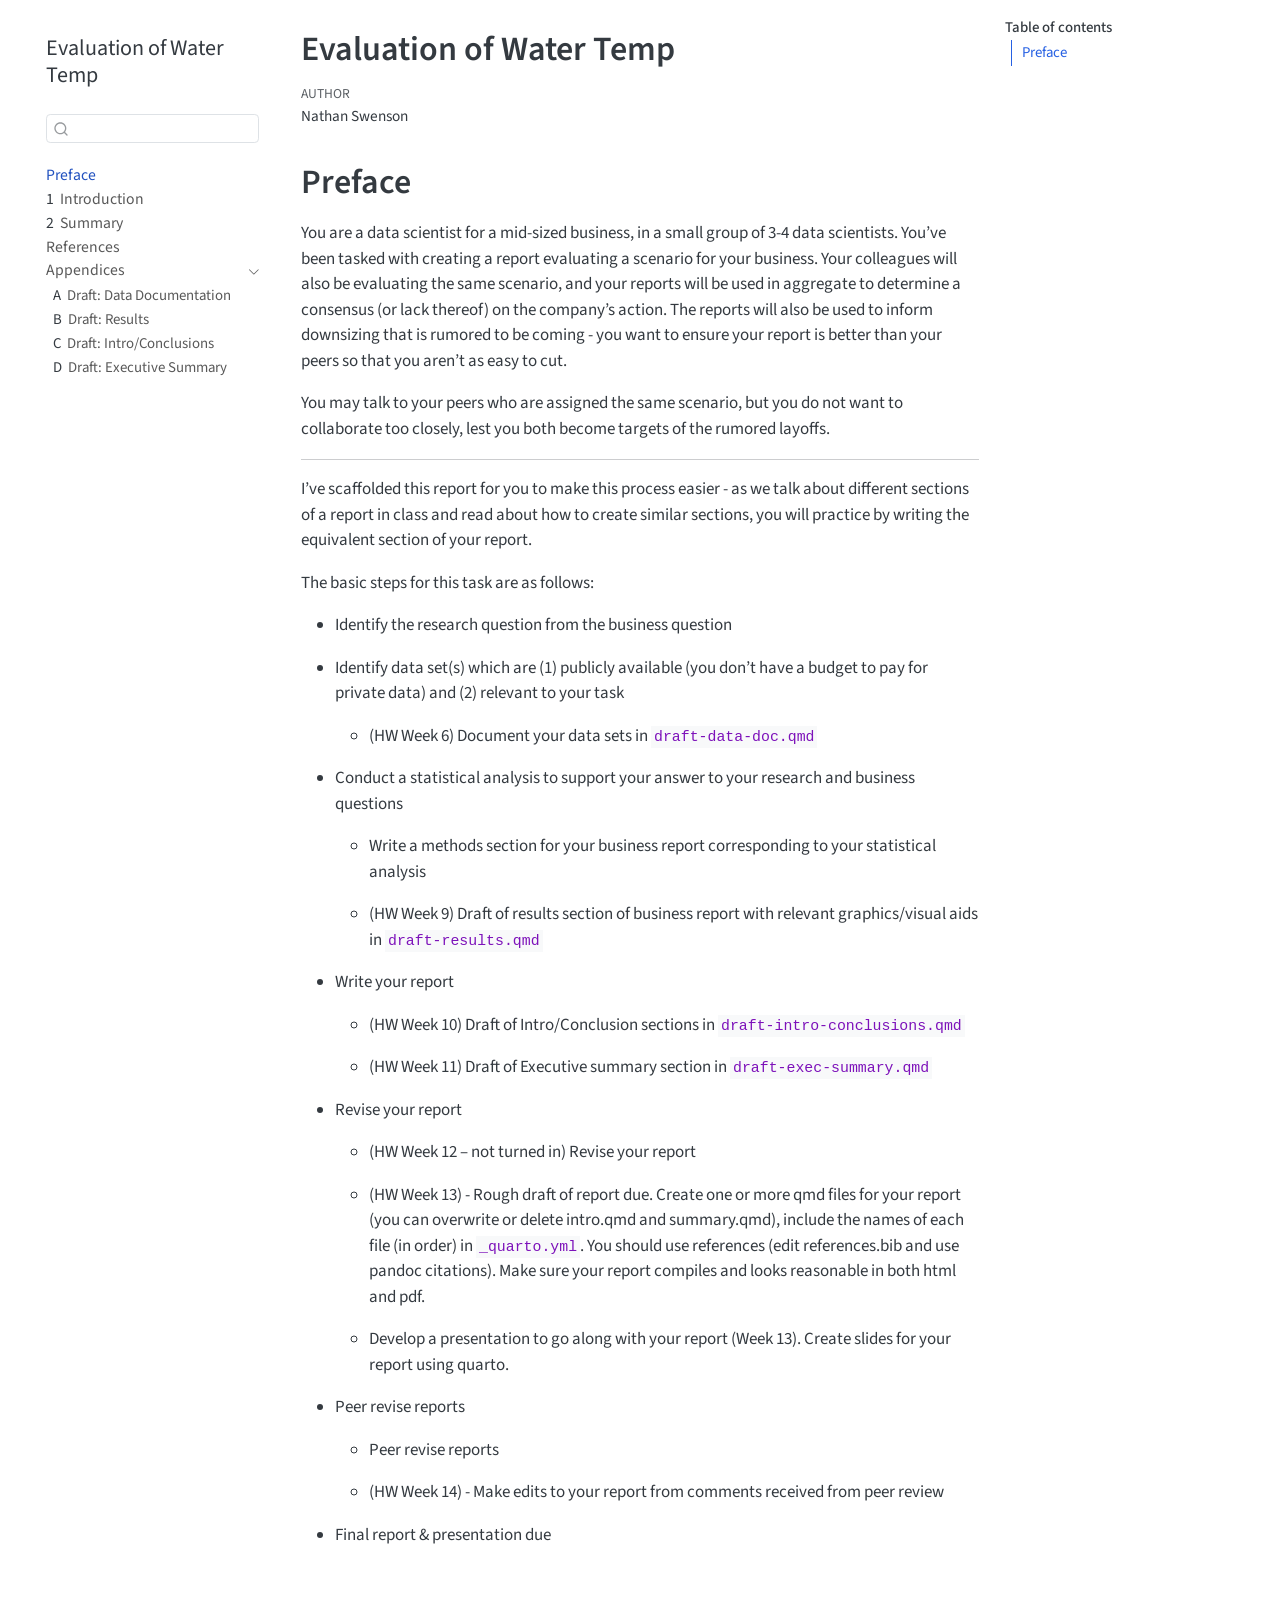
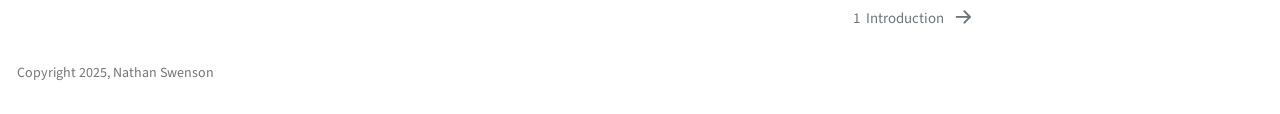
<file: docs/index.html>
<!DOCTYPE html>
<html xmlns="http://www.w3.org/1999/xhtml" lang="en" xml:lang="en"><head>

<meta charset="utf-8">
<meta name="generator" content="quarto-1.6.40">

<meta name="viewport" content="width=device-width, initial-scale=1.0, user-scalable=yes">

<meta name="author" content="Nathan Swenson">

<title>Evaluation of Water Temp</title>
<style>
code{white-space: pre-wrap;}
span.smallcaps{font-variant: small-caps;}
div.columns{display: flex; gap: min(4vw, 1.5em);}
div.column{flex: auto; overflow-x: auto;}
div.hanging-indent{margin-left: 1.5em; text-indent: -1.5em;}
ul.task-list{list-style: none;}
ul.task-list li input[type="checkbox"] {
  width: 0.8em;
  margin: 0 0.8em 0.2em -1em; /* quarto-specific, see https://github.com/quarto-dev/quarto-cli/issues/4556 */ 
  vertical-align: middle;
}
</style>


<script src="site_libs/quarto-nav/quarto-nav.js"></script>
<script src="site_libs/quarto-nav/headroom.min.js"></script>
<script src="site_libs/clipboard/clipboard.min.js"></script>
<script src="site_libs/quarto-search/autocomplete.umd.js"></script>
<script src="site_libs/quarto-search/fuse.min.js"></script>
<script src="site_libs/quarto-search/quarto-search.js"></script>
<meta name="quarto:offset" content="./">
<link href="./intro.html" rel="next">
<script src="site_libs/quarto-html/quarto.js"></script>
<script src="site_libs/quarto-html/popper.min.js"></script>
<script src="site_libs/quarto-html/tippy.umd.min.js"></script>
<script src="site_libs/quarto-html/anchor.min.js"></script>
<link href="site_libs/quarto-html/tippy.css" rel="stylesheet">
<link href="site_libs/quarto-html/quarto-syntax-highlighting-dece3bd051e391dd7205a6b15f93dc59.css" rel="stylesheet" id="quarto-text-highlighting-styles">
<script src="site_libs/bootstrap/bootstrap.min.js"></script>
<link href="site_libs/bootstrap/bootstrap-icons.css" rel="stylesheet">
<link href="site_libs/bootstrap/bootstrap-989e5504e886528910461c002137a974.min.css" rel="stylesheet" append-hash="true" id="quarto-bootstrap" data-mode="light">
<script id="quarto-search-options" type="application/json">{
  "location": "sidebar",
  "copy-button": false,
  "collapse-after": 3,
  "panel-placement": "start",
  "type": "textbox",
  "limit": 50,
  "keyboard-shortcut": [
    "f",
    "/",
    "s"
  ],
  "show-item-context": false,
  "language": {
    "search-no-results-text": "No results",
    "search-matching-documents-text": "matching documents",
    "search-copy-link-title": "Copy link to search",
    "search-hide-matches-text": "Hide additional matches",
    "search-more-match-text": "more match in this document",
    "search-more-matches-text": "more matches in this document",
    "search-clear-button-title": "Clear",
    "search-text-placeholder": "",
    "search-detached-cancel-button-title": "Cancel",
    "search-submit-button-title": "Submit",
    "search-label": "Search"
  }
}</script>


</head>

<body class="nav-sidebar floating">

<div id="quarto-search-results"></div>
  <header id="quarto-header" class="headroom fixed-top">
  <nav class="quarto-secondary-nav">
    <div class="container-fluid d-flex">
      <button type="button" class="quarto-btn-toggle btn" data-bs-toggle="collapse" role="button" data-bs-target=".quarto-sidebar-collapse-item" aria-controls="quarto-sidebar" aria-expanded="false" aria-label="Toggle sidebar navigation" onclick="if (window.quartoToggleHeadroom) { window.quartoToggleHeadroom(); }">
        <i class="bi bi-layout-text-sidebar-reverse"></i>
      </button>
        <nav class="quarto-page-breadcrumbs" aria-label="breadcrumb"><ol class="breadcrumb"><li class="breadcrumb-item"><a href="./index.html">Preface</a></li></ol></nav>
        <a class="flex-grow-1" role="navigation" data-bs-toggle="collapse" data-bs-target=".quarto-sidebar-collapse-item" aria-controls="quarto-sidebar" aria-expanded="false" aria-label="Toggle sidebar navigation" onclick="if (window.quartoToggleHeadroom) { window.quartoToggleHeadroom(); }">      
        </a>
      <button type="button" class="btn quarto-search-button" aria-label="Search" onclick="window.quartoOpenSearch();">
        <i class="bi bi-search"></i>
      </button>
    </div>
  </nav>
</header>
<!-- content -->
<div id="quarto-content" class="quarto-container page-columns page-rows-contents page-layout-article">
<!-- sidebar -->
  <nav id="quarto-sidebar" class="sidebar collapse collapse-horizontal quarto-sidebar-collapse-item sidebar-navigation floating overflow-auto">
    <div class="pt-lg-2 mt-2 text-left sidebar-header">
    <div class="sidebar-title mb-0 py-0">
      <a href="./">Evaluation of Water Temp</a> 
    </div>
      </div>
        <div class="mt-2 flex-shrink-0 align-items-center">
        <div class="sidebar-search">
        <div id="quarto-search" class="" title="Search"></div>
        </div>
        </div>
    <div class="sidebar-menu-container"> 
    <ul class="list-unstyled mt-1">
        <li class="sidebar-item">
  <div class="sidebar-item-container"> 
  <a href="./index.html" class="sidebar-item-text sidebar-link active">
 <span class="menu-text">Preface</span></a>
  </div>
</li>
        <li class="sidebar-item">
  <div class="sidebar-item-container"> 
  <a href="./intro.html" class="sidebar-item-text sidebar-link">
 <span class="menu-text"><span class="chapter-number">1</span>&nbsp; <span class="chapter-title">Introduction</span></span></a>
  </div>
</li>
        <li class="sidebar-item">
  <div class="sidebar-item-container"> 
  <a href="./summary.html" class="sidebar-item-text sidebar-link">
 <span class="menu-text"><span class="chapter-number">2</span>&nbsp; <span class="chapter-title">Summary</span></span></a>
  </div>
</li>
        <li class="sidebar-item">
  <div class="sidebar-item-container"> 
  <a href="./references.html" class="sidebar-item-text sidebar-link">
 <span class="menu-text">References</span></a>
  </div>
</li>
        <li class="sidebar-item sidebar-item-section">
      <div class="sidebar-item-container"> 
            <a class="sidebar-item-text sidebar-link text-start" data-bs-toggle="collapse" data-bs-target="#quarto-sidebar-section-1" role="navigation" aria-expanded="true">
 <span class="menu-text">Appendices</span></a>
          <a class="sidebar-item-toggle text-start" data-bs-toggle="collapse" data-bs-target="#quarto-sidebar-section-1" role="navigation" aria-expanded="true" aria-label="Toggle section">
            <i class="bi bi-chevron-right ms-2"></i>
          </a> 
      </div>
      <ul id="quarto-sidebar-section-1" class="collapse list-unstyled sidebar-section depth1 show">  
          <li class="sidebar-item">
  <div class="sidebar-item-container"> 
  <a href="./draft-data-doc.html" class="sidebar-item-text sidebar-link">
 <span class="menu-text"><span class="chapter-number">A</span>&nbsp; <span class="chapter-title">Draft: Data Documentation</span></span></a>
  </div>
</li>
          <li class="sidebar-item">
  <div class="sidebar-item-container"> 
  <a href="./draft-results.html" class="sidebar-item-text sidebar-link">
 <span class="menu-text"><span class="chapter-number">B</span>&nbsp; <span class="chapter-title">Draft: Results</span></span></a>
  </div>
</li>
          <li class="sidebar-item">
  <div class="sidebar-item-container"> 
  <a href="./draft-intro-conclusions.html" class="sidebar-item-text sidebar-link">
 <span class="menu-text"><span class="chapter-number">C</span>&nbsp; <span class="chapter-title">Draft: Intro/Conclusions</span></span></a>
  </div>
</li>
          <li class="sidebar-item">
  <div class="sidebar-item-container"> 
  <a href="./draft-exec-summary.html" class="sidebar-item-text sidebar-link">
 <span class="menu-text"><span class="chapter-number">D</span>&nbsp; <span class="chapter-title">Draft: Executive Summary</span></span></a>
  </div>
</li>
      </ul>
  </li>
    </ul>
    </div>
</nav>
<div id="quarto-sidebar-glass" class="quarto-sidebar-collapse-item" data-bs-toggle="collapse" data-bs-target=".quarto-sidebar-collapse-item"></div>
<!-- margin-sidebar -->
    <div id="quarto-margin-sidebar" class="sidebar margin-sidebar">
        <nav id="TOC" role="doc-toc" class="toc-active">
    <h2 id="toc-title">Table of contents</h2>
   
  <ul>
  <li><a href="#preface" id="toc-preface" class="nav-link active" data-scroll-target="#preface">Preface</a></li>
  </ul>
</nav>
    </div>
<!-- main -->
<main class="content" id="quarto-document-content">

<header id="title-block-header" class="quarto-title-block default">
<div class="quarto-title">
<h1 class="title">Evaluation of Water Temp</h1>
</div>



<div class="quarto-title-meta">

    <div>
    <div class="quarto-title-meta-heading">Author</div>
    <div class="quarto-title-meta-contents">
             <p>Nathan Swenson </p>
          </div>
  </div>
    
  
    
  </div>
  


</header>


<section id="preface" class="level1 unnumbered">
<h1 class="unnumbered">Preface</h1>
<p>You are a data scientist for a mid-sized business, in a small group of 3-4 data scientists. You’ve been tasked with creating a report evaluating a scenario for your business. Your colleagues will also be evaluating the same scenario, and your reports will be used in aggregate to determine a consensus (or lack thereof) on the company’s action. The reports will also be used to inform downsizing that is rumored to be coming - you want to ensure your report is better than your peers so that you aren’t as easy to cut.</p>
<p>You may talk to your peers who are assigned the same scenario, but you do not want to collaborate too closely, lest you both become targets of the rumored layoffs.</p>
<hr>
<p>I’ve scaffolded this report for you to make this process easier - as we talk about different sections of a report in class and read about how to create similar sections, you will practice by writing the equivalent section of your report.</p>
<p>The basic steps for this task are as follows:</p>
<ul>
<li><p>Identify the research question from the business question</p></li>
<li><p>Identify data set(s) which are (1) publicly available (you don’t have a budget to pay for private data) and (2) relevant to your task</p>
<ul>
<li>(HW Week 6) Document your data sets in <code>draft-data-doc.qmd</code></li>
</ul></li>
<li><p>Conduct a statistical analysis to support your answer to your research and business questions</p>
<ul>
<li><p>Write a methods section for your business report corresponding to your statistical analysis</p></li>
<li><p>(HW Week 9) Draft of results section of business report with relevant graphics/visual aids in <code>draft-results.qmd</code></p></li>
</ul></li>
<li><p>Write your report</p>
<ul>
<li><p>(HW Week 10) Draft of Intro/Conclusion sections in <code>draft-intro-conclusions.qmd</code></p></li>
<li><p>(HW Week 11) Draft of Executive summary section in <code>draft-exec-summary.qmd</code></p></li>
</ul></li>
<li><p>Revise your report</p>
<ul>
<li><p>(HW Week 12 – not turned in) Revise your report</p></li>
<li><p>(HW Week 13) - Rough draft of report due. Create one or more qmd files for your report (you can overwrite or delete intro.qmd and summary.qmd), include the names of each file (in order) in <code>_quarto.yml</code>. You should use references (edit references.bib and use pandoc citations). Make sure your report compiles and looks reasonable in both html and pdf.</p></li>
<li><p>Develop a presentation to go along with your report (Week 13). Create slides for your report using quarto.</p></li>
</ul></li>
<li><p>Peer revise reports</p>
<ul>
<li><p>Peer revise reports</p></li>
<li><p>(HW Week 14) - Make edits to your report from comments received from peer review</p></li>
</ul></li>
<li><p>Final report &amp; presentation due</p></li>
</ul>


</section>

</main> <!-- /main -->
<script id="quarto-html-after-body" type="application/javascript">
window.document.addEventListener("DOMContentLoaded", function (event) {
  const toggleBodyColorMode = (bsSheetEl) => {
    const mode = bsSheetEl.getAttribute("data-mode");
    const bodyEl = window.document.querySelector("body");
    if (mode === "dark") {
      bodyEl.classList.add("quarto-dark");
      bodyEl.classList.remove("quarto-light");
    } else {
      bodyEl.classList.add("quarto-light");
      bodyEl.classList.remove("quarto-dark");
    }
  }
  const toggleBodyColorPrimary = () => {
    const bsSheetEl = window.document.querySelector("link#quarto-bootstrap");
    if (bsSheetEl) {
      toggleBodyColorMode(bsSheetEl);
    }
  }
  toggleBodyColorPrimary();  
  const icon = "";
  const anchorJS = new window.AnchorJS();
  anchorJS.options = {
    placement: 'right',
    icon: icon
  };
  anchorJS.add('.anchored');
  const isCodeAnnotation = (el) => {
    for (const clz of el.classList) {
      if (clz.startsWith('code-annotation-')) {                     
        return true;
      }
    }
    return false;
  }
  const onCopySuccess = function(e) {
    // button target
    const button = e.trigger;
    // don't keep focus
    button.blur();
    // flash "checked"
    button.classList.add('code-copy-button-checked');
    var currentTitle = button.getAttribute("title");
    button.setAttribute("title", "Copied!");
    let tooltip;
    if (window.bootstrap) {
      button.setAttribute("data-bs-toggle", "tooltip");
      button.setAttribute("data-bs-placement", "left");
      button.setAttribute("data-bs-title", "Copied!");
      tooltip = new bootstrap.Tooltip(button, 
        { trigger: "manual", 
          customClass: "code-copy-button-tooltip",
          offset: [0, -8]});
      tooltip.show();    
    }
    setTimeout(function() {
      if (tooltip) {
        tooltip.hide();
        button.removeAttribute("data-bs-title");
        button.removeAttribute("data-bs-toggle");
        button.removeAttribute("data-bs-placement");
      }
      button.setAttribute("title", currentTitle);
      button.classList.remove('code-copy-button-checked');
    }, 1000);
    // clear code selection
    e.clearSelection();
  }
  const getTextToCopy = function(trigger) {
      const codeEl = trigger.previousElementSibling.cloneNode(true);
      for (const childEl of codeEl.children) {
        if (isCodeAnnotation(childEl)) {
          childEl.remove();
        }
      }
      return codeEl.innerText;
  }
  const clipboard = new window.ClipboardJS('.code-copy-button:not([data-in-quarto-modal])', {
    text: getTextToCopy
  });
  clipboard.on('success', onCopySuccess);
  if (window.document.getElementById('quarto-embedded-source-code-modal')) {
    const clipboardModal = new window.ClipboardJS('.code-copy-button[data-in-quarto-modal]', {
      text: getTextToCopy,
      container: window.document.getElementById('quarto-embedded-source-code-modal')
    });
    clipboardModal.on('success', onCopySuccess);
  }
    var localhostRegex = new RegExp(/^(?:http|https):\/\/localhost\:?[0-9]*\//);
    var mailtoRegex = new RegExp(/^mailto:/);
      var filterRegex = new RegExp('/' + window.location.host + '/');
    var isInternal = (href) => {
        return filterRegex.test(href) || localhostRegex.test(href) || mailtoRegex.test(href);
    }
    // Inspect non-navigation links and adorn them if external
 	var links = window.document.querySelectorAll('a[href]:not(.nav-link):not(.navbar-brand):not(.toc-action):not(.sidebar-link):not(.sidebar-item-toggle):not(.pagination-link):not(.no-external):not([aria-hidden]):not(.dropdown-item):not(.quarto-navigation-tool):not(.about-link)');
    for (var i=0; i<links.length; i++) {
      const link = links[i];
      if (!isInternal(link.href)) {
        // undo the damage that might have been done by quarto-nav.js in the case of
        // links that we want to consider external
        if (link.dataset.originalHref !== undefined) {
          link.href = link.dataset.originalHref;
        }
      }
    }
  function tippyHover(el, contentFn, onTriggerFn, onUntriggerFn) {
    const config = {
      allowHTML: true,
      maxWidth: 500,
      delay: 100,
      arrow: false,
      appendTo: function(el) {
          return el.parentElement;
      },
      interactive: true,
      interactiveBorder: 10,
      theme: 'quarto',
      placement: 'bottom-start',
    };
    if (contentFn) {
      config.content = contentFn;
    }
    if (onTriggerFn) {
      config.onTrigger = onTriggerFn;
    }
    if (onUntriggerFn) {
      config.onUntrigger = onUntriggerFn;
    }
    window.tippy(el, config); 
  }
  const noterefs = window.document.querySelectorAll('a[role="doc-noteref"]');
  for (var i=0; i<noterefs.length; i++) {
    const ref = noterefs[i];
    tippyHover(ref, function() {
      // use id or data attribute instead here
      let href = ref.getAttribute('data-footnote-href') || ref.getAttribute('href');
      try { href = new URL(href).hash; } catch {}
      const id = href.replace(/^#\/?/, "");
      const note = window.document.getElementById(id);
      if (note) {
        return note.innerHTML;
      } else {
        return "";
      }
    });
  }
  const xrefs = window.document.querySelectorAll('a.quarto-xref');
  const processXRef = (id, note) => {
    // Strip column container classes
    const stripColumnClz = (el) => {
      el.classList.remove("page-full", "page-columns");
      if (el.children) {
        for (const child of el.children) {
          stripColumnClz(child);
        }
      }
    }
    stripColumnClz(note)
    if (id === null || id.startsWith('sec-')) {
      // Special case sections, only their first couple elements
      const container = document.createElement("div");
      if (note.children && note.children.length > 2) {
        container.appendChild(note.children[0].cloneNode(true));
        for (let i = 1; i < note.children.length; i++) {
          const child = note.children[i];
          if (child.tagName === "P" && child.innerText === "") {
            continue;
          } else {
            container.appendChild(child.cloneNode(true));
            break;
          }
        }
        if (window.Quarto?.typesetMath) {
          window.Quarto.typesetMath(container);
        }
        return container.innerHTML
      } else {
        if (window.Quarto?.typesetMath) {
          window.Quarto.typesetMath(note);
        }
        return note.innerHTML;
      }
    } else {
      // Remove any anchor links if they are present
      const anchorLink = note.querySelector('a.anchorjs-link');
      if (anchorLink) {
        anchorLink.remove();
      }
      if (window.Quarto?.typesetMath) {
        window.Quarto.typesetMath(note);
      }
      if (note.classList.contains("callout")) {
        return note.outerHTML;
      } else {
        return note.innerHTML;
      }
    }
  }
  for (var i=0; i<xrefs.length; i++) {
    const xref = xrefs[i];
    tippyHover(xref, undefined, function(instance) {
      instance.disable();
      let url = xref.getAttribute('href');
      let hash = undefined; 
      if (url.startsWith('#')) {
        hash = url;
      } else {
        try { hash = new URL(url).hash; } catch {}
      }
      if (hash) {
        const id = hash.replace(/^#\/?/, "");
        const note = window.document.getElementById(id);
        if (note !== null) {
          try {
            const html = processXRef(id, note.cloneNode(true));
            instance.setContent(html);
          } finally {
            instance.enable();
            instance.show();
          }
        } else {
          // See if we can fetch this
          fetch(url.split('#')[0])
          .then(res => res.text())
          .then(html => {
            const parser = new DOMParser();
            const htmlDoc = parser.parseFromString(html, "text/html");
            const note = htmlDoc.getElementById(id);
            if (note !== null) {
              const html = processXRef(id, note);
              instance.setContent(html);
            } 
          }).finally(() => {
            instance.enable();
            instance.show();
          });
        }
      } else {
        // See if we can fetch a full url (with no hash to target)
        // This is a special case and we should probably do some content thinning / targeting
        fetch(url)
        .then(res => res.text())
        .then(html => {
          const parser = new DOMParser();
          const htmlDoc = parser.parseFromString(html, "text/html");
          const note = htmlDoc.querySelector('main.content');
          if (note !== null) {
            // This should only happen for chapter cross references
            // (since there is no id in the URL)
            // remove the first header
            if (note.children.length > 0 && note.children[0].tagName === "HEADER") {
              note.children[0].remove();
            }
            const html = processXRef(null, note);
            instance.setContent(html);
          } 
        }).finally(() => {
          instance.enable();
          instance.show();
        });
      }
    }, function(instance) {
    });
  }
      let selectedAnnoteEl;
      const selectorForAnnotation = ( cell, annotation) => {
        let cellAttr = 'data-code-cell="' + cell + '"';
        let lineAttr = 'data-code-annotation="' +  annotation + '"';
        const selector = 'span[' + cellAttr + '][' + lineAttr + ']';
        return selector;
      }
      const selectCodeLines = (annoteEl) => {
        const doc = window.document;
        const targetCell = annoteEl.getAttribute("data-target-cell");
        const targetAnnotation = annoteEl.getAttribute("data-target-annotation");
        const annoteSpan = window.document.querySelector(selectorForAnnotation(targetCell, targetAnnotation));
        const lines = annoteSpan.getAttribute("data-code-lines").split(",");
        const lineIds = lines.map((line) => {
          return targetCell + "-" + line;
        })
        let top = null;
        let height = null;
        let parent = null;
        if (lineIds.length > 0) {
            //compute the position of the single el (top and bottom and make a div)
            const el = window.document.getElementById(lineIds[0]);
            top = el.offsetTop;
            height = el.offsetHeight;
            parent = el.parentElement.parentElement;
          if (lineIds.length > 1) {
            const lastEl = window.document.getElementById(lineIds[lineIds.length - 1]);
            const bottom = lastEl.offsetTop + lastEl.offsetHeight;
            height = bottom - top;
          }
          if (top !== null && height !== null && parent !== null) {
            // cook up a div (if necessary) and position it 
            let div = window.document.getElementById("code-annotation-line-highlight");
            if (div === null) {
              div = window.document.createElement("div");
              div.setAttribute("id", "code-annotation-line-highlight");
              div.style.position = 'absolute';
              parent.appendChild(div);
            }
            div.style.top = top - 2 + "px";
            div.style.height = height + 4 + "px";
            div.style.left = 0;
            let gutterDiv = window.document.getElementById("code-annotation-line-highlight-gutter");
            if (gutterDiv === null) {
              gutterDiv = window.document.createElement("div");
              gutterDiv.setAttribute("id", "code-annotation-line-highlight-gutter");
              gutterDiv.style.position = 'absolute';
              const codeCell = window.document.getElementById(targetCell);
              const gutter = codeCell.querySelector('.code-annotation-gutter');
              gutter.appendChild(gutterDiv);
            }
            gutterDiv.style.top = top - 2 + "px";
            gutterDiv.style.height = height + 4 + "px";
          }
          selectedAnnoteEl = annoteEl;
        }
      };
      const unselectCodeLines = () => {
        const elementsIds = ["code-annotation-line-highlight", "code-annotation-line-highlight-gutter"];
        elementsIds.forEach((elId) => {
          const div = window.document.getElementById(elId);
          if (div) {
            div.remove();
          }
        });
        selectedAnnoteEl = undefined;
      };
        // Handle positioning of the toggle
    window.addEventListener(
      "resize",
      throttle(() => {
        elRect = undefined;
        if (selectedAnnoteEl) {
          selectCodeLines(selectedAnnoteEl);
        }
      }, 10)
    );
    function throttle(fn, ms) {
    let throttle = false;
    let timer;
      return (...args) => {
        if(!throttle) { // first call gets through
            fn.apply(this, args);
            throttle = true;
        } else { // all the others get throttled
            if(timer) clearTimeout(timer); // cancel #2
            timer = setTimeout(() => {
              fn.apply(this, args);
              timer = throttle = false;
            }, ms);
        }
      };
    }
      // Attach click handler to the DT
      const annoteDls = window.document.querySelectorAll('dt[data-target-cell]');
      for (const annoteDlNode of annoteDls) {
        annoteDlNode.addEventListener('click', (event) => {
          const clickedEl = event.target;
          if (clickedEl !== selectedAnnoteEl) {
            unselectCodeLines();
            const activeEl = window.document.querySelector('dt[data-target-cell].code-annotation-active');
            if (activeEl) {
              activeEl.classList.remove('code-annotation-active');
            }
            selectCodeLines(clickedEl);
            clickedEl.classList.add('code-annotation-active');
          } else {
            // Unselect the line
            unselectCodeLines();
            clickedEl.classList.remove('code-annotation-active');
          }
        });
      }
  const findCites = (el) => {
    const parentEl = el.parentElement;
    if (parentEl) {
      const cites = parentEl.dataset.cites;
      if (cites) {
        return {
          el,
          cites: cites.split(' ')
        };
      } else {
        return findCites(el.parentElement)
      }
    } else {
      return undefined;
    }
  };
  var bibliorefs = window.document.querySelectorAll('a[role="doc-biblioref"]');
  for (var i=0; i<bibliorefs.length; i++) {
    const ref = bibliorefs[i];
    const citeInfo = findCites(ref);
    if (citeInfo) {
      tippyHover(citeInfo.el, function() {
        var popup = window.document.createElement('div');
        citeInfo.cites.forEach(function(cite) {
          var citeDiv = window.document.createElement('div');
          citeDiv.classList.add('hanging-indent');
          citeDiv.classList.add('csl-entry');
          var biblioDiv = window.document.getElementById('ref-' + cite);
          if (biblioDiv) {
            citeDiv.innerHTML = biblioDiv.innerHTML;
          }
          popup.appendChild(citeDiv);
        });
        return popup.innerHTML;
      });
    }
  }
});
</script>
<nav class="page-navigation">
  <div class="nav-page nav-page-previous">
  </div>
  <div class="nav-page nav-page-next">
      <a href="./intro.html" class="pagination-link" aria-label="Introduction">
        <span class="nav-page-text"><span class="chapter-number">1</span>&nbsp; <span class="chapter-title">Introduction</span></span> <i class="bi bi-arrow-right-short"></i>
      </a>
  </div>
</nav>
</div> <!-- /content -->
<footer class="footer">
  <div class="nav-footer">
    <div class="nav-footer-left">
<p>Copyright 2025, Nathan Swenson</p>
</div>   
    <div class="nav-footer-center">
      &nbsp;
    </div>
    <div class="nav-footer-right">
      &nbsp;
    </div>
  </div>
</footer>




</body></html>
</file>
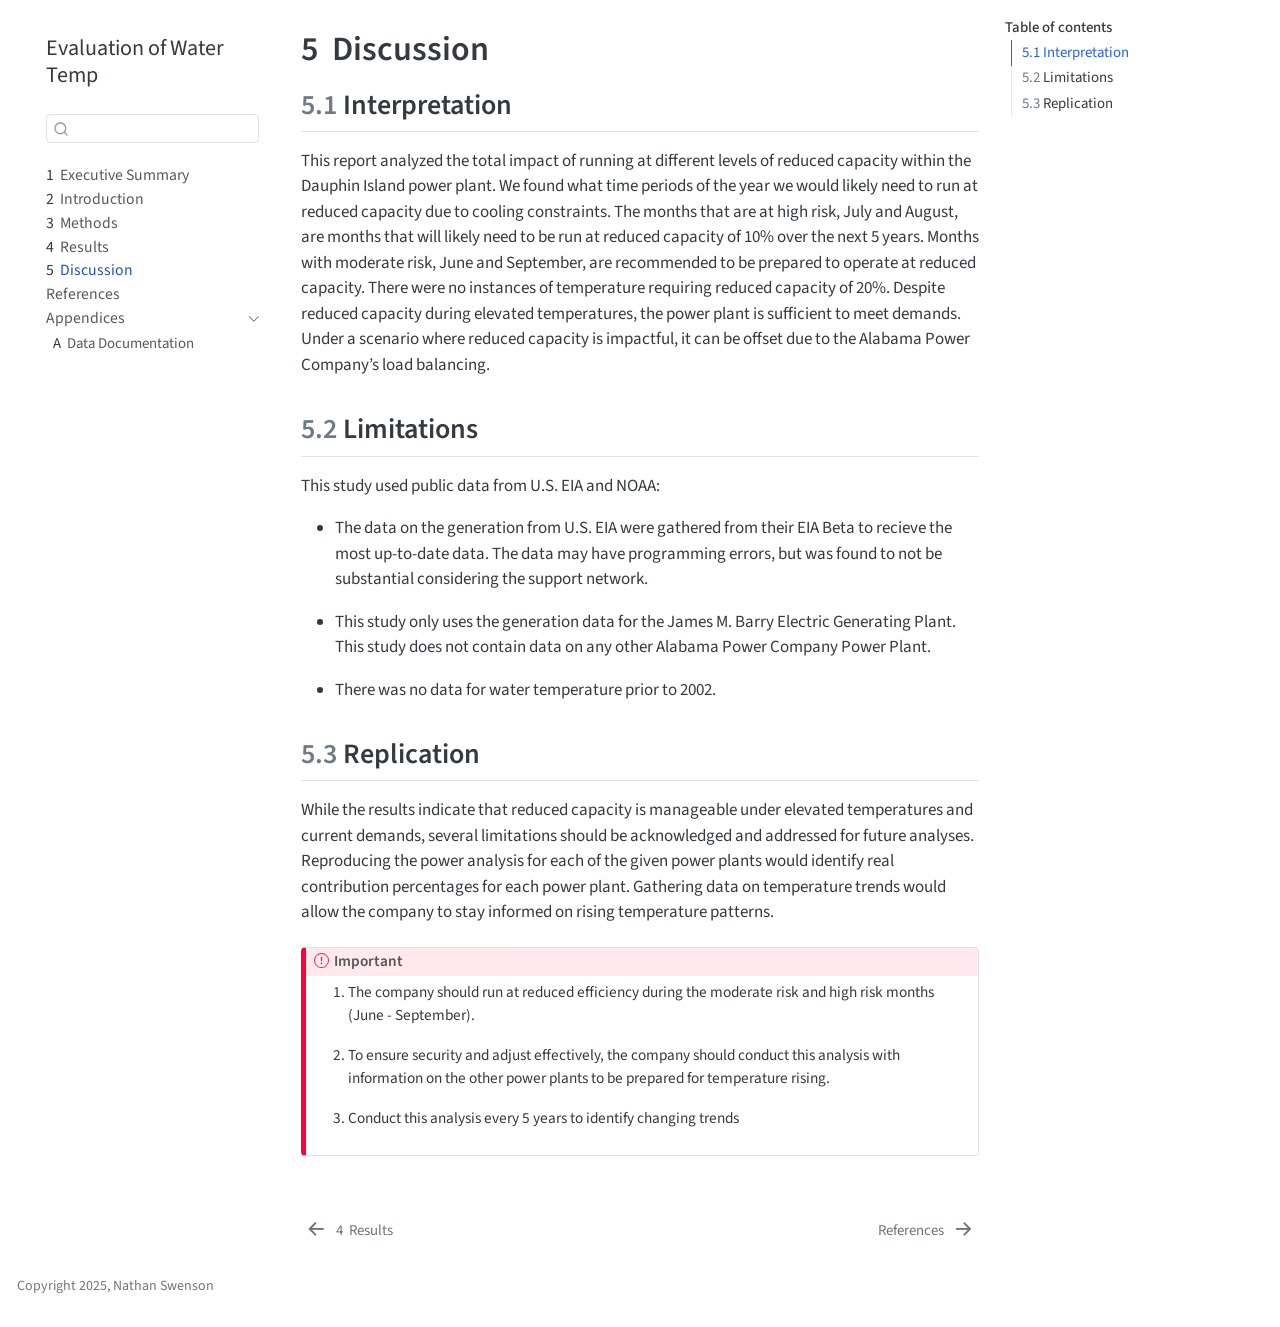
<file: docs/conclusions.html>
<!DOCTYPE html>
<html xmlns="http://www.w3.org/1999/xhtml" lang="en" xml:lang="en"><head>

<meta charset="utf-8">
<meta name="generator" content="quarto-1.6.40">

<meta name="viewport" content="width=device-width, initial-scale=1.0, user-scalable=yes">


<title>5&nbsp; Discussion – Evaluation of Water Temp</title>
<style>
code{white-space: pre-wrap;}
span.smallcaps{font-variant: small-caps;}
div.columns{display: flex; gap: min(4vw, 1.5em);}
div.column{flex: auto; overflow-x: auto;}
div.hanging-indent{margin-left: 1.5em; text-indent: -1.5em;}
ul.task-list{list-style: none;}
ul.task-list li input[type="checkbox"] {
  width: 0.8em;
  margin: 0 0.8em 0.2em -1em; /* quarto-specific, see https://github.com/quarto-dev/quarto-cli/issues/4556 */ 
  vertical-align: middle;
}
</style>


<script src="site_libs/quarto-nav/quarto-nav.js"></script>
<script src="site_libs/quarto-nav/headroom.min.js"></script>
<script src="site_libs/clipboard/clipboard.min.js"></script>
<script src="site_libs/quarto-search/autocomplete.umd.js"></script>
<script src="site_libs/quarto-search/fuse.min.js"></script>
<script src="site_libs/quarto-search/quarto-search.js"></script>
<meta name="quarto:offset" content="./">
<link href="./references.html" rel="next">
<link href="./results.html" rel="prev">
<script src="site_libs/quarto-html/quarto.js"></script>
<script src="site_libs/quarto-html/popper.min.js"></script>
<script src="site_libs/quarto-html/tippy.umd.min.js"></script>
<script src="site_libs/quarto-html/anchor.min.js"></script>
<link href="site_libs/quarto-html/tippy.css" rel="stylesheet">
<link href="site_libs/quarto-html/quarto-syntax-highlighting-dece3bd051e391dd7205a6b15f93dc59.css" rel="stylesheet" id="quarto-text-highlighting-styles">
<script src="site_libs/bootstrap/bootstrap.min.js"></script>
<link href="site_libs/bootstrap/bootstrap-icons.css" rel="stylesheet">
<link href="site_libs/bootstrap/bootstrap-989e5504e886528910461c002137a974.min.css" rel="stylesheet" append-hash="true" id="quarto-bootstrap" data-mode="light">
<script id="quarto-search-options" type="application/json">{
  "location": "sidebar",
  "copy-button": false,
  "collapse-after": 3,
  "panel-placement": "start",
  "type": "textbox",
  "limit": 50,
  "keyboard-shortcut": [
    "f",
    "/",
    "s"
  ],
  "show-item-context": false,
  "language": {
    "search-no-results-text": "No results",
    "search-matching-documents-text": "matching documents",
    "search-copy-link-title": "Copy link to search",
    "search-hide-matches-text": "Hide additional matches",
    "search-more-match-text": "more match in this document",
    "search-more-matches-text": "more matches in this document",
    "search-clear-button-title": "Clear",
    "search-text-placeholder": "",
    "search-detached-cancel-button-title": "Cancel",
    "search-submit-button-title": "Submit",
    "search-label": "Search"
  }
}</script>


</head>

<body class="nav-sidebar floating">

<div id="quarto-search-results"></div>
  <header id="quarto-header" class="headroom fixed-top">
  <nav class="quarto-secondary-nav">
    <div class="container-fluid d-flex">
      <button type="button" class="quarto-btn-toggle btn" data-bs-toggle="collapse" role="button" data-bs-target=".quarto-sidebar-collapse-item" aria-controls="quarto-sidebar" aria-expanded="false" aria-label="Toggle sidebar navigation" onclick="if (window.quartoToggleHeadroom) { window.quartoToggleHeadroom(); }">
        <i class="bi bi-layout-text-sidebar-reverse"></i>
      </button>
        <nav class="quarto-page-breadcrumbs" aria-label="breadcrumb"><ol class="breadcrumb"><li class="breadcrumb-item"><a href="./conclusions.html"><span class="chapter-number">5</span>&nbsp; <span class="chapter-title">Discussion</span></a></li></ol></nav>
        <a class="flex-grow-1" role="navigation" data-bs-toggle="collapse" data-bs-target=".quarto-sidebar-collapse-item" aria-controls="quarto-sidebar" aria-expanded="false" aria-label="Toggle sidebar navigation" onclick="if (window.quartoToggleHeadroom) { window.quartoToggleHeadroom(); }">      
        </a>
      <button type="button" class="btn quarto-search-button" aria-label="Search" onclick="window.quartoOpenSearch();">
        <i class="bi bi-search"></i>
      </button>
    </div>
  </nav>
</header>
<!-- content -->
<div id="quarto-content" class="quarto-container page-columns page-rows-contents page-layout-article">
<!-- sidebar -->
  <nav id="quarto-sidebar" class="sidebar collapse collapse-horizontal quarto-sidebar-collapse-item sidebar-navigation floating overflow-auto">
    <div class="pt-lg-2 mt-2 text-left sidebar-header">
    <div class="sidebar-title mb-0 py-0">
      <a href="./">Evaluation of Water Temp</a> 
    </div>
      </div>
        <div class="mt-2 flex-shrink-0 align-items-center">
        <div class="sidebar-search">
        <div id="quarto-search" class="" title="Search"></div>
        </div>
        </div>
    <div class="sidebar-menu-container"> 
    <ul class="list-unstyled mt-1">
        <li class="sidebar-item">
  <div class="sidebar-item-container"> 
  <a href="./index.html" class="sidebar-item-text sidebar-link">
 <span class="menu-text"><span class="chapter-number">1</span>&nbsp; <span class="chapter-title">Executive Summary</span></span></a>
  </div>
</li>
        <li class="sidebar-item">
  <div class="sidebar-item-container"> 
  <a href="./intro.html" class="sidebar-item-text sidebar-link">
 <span class="menu-text"><span class="chapter-number">2</span>&nbsp; <span class="chapter-title">Introduction</span></span></a>
  </div>
</li>
        <li class="sidebar-item">
  <div class="sidebar-item-container"> 
  <a href="./methods.html" class="sidebar-item-text sidebar-link">
 <span class="menu-text"><span class="chapter-number">3</span>&nbsp; <span class="chapter-title">Methods</span></span></a>
  </div>
</li>
        <li class="sidebar-item">
  <div class="sidebar-item-container"> 
  <a href="./results.html" class="sidebar-item-text sidebar-link">
 <span class="menu-text"><span class="chapter-number">4</span>&nbsp; <span class="chapter-title">Results</span></span></a>
  </div>
</li>
        <li class="sidebar-item">
  <div class="sidebar-item-container"> 
  <a href="./conclusions.html" class="sidebar-item-text sidebar-link active">
 <span class="menu-text"><span class="chapter-number">5</span>&nbsp; <span class="chapter-title">Discussion</span></span></a>
  </div>
</li>
        <li class="sidebar-item">
  <div class="sidebar-item-container"> 
  <a href="./references.html" class="sidebar-item-text sidebar-link">
 <span class="menu-text">References</span></a>
  </div>
</li>
        <li class="sidebar-item sidebar-item-section">
      <div class="sidebar-item-container"> 
            <a class="sidebar-item-text sidebar-link text-start" data-bs-toggle="collapse" data-bs-target="#quarto-sidebar-section-1" role="navigation" aria-expanded="true">
 <span class="menu-text">Appendices</span></a>
          <a class="sidebar-item-toggle text-start" data-bs-toggle="collapse" data-bs-target="#quarto-sidebar-section-1" role="navigation" aria-expanded="true" aria-label="Toggle section">
            <i class="bi bi-chevron-right ms-2"></i>
          </a> 
      </div>
      <ul id="quarto-sidebar-section-1" class="collapse list-unstyled sidebar-section depth1 show">  
          <li class="sidebar-item">
  <div class="sidebar-item-container"> 
  <a href="./data-doc.html" class="sidebar-item-text sidebar-link">
 <span class="menu-text"><span class="chapter-number">A</span>&nbsp; <span class="chapter-title">Data Documentation</span></span></a>
  </div>
</li>
      </ul>
  </li>
    </ul>
    </div>
</nav>
<div id="quarto-sidebar-glass" class="quarto-sidebar-collapse-item" data-bs-toggle="collapse" data-bs-target=".quarto-sidebar-collapse-item"></div>
<!-- margin-sidebar -->
    <div id="quarto-margin-sidebar" class="sidebar margin-sidebar">
        <nav id="TOC" role="doc-toc" class="toc-active">
    <h2 id="toc-title">Table of contents</h2>
   
  <ul>
  <li><a href="#interpretation" id="toc-interpretation" class="nav-link active" data-scroll-target="#interpretation"><span class="header-section-number">5.1</span> Interpretation</a></li>
  <li><a href="#limitations" id="toc-limitations" class="nav-link" data-scroll-target="#limitations"><span class="header-section-number">5.2</span> Limitations</a></li>
  <li><a href="#replication" id="toc-replication" class="nav-link" data-scroll-target="#replication"><span class="header-section-number">5.3</span> Replication</a></li>
  </ul>
</nav>
    </div>
<!-- main -->
<main class="content" id="quarto-document-content">

<header id="title-block-header" class="quarto-title-block default">
<div class="quarto-title">
<h1 class="title"><span class="chapter-number">5</span>&nbsp; <span class="chapter-title">Discussion</span></h1>
</div>



<div class="quarto-title-meta">

    
  
    
  </div>
  


</header>


<section id="interpretation" class="level2" data-number="5.1">
<h2 data-number="5.1" class="anchored" data-anchor-id="interpretation"><span class="header-section-number">5.1</span> Interpretation</h2>
<p>This report analyzed the total impact of running at different levels of reduced capacity within the Dauphin Island power plant. We found what time periods of the year we would likely need to run at reduced capacity due to cooling constraints. The months that are at high risk, July and August, are months that will likely need to be run at reduced capacity of 10% over the next 5 years. Months with moderate risk, June and September, are recommended to be prepared to operate at reduced capacity. There were no instances of temperature requiring reduced capacity of 20%. Despite reduced capacity during elevated temperatures, the power plant is sufficient to meet demands. Under a scenario where reduced capacity is impactful, it can be offset due to the Alabama Power Company’s load balancing.</p>
</section>
<section id="limitations" class="level2" data-number="5.2">
<h2 data-number="5.2" class="anchored" data-anchor-id="limitations"><span class="header-section-number">5.2</span> Limitations</h2>
<p>This study used public data from U.S. EIA and NOAA:</p>
<ul>
<li><p>The data on the generation from U.S. EIA were gathered from their EIA Beta to recieve the most up-to-date data. The data may have programming errors, but was found to not be substantial considering the support network.</p></li>
<li><p>This study only uses the generation data for the James M. Barry Electric Generating Plant. This study does not contain data on any other Alabama Power Company Power Plant.</p></li>
<li><p>There was no data for water temperature prior to 2002.</p></li>
</ul>
</section>
<section id="replication" class="level2" data-number="5.3">
<h2 data-number="5.3" class="anchored" data-anchor-id="replication"><span class="header-section-number">5.3</span> Replication</h2>
<p>While the results indicate that reduced capacity is manageable under elevated temperatures and current demands, several limitations should be acknowledged and addressed for future analyses. Reproducing the power analysis for each of the given power plants would identify real contribution percentages for each power plant. Gathering data on temperature trends would allow the company to stay informed on rising temperature patterns.</p>
<div class="callout callout-style-default callout-important callout-titled">
<div class="callout-header d-flex align-content-center">
<div class="callout-icon-container">
<i class="callout-icon"></i>
</div>
<div class="callout-title-container flex-fill">
Important
</div>
</div>
<div class="callout-body-container callout-body">
<ol type="1">
<li><p>The company should run at reduced efficiency during the moderate risk and high risk months (June - September).</p></li>
<li><p>To ensure security and adjust effectively, the company should conduct this analysis with information on the other power plants to be prepared for temperature rising.</p></li>
<li><p>Conduct this analysis every 5 years to identify changing trends</p></li>
</ol>
</div>
</div>


</section>

</main> <!-- /main -->
<script id="quarto-html-after-body" type="application/javascript">
window.document.addEventListener("DOMContentLoaded", function (event) {
  const toggleBodyColorMode = (bsSheetEl) => {
    const mode = bsSheetEl.getAttribute("data-mode");
    const bodyEl = window.document.querySelector("body");
    if (mode === "dark") {
      bodyEl.classList.add("quarto-dark");
      bodyEl.classList.remove("quarto-light");
    } else {
      bodyEl.classList.add("quarto-light");
      bodyEl.classList.remove("quarto-dark");
    }
  }
  const toggleBodyColorPrimary = () => {
    const bsSheetEl = window.document.querySelector("link#quarto-bootstrap");
    if (bsSheetEl) {
      toggleBodyColorMode(bsSheetEl);
    }
  }
  toggleBodyColorPrimary();  
  const icon = "";
  const anchorJS = new window.AnchorJS();
  anchorJS.options = {
    placement: 'right',
    icon: icon
  };
  anchorJS.add('.anchored');
  const isCodeAnnotation = (el) => {
    for (const clz of el.classList) {
      if (clz.startsWith('code-annotation-')) {                     
        return true;
      }
    }
    return false;
  }
  const onCopySuccess = function(e) {
    // button target
    const button = e.trigger;
    // don't keep focus
    button.blur();
    // flash "checked"
    button.classList.add('code-copy-button-checked');
    var currentTitle = button.getAttribute("title");
    button.setAttribute("title", "Copied!");
    let tooltip;
    if (window.bootstrap) {
      button.setAttribute("data-bs-toggle", "tooltip");
      button.setAttribute("data-bs-placement", "left");
      button.setAttribute("data-bs-title", "Copied!");
      tooltip = new bootstrap.Tooltip(button, 
        { trigger: "manual", 
          customClass: "code-copy-button-tooltip",
          offset: [0, -8]});
      tooltip.show();    
    }
    setTimeout(function() {
      if (tooltip) {
        tooltip.hide();
        button.removeAttribute("data-bs-title");
        button.removeAttribute("data-bs-toggle");
        button.removeAttribute("data-bs-placement");
      }
      button.setAttribute("title", currentTitle);
      button.classList.remove('code-copy-button-checked');
    }, 1000);
    // clear code selection
    e.clearSelection();
  }
  const getTextToCopy = function(trigger) {
      const codeEl = trigger.previousElementSibling.cloneNode(true);
      for (const childEl of codeEl.children) {
        if (isCodeAnnotation(childEl)) {
          childEl.remove();
        }
      }
      return codeEl.innerText;
  }
  const clipboard = new window.ClipboardJS('.code-copy-button:not([data-in-quarto-modal])', {
    text: getTextToCopy
  });
  clipboard.on('success', onCopySuccess);
  if (window.document.getElementById('quarto-embedded-source-code-modal')) {
    const clipboardModal = new window.ClipboardJS('.code-copy-button[data-in-quarto-modal]', {
      text: getTextToCopy,
      container: window.document.getElementById('quarto-embedded-source-code-modal')
    });
    clipboardModal.on('success', onCopySuccess);
  }
    var localhostRegex = new RegExp(/^(?:http|https):\/\/localhost\:?[0-9]*\//);
    var mailtoRegex = new RegExp(/^mailto:/);
      var filterRegex = new RegExp('/' + window.location.host + '/');
    var isInternal = (href) => {
        return filterRegex.test(href) || localhostRegex.test(href) || mailtoRegex.test(href);
    }
    // Inspect non-navigation links and adorn them if external
 	var links = window.document.querySelectorAll('a[href]:not(.nav-link):not(.navbar-brand):not(.toc-action):not(.sidebar-link):not(.sidebar-item-toggle):not(.pagination-link):not(.no-external):not([aria-hidden]):not(.dropdown-item):not(.quarto-navigation-tool):not(.about-link)');
    for (var i=0; i<links.length; i++) {
      const link = links[i];
      if (!isInternal(link.href)) {
        // undo the damage that might have been done by quarto-nav.js in the case of
        // links that we want to consider external
        if (link.dataset.originalHref !== undefined) {
          link.href = link.dataset.originalHref;
        }
      }
    }
  function tippyHover(el, contentFn, onTriggerFn, onUntriggerFn) {
    const config = {
      allowHTML: true,
      maxWidth: 500,
      delay: 100,
      arrow: false,
      appendTo: function(el) {
          return el.parentElement;
      },
      interactive: true,
      interactiveBorder: 10,
      theme: 'quarto',
      placement: 'bottom-start',
    };
    if (contentFn) {
      config.content = contentFn;
    }
    if (onTriggerFn) {
      config.onTrigger = onTriggerFn;
    }
    if (onUntriggerFn) {
      config.onUntrigger = onUntriggerFn;
    }
    window.tippy(el, config); 
  }
  const noterefs = window.document.querySelectorAll('a[role="doc-noteref"]');
  for (var i=0; i<noterefs.length; i++) {
    const ref = noterefs[i];
    tippyHover(ref, function() {
      // use id or data attribute instead here
      let href = ref.getAttribute('data-footnote-href') || ref.getAttribute('href');
      try { href = new URL(href).hash; } catch {}
      const id = href.replace(/^#\/?/, "");
      const note = window.document.getElementById(id);
      if (note) {
        return note.innerHTML;
      } else {
        return "";
      }
    });
  }
  const xrefs = window.document.querySelectorAll('a.quarto-xref');
  const processXRef = (id, note) => {
    // Strip column container classes
    const stripColumnClz = (el) => {
      el.classList.remove("page-full", "page-columns");
      if (el.children) {
        for (const child of el.children) {
          stripColumnClz(child);
        }
      }
    }
    stripColumnClz(note)
    if (id === null || id.startsWith('sec-')) {
      // Special case sections, only their first couple elements
      const container = document.createElement("div");
      if (note.children && note.children.length > 2) {
        container.appendChild(note.children[0].cloneNode(true));
        for (let i = 1; i < note.children.length; i++) {
          const child = note.children[i];
          if (child.tagName === "P" && child.innerText === "") {
            continue;
          } else {
            container.appendChild(child.cloneNode(true));
            break;
          }
        }
        if (window.Quarto?.typesetMath) {
          window.Quarto.typesetMath(container);
        }
        return container.innerHTML
      } else {
        if (window.Quarto?.typesetMath) {
          window.Quarto.typesetMath(note);
        }
        return note.innerHTML;
      }
    } else {
      // Remove any anchor links if they are present
      const anchorLink = note.querySelector('a.anchorjs-link');
      if (anchorLink) {
        anchorLink.remove();
      }
      if (window.Quarto?.typesetMath) {
        window.Quarto.typesetMath(note);
      }
      if (note.classList.contains("callout")) {
        return note.outerHTML;
      } else {
        return note.innerHTML;
      }
    }
  }
  for (var i=0; i<xrefs.length; i++) {
    const xref = xrefs[i];
    tippyHover(xref, undefined, function(instance) {
      instance.disable();
      let url = xref.getAttribute('href');
      let hash = undefined; 
      if (url.startsWith('#')) {
        hash = url;
      } else {
        try { hash = new URL(url).hash; } catch {}
      }
      if (hash) {
        const id = hash.replace(/^#\/?/, "");
        const note = window.document.getElementById(id);
        if (note !== null) {
          try {
            const html = processXRef(id, note.cloneNode(true));
            instance.setContent(html);
          } finally {
            instance.enable();
            instance.show();
          }
        } else {
          // See if we can fetch this
          fetch(url.split('#')[0])
          .then(res => res.text())
          .then(html => {
            const parser = new DOMParser();
            const htmlDoc = parser.parseFromString(html, "text/html");
            const note = htmlDoc.getElementById(id);
            if (note !== null) {
              const html = processXRef(id, note);
              instance.setContent(html);
            } 
          }).finally(() => {
            instance.enable();
            instance.show();
          });
        }
      } else {
        // See if we can fetch a full url (with no hash to target)
        // This is a special case and we should probably do some content thinning / targeting
        fetch(url)
        .then(res => res.text())
        .then(html => {
          const parser = new DOMParser();
          const htmlDoc = parser.parseFromString(html, "text/html");
          const note = htmlDoc.querySelector('main.content');
          if (note !== null) {
            // This should only happen for chapter cross references
            // (since there is no id in the URL)
            // remove the first header
            if (note.children.length > 0 && note.children[0].tagName === "HEADER") {
              note.children[0].remove();
            }
            const html = processXRef(null, note);
            instance.setContent(html);
          } 
        }).finally(() => {
          instance.enable();
          instance.show();
        });
      }
    }, function(instance) {
    });
  }
      let selectedAnnoteEl;
      const selectorForAnnotation = ( cell, annotation) => {
        let cellAttr = 'data-code-cell="' + cell + '"';
        let lineAttr = 'data-code-annotation="' +  annotation + '"';
        const selector = 'span[' + cellAttr + '][' + lineAttr + ']';
        return selector;
      }
      const selectCodeLines = (annoteEl) => {
        const doc = window.document;
        const targetCell = annoteEl.getAttribute("data-target-cell");
        const targetAnnotation = annoteEl.getAttribute("data-target-annotation");
        const annoteSpan = window.document.querySelector(selectorForAnnotation(targetCell, targetAnnotation));
        const lines = annoteSpan.getAttribute("data-code-lines").split(",");
        const lineIds = lines.map((line) => {
          return targetCell + "-" + line;
        })
        let top = null;
        let height = null;
        let parent = null;
        if (lineIds.length > 0) {
            //compute the position of the single el (top and bottom and make a div)
            const el = window.document.getElementById(lineIds[0]);
            top = el.offsetTop;
            height = el.offsetHeight;
            parent = el.parentElement.parentElement;
          if (lineIds.length > 1) {
            const lastEl = window.document.getElementById(lineIds[lineIds.length - 1]);
            const bottom = lastEl.offsetTop + lastEl.offsetHeight;
            height = bottom - top;
          }
          if (top !== null && height !== null && parent !== null) {
            // cook up a div (if necessary) and position it 
            let div = window.document.getElementById("code-annotation-line-highlight");
            if (div === null) {
              div = window.document.createElement("div");
              div.setAttribute("id", "code-annotation-line-highlight");
              div.style.position = 'absolute';
              parent.appendChild(div);
            }
            div.style.top = top - 2 + "px";
            div.style.height = height + 4 + "px";
            div.style.left = 0;
            let gutterDiv = window.document.getElementById("code-annotation-line-highlight-gutter");
            if (gutterDiv === null) {
              gutterDiv = window.document.createElement("div");
              gutterDiv.setAttribute("id", "code-annotation-line-highlight-gutter");
              gutterDiv.style.position = 'absolute';
              const codeCell = window.document.getElementById(targetCell);
              const gutter = codeCell.querySelector('.code-annotation-gutter');
              gutter.appendChild(gutterDiv);
            }
            gutterDiv.style.top = top - 2 + "px";
            gutterDiv.style.height = height + 4 + "px";
          }
          selectedAnnoteEl = annoteEl;
        }
      };
      const unselectCodeLines = () => {
        const elementsIds = ["code-annotation-line-highlight", "code-annotation-line-highlight-gutter"];
        elementsIds.forEach((elId) => {
          const div = window.document.getElementById(elId);
          if (div) {
            div.remove();
          }
        });
        selectedAnnoteEl = undefined;
      };
        // Handle positioning of the toggle
    window.addEventListener(
      "resize",
      throttle(() => {
        elRect = undefined;
        if (selectedAnnoteEl) {
          selectCodeLines(selectedAnnoteEl);
        }
      }, 10)
    );
    function throttle(fn, ms) {
    let throttle = false;
    let timer;
      return (...args) => {
        if(!throttle) { // first call gets through
            fn.apply(this, args);
            throttle = true;
        } else { // all the others get throttled
            if(timer) clearTimeout(timer); // cancel #2
            timer = setTimeout(() => {
              fn.apply(this, args);
              timer = throttle = false;
            }, ms);
        }
      };
    }
      // Attach click handler to the DT
      const annoteDls = window.document.querySelectorAll('dt[data-target-cell]');
      for (const annoteDlNode of annoteDls) {
        annoteDlNode.addEventListener('click', (event) => {
          const clickedEl = event.target;
          if (clickedEl !== selectedAnnoteEl) {
            unselectCodeLines();
            const activeEl = window.document.querySelector('dt[data-target-cell].code-annotation-active');
            if (activeEl) {
              activeEl.classList.remove('code-annotation-active');
            }
            selectCodeLines(clickedEl);
            clickedEl.classList.add('code-annotation-active');
          } else {
            // Unselect the line
            unselectCodeLines();
            clickedEl.classList.remove('code-annotation-active');
          }
        });
      }
  const findCites = (el) => {
    const parentEl = el.parentElement;
    if (parentEl) {
      const cites = parentEl.dataset.cites;
      if (cites) {
        return {
          el,
          cites: cites.split(' ')
        };
      } else {
        return findCites(el.parentElement)
      }
    } else {
      return undefined;
    }
  };
  var bibliorefs = window.document.querySelectorAll('a[role="doc-biblioref"]');
  for (var i=0; i<bibliorefs.length; i++) {
    const ref = bibliorefs[i];
    const citeInfo = findCites(ref);
    if (citeInfo) {
      tippyHover(citeInfo.el, function() {
        var popup = window.document.createElement('div');
        citeInfo.cites.forEach(function(cite) {
          var citeDiv = window.document.createElement('div');
          citeDiv.classList.add('hanging-indent');
          citeDiv.classList.add('csl-entry');
          var biblioDiv = window.document.getElementById('ref-' + cite);
          if (biblioDiv) {
            citeDiv.innerHTML = biblioDiv.innerHTML;
          }
          popup.appendChild(citeDiv);
        });
        return popup.innerHTML;
      });
    }
  }
});
</script>
<nav class="page-navigation">
  <div class="nav-page nav-page-previous">
      <a href="./results.html" class="pagination-link" aria-label="Results">
        <i class="bi bi-arrow-left-short"></i> <span class="nav-page-text"><span class="chapter-number">4</span>&nbsp; <span class="chapter-title">Results</span></span>
      </a>          
  </div>
  <div class="nav-page nav-page-next">
      <a href="./references.html" class="pagination-link" aria-label="References">
        <span class="nav-page-text">References</span> <i class="bi bi-arrow-right-short"></i>
      </a>
  </div>
</nav>
</div> <!-- /content -->
<footer class="footer">
  <div class="nav-footer">
    <div class="nav-footer-left">
<p>Copyright 2025, Nathan Swenson</p>
</div>   
    <div class="nav-footer-center">
      &nbsp;
    </div>
    <div class="nav-footer-right">
      &nbsp;
    </div>
  </div>
</footer>




</body></html>
</file>
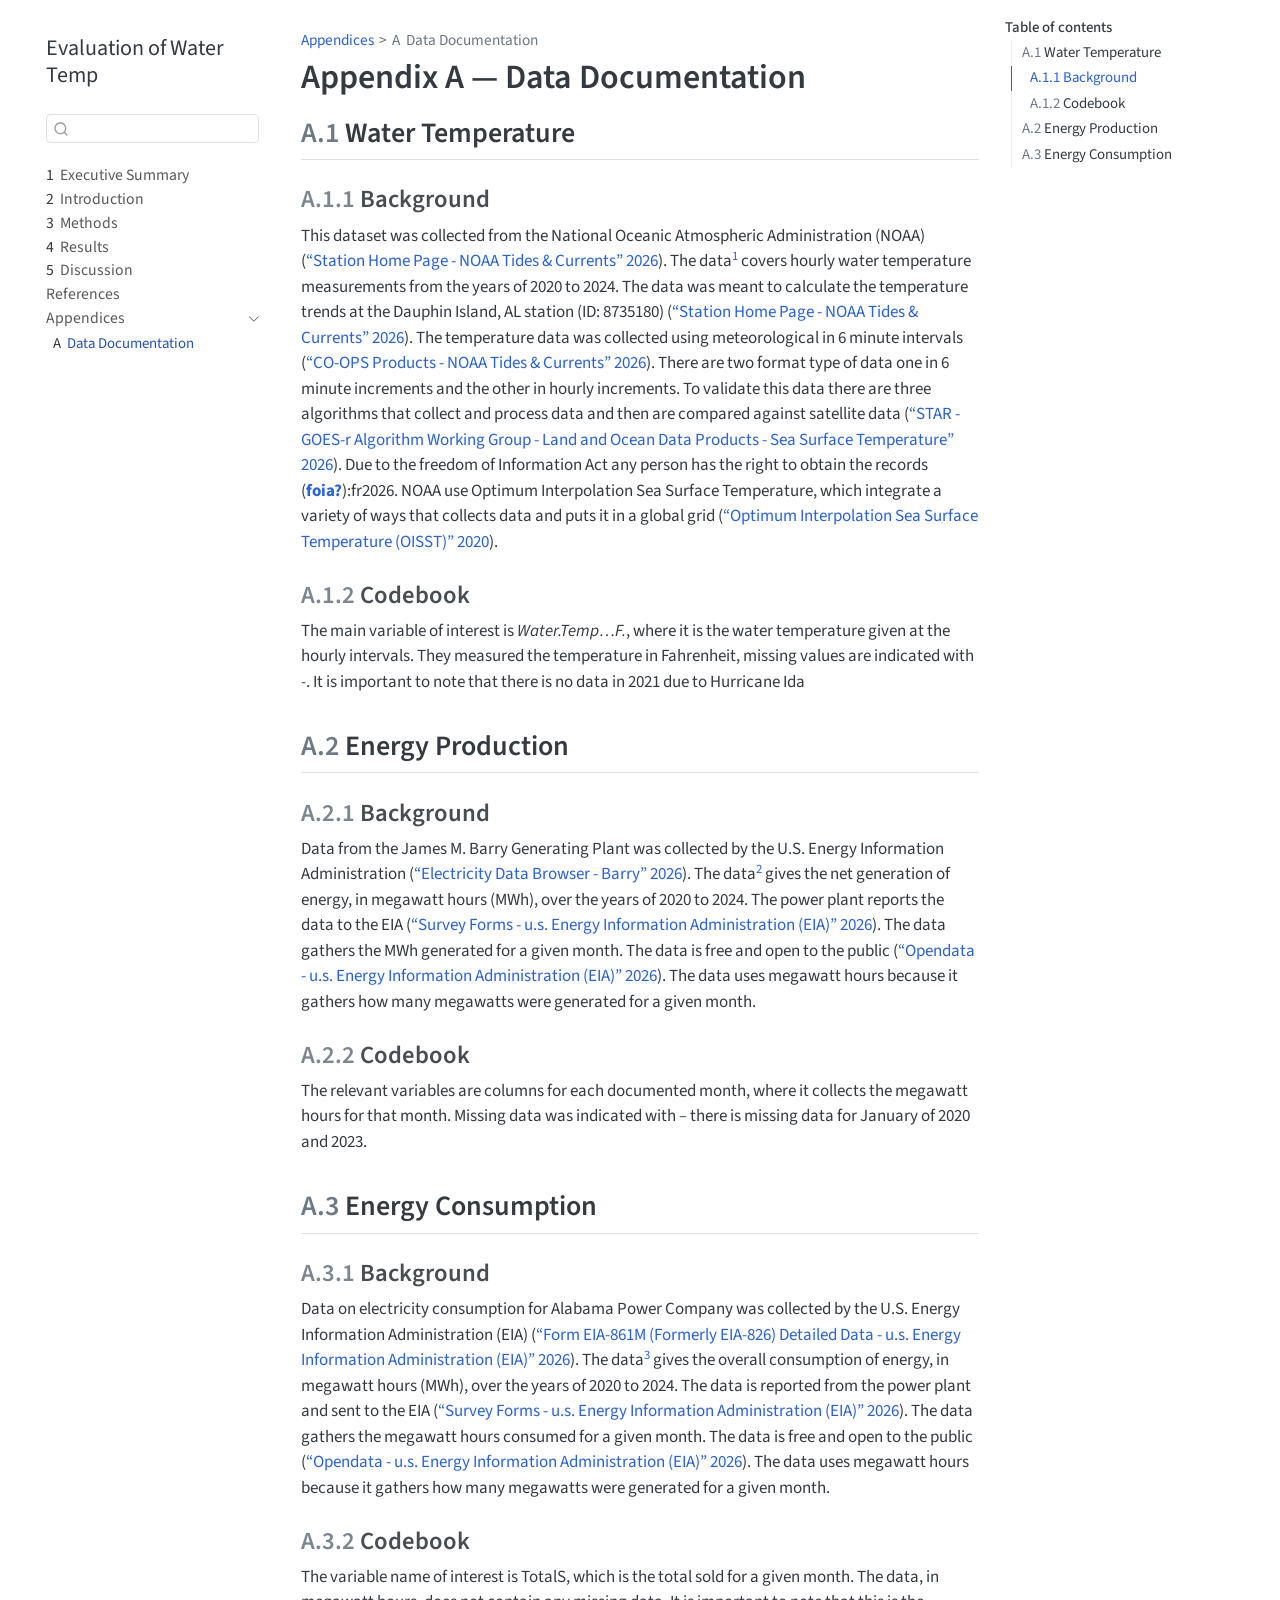
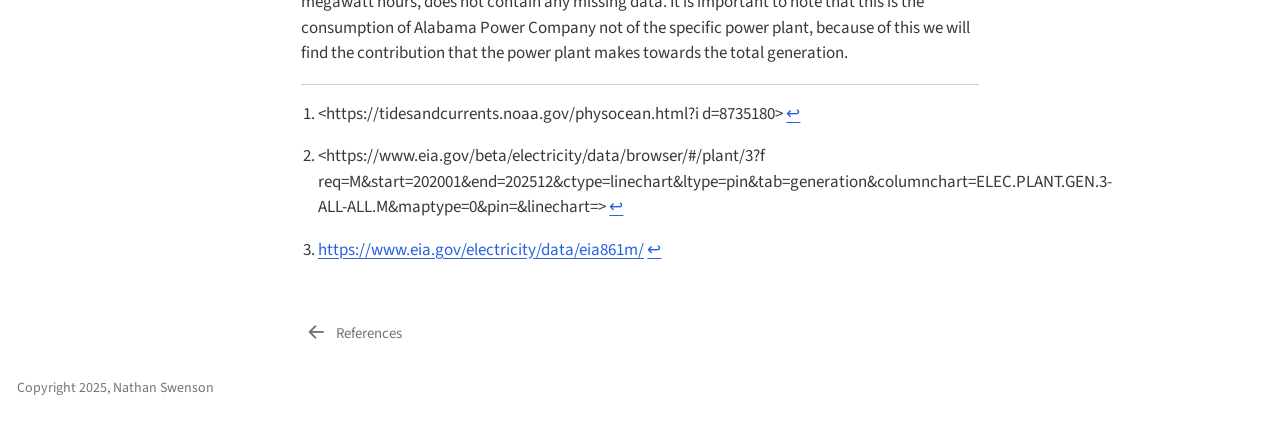
<file: docs/data-doc.html>
<!DOCTYPE html>
<html xmlns="http://www.w3.org/1999/xhtml" lang="en" xml:lang="en"><head>

<meta charset="utf-8">
<meta name="generator" content="quarto-1.6.40">

<meta name="viewport" content="width=device-width, initial-scale=1.0, user-scalable=yes">


<title>Appendix A — Data Documentation – Evaluation of Water Temp</title>
<style>
code{white-space: pre-wrap;}
span.smallcaps{font-variant: small-caps;}
div.columns{display: flex; gap: min(4vw, 1.5em);}
div.column{flex: auto; overflow-x: auto;}
div.hanging-indent{margin-left: 1.5em; text-indent: -1.5em;}
ul.task-list{list-style: none;}
ul.task-list li input[type="checkbox"] {
  width: 0.8em;
  margin: 0 0.8em 0.2em -1em; /* quarto-specific, see https://github.com/quarto-dev/quarto-cli/issues/4556 */ 
  vertical-align: middle;
}
/* CSS for citations */
div.csl-bib-body { }
div.csl-entry {
  clear: both;
  margin-bottom: 0em;
}
.hanging-indent div.csl-entry {
  margin-left:2em;
  text-indent:-2em;
}
div.csl-left-margin {
  min-width:2em;
  float:left;
}
div.csl-right-inline {
  margin-left:2em;
  padding-left:1em;
}
div.csl-indent {
  margin-left: 2em;
}</style>


<script src="site_libs/quarto-nav/quarto-nav.js"></script>
<script src="site_libs/quarto-nav/headroom.min.js"></script>
<script src="site_libs/clipboard/clipboard.min.js"></script>
<script src="site_libs/quarto-search/autocomplete.umd.js"></script>
<script src="site_libs/quarto-search/fuse.min.js"></script>
<script src="site_libs/quarto-search/quarto-search.js"></script>
<meta name="quarto:offset" content="./">
<link href="./references.html" rel="prev">
<script src="site_libs/quarto-html/quarto.js"></script>
<script src="site_libs/quarto-html/popper.min.js"></script>
<script src="site_libs/quarto-html/tippy.umd.min.js"></script>
<script src="site_libs/quarto-html/anchor.min.js"></script>
<link href="site_libs/quarto-html/tippy.css" rel="stylesheet">
<link href="site_libs/quarto-html/quarto-syntax-highlighting-dece3bd051e391dd7205a6b15f93dc59.css" rel="stylesheet" id="quarto-text-highlighting-styles">
<script src="site_libs/bootstrap/bootstrap.min.js"></script>
<link href="site_libs/bootstrap/bootstrap-icons.css" rel="stylesheet">
<link href="site_libs/bootstrap/bootstrap-989e5504e886528910461c002137a974.min.css" rel="stylesheet" append-hash="true" id="quarto-bootstrap" data-mode="light">
<script id="quarto-search-options" type="application/json">{
  "location": "sidebar",
  "copy-button": false,
  "collapse-after": 3,
  "panel-placement": "start",
  "type": "textbox",
  "limit": 50,
  "keyboard-shortcut": [
    "f",
    "/",
    "s"
  ],
  "show-item-context": false,
  "language": {
    "search-no-results-text": "No results",
    "search-matching-documents-text": "matching documents",
    "search-copy-link-title": "Copy link to search",
    "search-hide-matches-text": "Hide additional matches",
    "search-more-match-text": "more match in this document",
    "search-more-matches-text": "more matches in this document",
    "search-clear-button-title": "Clear",
    "search-text-placeholder": "",
    "search-detached-cancel-button-title": "Cancel",
    "search-submit-button-title": "Submit",
    "search-label": "Search"
  }
}</script>


</head>

<body class="nav-sidebar floating">

<div id="quarto-search-results"></div>
  <header id="quarto-header" class="headroom fixed-top">
  <nav class="quarto-secondary-nav">
    <div class="container-fluid d-flex">
      <button type="button" class="quarto-btn-toggle btn" data-bs-toggle="collapse" role="button" data-bs-target=".quarto-sidebar-collapse-item" aria-controls="quarto-sidebar" aria-expanded="false" aria-label="Toggle sidebar navigation" onclick="if (window.quartoToggleHeadroom) { window.quartoToggleHeadroom(); }">
        <i class="bi bi-layout-text-sidebar-reverse"></i>
      </button>
        <nav class="quarto-page-breadcrumbs" aria-label="breadcrumb"><ol class="breadcrumb"><li class="breadcrumb-item"><a href="./data-doc.html">Appendices</a></li><li class="breadcrumb-item"><a href="./data-doc.html"><span class="chapter-number">A</span>&nbsp; <span class="chapter-title">Data Documentation</span></a></li></ol></nav>
        <a class="flex-grow-1" role="navigation" data-bs-toggle="collapse" data-bs-target=".quarto-sidebar-collapse-item" aria-controls="quarto-sidebar" aria-expanded="false" aria-label="Toggle sidebar navigation" onclick="if (window.quartoToggleHeadroom) { window.quartoToggleHeadroom(); }">      
        </a>
      <button type="button" class="btn quarto-search-button" aria-label="Search" onclick="window.quartoOpenSearch();">
        <i class="bi bi-search"></i>
      </button>
    </div>
  </nav>
</header>
<!-- content -->
<div id="quarto-content" class="quarto-container page-columns page-rows-contents page-layout-article">
<!-- sidebar -->
  <nav id="quarto-sidebar" class="sidebar collapse collapse-horizontal quarto-sidebar-collapse-item sidebar-navigation floating overflow-auto">
    <div class="pt-lg-2 mt-2 text-left sidebar-header">
    <div class="sidebar-title mb-0 py-0">
      <a href="./">Evaluation of Water Temp</a> 
    </div>
      </div>
        <div class="mt-2 flex-shrink-0 align-items-center">
        <div class="sidebar-search">
        <div id="quarto-search" class="" title="Search"></div>
        </div>
        </div>
    <div class="sidebar-menu-container"> 
    <ul class="list-unstyled mt-1">
        <li class="sidebar-item">
  <div class="sidebar-item-container"> 
  <a href="./index.html" class="sidebar-item-text sidebar-link">
 <span class="menu-text"><span class="chapter-number">1</span>&nbsp; <span class="chapter-title">Executive Summary</span></span></a>
  </div>
</li>
        <li class="sidebar-item">
  <div class="sidebar-item-container"> 
  <a href="./intro.html" class="sidebar-item-text sidebar-link">
 <span class="menu-text"><span class="chapter-number">2</span>&nbsp; <span class="chapter-title">Introduction</span></span></a>
  </div>
</li>
        <li class="sidebar-item">
  <div class="sidebar-item-container"> 
  <a href="./methods.html" class="sidebar-item-text sidebar-link">
 <span class="menu-text"><span class="chapter-number">3</span>&nbsp; <span class="chapter-title">Methods</span></span></a>
  </div>
</li>
        <li class="sidebar-item">
  <div class="sidebar-item-container"> 
  <a href="./results.html" class="sidebar-item-text sidebar-link">
 <span class="menu-text"><span class="chapter-number">4</span>&nbsp; <span class="chapter-title">Results</span></span></a>
  </div>
</li>
        <li class="sidebar-item">
  <div class="sidebar-item-container"> 
  <a href="./conclusions.html" class="sidebar-item-text sidebar-link">
 <span class="menu-text"><span class="chapter-number">5</span>&nbsp; <span class="chapter-title">Discussion</span></span></a>
  </div>
</li>
        <li class="sidebar-item">
  <div class="sidebar-item-container"> 
  <a href="./references.html" class="sidebar-item-text sidebar-link">
 <span class="menu-text">References</span></a>
  </div>
</li>
        <li class="sidebar-item sidebar-item-section">
      <div class="sidebar-item-container"> 
            <a class="sidebar-item-text sidebar-link text-start" data-bs-toggle="collapse" data-bs-target="#quarto-sidebar-section-1" role="navigation" aria-expanded="true">
 <span class="menu-text">Appendices</span></a>
          <a class="sidebar-item-toggle text-start" data-bs-toggle="collapse" data-bs-target="#quarto-sidebar-section-1" role="navigation" aria-expanded="true" aria-label="Toggle section">
            <i class="bi bi-chevron-right ms-2"></i>
          </a> 
      </div>
      <ul id="quarto-sidebar-section-1" class="collapse list-unstyled sidebar-section depth1 show">  
          <li class="sidebar-item">
  <div class="sidebar-item-container"> 
  <a href="./data-doc.html" class="sidebar-item-text sidebar-link active">
 <span class="menu-text"><span class="chapter-number">A</span>&nbsp; <span class="chapter-title">Data Documentation</span></span></a>
  </div>
</li>
      </ul>
  </li>
    </ul>
    </div>
</nav>
<div id="quarto-sidebar-glass" class="quarto-sidebar-collapse-item" data-bs-toggle="collapse" data-bs-target=".quarto-sidebar-collapse-item"></div>
<!-- margin-sidebar -->
    <div id="quarto-margin-sidebar" class="sidebar margin-sidebar">
        <nav id="TOC" role="doc-toc" class="toc-active">
    <h2 id="toc-title">Table of contents</h2>
   
  <ul>
  <li><a href="#water-temperature" id="toc-water-temperature" class="nav-link active" data-scroll-target="#water-temperature"><span class="header-section-number">A.1</span> Water Temperature</a>
  <ul class="collapse">
  <li><a href="#background" id="toc-background" class="nav-link" data-scroll-target="#background"><span class="header-section-number">A.1.1</span> Background</a></li>
  <li><a href="#codebook" id="toc-codebook" class="nav-link" data-scroll-target="#codebook"><span class="header-section-number">A.1.2</span> Codebook</a></li>
  </ul></li>
  <li><a href="#energy-production" id="toc-energy-production" class="nav-link" data-scroll-target="#energy-production"><span class="header-section-number">A.2</span> Energy Production</a>
  <ul class="collapse">
  <li><a href="#background-1" id="toc-background-1" class="nav-link" data-scroll-target="#background-1"><span class="header-section-number">A.2.1</span> Background</a></li>
  <li><a href="#codebook-1" id="toc-codebook-1" class="nav-link" data-scroll-target="#codebook-1"><span class="header-section-number">A.2.2</span> Codebook</a></li>
  </ul></li>
  <li><a href="#energy-consumption" id="toc-energy-consumption" class="nav-link" data-scroll-target="#energy-consumption"><span class="header-section-number">A.3</span> Energy Consumption</a>
  <ul class="collapse">
  <li><a href="#background-2" id="toc-background-2" class="nav-link" data-scroll-target="#background-2"><span class="header-section-number">A.3.1</span> Background</a></li>
  <li><a href="#codebook-2" id="toc-codebook-2" class="nav-link" data-scroll-target="#codebook-2"><span class="header-section-number">A.3.2</span> Codebook</a></li>
  </ul></li>
  </ul>
</nav>
    </div>
<!-- main -->
<main class="content" id="quarto-document-content">

<header id="title-block-header" class="quarto-title-block default"><nav class="quarto-page-breadcrumbs quarto-title-breadcrumbs d-none d-lg-block" aria-label="breadcrumb"><ol class="breadcrumb"><li class="breadcrumb-item"><a href="./data-doc.html">Appendices</a></li><li class="breadcrumb-item"><a href="./data-doc.html"><span class="chapter-number">A</span>&nbsp; <span class="chapter-title">Data Documentation</span></a></li></ol></nav>
<div class="quarto-title">
<h1 class="title">Appendix A — Data Documentation</h1>
</div>



<div class="quarto-title-meta">

    
  
    
  </div>
  


</header>


<section id="water-temperature" class="level2" data-number="A.1">
<h2 data-number="A.1" class="anchored" data-anchor-id="water-temperature"><span class="header-section-number">A.1</span> Water Temperature</h2>
<section id="background" class="level3" data-number="A.1.1">
<h3 data-number="A.1.1" class="anchored" data-anchor-id="background"><span class="header-section-number">A.1.1</span> Background</h3>
<p>This dataset was collected from the National Oceanic Atmospheric Administration (NOAA) <span class="citation" data-cites="station">(<a href="references.html#ref-station" role="doc-biblioref"><span>“Station Home Page - NOAA Tides &amp; Currents”</span> 2026</a>)</span>. The data<a href="#fn1" class="footnote-ref" id="fnref1" role="doc-noteref"><sup>1</sup></a> covers hourly water temperature measurements from the years of 2020 to 2024. The data was meant to calculate the temperature trends at the Dauphin Island, AL station (ID: 8735180) <span class="citation" data-cites="station">(<a href="references.html#ref-station" role="doc-biblioref"><span>“Station Home Page - NOAA Tides &amp; Currents”</span> 2026</a>)</span>. The temperature data was collected using meteorological in 6 minute intervals <span class="citation" data-cites="co-opsp">(<a href="references.html#ref-co-opsp" role="doc-biblioref"><span>“CO-OPS Products - NOAA Tides &amp; Currents”</span> 2026</a>)</span>. There are two format type of data one in 6 minute increments and the other in hourly increments. To validate this data there are three algorithms that collect and process data and then are compared against satellite data <span class="citation" data-cites="star-g">(<a href="references.html#ref-star-g" role="doc-biblioref"><span>“STAR - GOES-r Algorithm Working Group - Land and Ocean Data Products - Sea Surface Temperature”</span> 2026</a>)</span>. Due to the freedom of Information Act any person has the right to obtain the records <span class="citation" data-cites="foia">(<a href="references.html#ref-foia" role="doc-biblioref"><strong>foia?</strong></a>)</span>:fr2026. NOAA use Optimum Interpolation Sea Surface Temperature, which integrate a variety of ways that collects data and puts it in a global grid <span class="citation" data-cites="optimum2020">(<a href="references.html#ref-optimum2020" role="doc-biblioref"><span>“Optimum Interpolation Sea Surface Temperature (OISST)”</span> 2020</a>)</span>.</p>
</section>
<section id="codebook" class="level3" data-number="A.1.2">
<h3 data-number="A.1.2" class="anchored" data-anchor-id="codebook"><span class="header-section-number">A.1.2</span> Codebook</h3>
<p>The main variable of interest is <em>Water.Temp…F.</em>, where it is the water temperature given at the hourly intervals. They measured the temperature in Fahrenheit, missing values are indicated with <em>-</em>. It is important to note that there is no data in 2021 due to Hurricane Ida</p>
</section>
</section>
<section id="energy-production" class="level2" data-number="A.2">
<h2 data-number="A.2" class="anchored" data-anchor-id="energy-production"><span class="header-section-number">A.2</span> Energy Production</h2>
<section id="background-1" class="level3" data-number="A.2.1">
<h3 data-number="A.2.1" class="anchored" data-anchor-id="background-1"><span class="header-section-number">A.2.1</span> Background</h3>
<p>Data from the James M. Barry Generating Plant was collected by the U.S. Energy Information Administration <span class="citation" data-cites="electric">(<a href="references.html#ref-electric" role="doc-biblioref"><span>“Electricity Data Browser - Barry”</span> 2026</a>)</span>. The data<a href="#fn2" class="footnote-ref" id="fnref2" role="doc-noteref"><sup>2</sup></a> gives the net generation of energy, in megawatt hours (MWh), over the years of 2020 to 2024. The power plant reports the data to the EIA <span class="citation" data-cites="surveyf">(<a href="references.html#ref-surveyf" role="doc-biblioref"><span>“Survey Forms - u.s. Energy Information Administration (EIA)”</span> 2026</a>)</span>. The data gathers the MWh generated for a given month. The data is free and open to the public <span class="citation" data-cites="opendata">(<a href="references.html#ref-opendata" role="doc-biblioref"><span>“Opendata - u.s. Energy Information Administration (EIA)”</span> 2026</a>)</span>. The data uses megawatt hours because it gathers how many megawatts were generated for a given month.</p>
</section>
<section id="codebook-1" class="level3" data-number="A.2.2">
<h3 data-number="A.2.2" class="anchored" data-anchor-id="codebook-1"><span class="header-section-number">A.2.2</span> Codebook</h3>
<p>The relevant variables are columns for each documented month, where it collects the megawatt hours for that month. Missing data was indicated with <em>–</em> there is missing data for January of 2020 and 2023.</p>
</section>
</section>
<section id="energy-consumption" class="level2" data-number="A.3">
<h2 data-number="A.3" class="anchored" data-anchor-id="energy-consumption"><span class="header-section-number">A.3</span> Energy Consumption</h2>
<section id="background-2" class="level3" data-number="A.3.1">
<h3 data-number="A.3.1" class="anchored" data-anchor-id="background-2"><span class="header-section-number">A.3.1</span> Background</h3>
<p>Data on electricity consumption for Alabama Power Company was collected by the U.S. Energy Information Administration (EIA) <span class="citation" data-cites="formeia">(<a href="references.html#ref-formeia" role="doc-biblioref"><span>“Form EIA-861M (Formerly EIA-826) Detailed Data - u.s. Energy Information Administration (EIA)”</span> 2026</a>)</span>. The data<a href="#fn3" class="footnote-ref" id="fnref3" role="doc-noteref"><sup>3</sup></a> gives the overall consumption of energy, in megawatt hours (MWh), over the years of 2020 to 2024. The data is reported from the power plant and sent to the EIA <span class="citation" data-cites="surveyf">(<a href="references.html#ref-surveyf" role="doc-biblioref"><span>“Survey Forms - u.s. Energy Information Administration (EIA)”</span> 2026</a>)</span>. The data gathers the megawatt hours consumed for a given month. The data is free and open to the public <span class="citation" data-cites="opendata">(<a href="references.html#ref-opendata" role="doc-biblioref"><span>“Opendata - u.s. Energy Information Administration (EIA)”</span> 2026</a>)</span>. The data uses megawatt hours because it gathers how many megawatts were generated for a given month.</p>
</section>
<section id="codebook-2" class="level3" data-number="A.3.2">
<h3 data-number="A.3.2" class="anchored" data-anchor-id="codebook-2"><span class="header-section-number">A.3.2</span> Codebook</h3>
<p>The variable name of interest is TotalS, which is the total sold for a given month. The data, in megawatt hours, does not contain any missing data. It is important to note that this is the consumption of Alabama Power Company not of the specific power plant, because of this we will find the contribution that the power plant makes towards the total generation.</p>


<div id="refs" class="references csl-bib-body hanging-indent" data-entry-spacing="0" role="list" style="display: none">
<div id="ref-co-opsp" class="csl-entry" role="listitem">
<span>“CO-OPS Products - NOAA Tides &amp; Currents.”</span> 2026. <a href="https://tidesandcurrents.noaa.gov/products.html">https://tidesandcurrents.noaa.gov/products.html</a>.
</div>
<div id="ref-electric" class="csl-entry" role="listitem">
<span>“Electricity Data Browser - Barry.”</span> 2026. <a href="https://www.eia.gov/beta/electricity/data/browser/#/plant/3?freq=M&amp;start=202001&amp;end=202512&amp;ctype=linechart&amp;ltype=pin&amp;tab=generation&amp;pin=ELEC.CONS_TOT.COW-US-99.M&amp;maptype=0&amp;linechart=ELEC.PLANT.GEN.3-ALL-ALL.M&amp;columnchart=ELEC.PLANT.GEN.3-ALL-ALL.M">https://www.eia.gov/beta/electricity/data/browser/#/plant/3?freq=M&amp;start=202001&amp;end=202512&amp;ctype=linechart&amp;ltype=pin&amp;tab=generation&amp;pin=ELEC.CONS_TOT.COW-US-99.M&amp;maptype=0&amp;linechart=ELEC.PLANT.GEN.3-ALL-ALL.M&amp;columnchart=ELEC.PLANT.GEN.3-ALL-ALL.M</a>.
</div>
<div id="ref-formeia" class="csl-entry" role="listitem">
<span>“Form EIA-861M (Formerly EIA-826) Detailed Data - u.s. Energy Information Administration (EIA).”</span> 2026. <a href="https://www.eia.gov/electricity/data/eia861m/">https://www.eia.gov/electricity/data/eia861m/</a>.
</div>
<div id="ref-opendata" class="csl-entry" role="listitem">
<span>“Opendata - u.s. Energy Information Administration (EIA).”</span> 2026. <a href="https://www.eia.gov/opendata/index.php">https://www.eia.gov/opendata/index.php</a>.
</div>
<div id="ref-optimum2020" class="csl-entry" role="listitem">
<span>“Optimum Interpolation Sea Surface Temperature (OISST).”</span> 2020. <a href="https://www.ncei.noaa.gov/products/optimum-interpolation-sst">https://www.ncei.noaa.gov/products/optimum-interpolation-sst</a>.
</div>
<div id="ref-star-g" class="csl-entry" role="listitem">
<span>“STAR - GOES-r Algorithm Working Group - Land and Ocean Data Products - Sea Surface Temperature.”</span> 2026. <a href="https://www.star.nesdis.noaa.gov/goesr/product_sst.php">https://www.star.nesdis.noaa.gov/goesr/product_sst.php</a>.
</div>
<div id="ref-station" class="csl-entry" role="listitem">
<span>“Station Home Page - NOAA Tides &amp; Currents.”</span> 2026. <a href="https://tidesandcurrents.noaa.gov/stationhome.html?id=8735180">https://tidesandcurrents.noaa.gov/stationhome.html?id=8735180</a>.
</div>
<div id="ref-surveyf" class="csl-entry" role="listitem">
<span>“Survey Forms - u.s. Energy Information Administration (EIA).”</span> 2026. <a href="https://www.eia.gov//survey/index.php">https://www.eia.gov//survey/index.php</a>.
</div>
</div>
</section>
</section>
<section id="footnotes" class="footnotes footnotes-end-of-document" role="doc-endnotes">
<hr>
<ol>
<li id="fn1"><p>&lt;https://tidesandcurrents.noaa.gov/physocean.html?i d=8735180&gt;<a href="#fnref1" class="footnote-back" role="doc-backlink">↩︎</a></p></li>
<li id="fn2"><p>&lt;https://www.eia.gov/beta/electricity/data/browser/#/plant/3?f req=M&amp;start=202001&amp;end=202512&amp;ctype=linechart&amp;ltype=pin&amp;tab=generation&amp;columnchart=ELEC.PLANT.GEN.3-ALL-ALL.M&amp;maptype=0&amp;pin=&amp;linechart=&gt;<a href="#fnref2" class="footnote-back" role="doc-backlink">↩︎</a></p></li>
<li id="fn3"><p><a href="https://www.eia.gov/electricity/data/eia861m/" class="uri">https://www.eia.gov/electricity/data/eia861m/</a><a href="#fnref3" class="footnote-back" role="doc-backlink">↩︎</a></p></li>
</ol>
</section>

</main> <!-- /main -->
<script id="quarto-html-after-body" type="application/javascript">
window.document.addEventListener("DOMContentLoaded", function (event) {
  const toggleBodyColorMode = (bsSheetEl) => {
    const mode = bsSheetEl.getAttribute("data-mode");
    const bodyEl = window.document.querySelector("body");
    if (mode === "dark") {
      bodyEl.classList.add("quarto-dark");
      bodyEl.classList.remove("quarto-light");
    } else {
      bodyEl.classList.add("quarto-light");
      bodyEl.classList.remove("quarto-dark");
    }
  }
  const toggleBodyColorPrimary = () => {
    const bsSheetEl = window.document.querySelector("link#quarto-bootstrap");
    if (bsSheetEl) {
      toggleBodyColorMode(bsSheetEl);
    }
  }
  toggleBodyColorPrimary();  
  const icon = "";
  const anchorJS = new window.AnchorJS();
  anchorJS.options = {
    placement: 'right',
    icon: icon
  };
  anchorJS.add('.anchored');
  const isCodeAnnotation = (el) => {
    for (const clz of el.classList) {
      if (clz.startsWith('code-annotation-')) {                     
        return true;
      }
    }
    return false;
  }
  const onCopySuccess = function(e) {
    // button target
    const button = e.trigger;
    // don't keep focus
    button.blur();
    // flash "checked"
    button.classList.add('code-copy-button-checked');
    var currentTitle = button.getAttribute("title");
    button.setAttribute("title", "Copied!");
    let tooltip;
    if (window.bootstrap) {
      button.setAttribute("data-bs-toggle", "tooltip");
      button.setAttribute("data-bs-placement", "left");
      button.setAttribute("data-bs-title", "Copied!");
      tooltip = new bootstrap.Tooltip(button, 
        { trigger: "manual", 
          customClass: "code-copy-button-tooltip",
          offset: [0, -8]});
      tooltip.show();    
    }
    setTimeout(function() {
      if (tooltip) {
        tooltip.hide();
        button.removeAttribute("data-bs-title");
        button.removeAttribute("data-bs-toggle");
        button.removeAttribute("data-bs-placement");
      }
      button.setAttribute("title", currentTitle);
      button.classList.remove('code-copy-button-checked');
    }, 1000);
    // clear code selection
    e.clearSelection();
  }
  const getTextToCopy = function(trigger) {
      const codeEl = trigger.previousElementSibling.cloneNode(true);
      for (const childEl of codeEl.children) {
        if (isCodeAnnotation(childEl)) {
          childEl.remove();
        }
      }
      return codeEl.innerText;
  }
  const clipboard = new window.ClipboardJS('.code-copy-button:not([data-in-quarto-modal])', {
    text: getTextToCopy
  });
  clipboard.on('success', onCopySuccess);
  if (window.document.getElementById('quarto-embedded-source-code-modal')) {
    const clipboardModal = new window.ClipboardJS('.code-copy-button[data-in-quarto-modal]', {
      text: getTextToCopy,
      container: window.document.getElementById('quarto-embedded-source-code-modal')
    });
    clipboardModal.on('success', onCopySuccess);
  }
    var localhostRegex = new RegExp(/^(?:http|https):\/\/localhost\:?[0-9]*\//);
    var mailtoRegex = new RegExp(/^mailto:/);
      var filterRegex = new RegExp('/' + window.location.host + '/');
    var isInternal = (href) => {
        return filterRegex.test(href) || localhostRegex.test(href) || mailtoRegex.test(href);
    }
    // Inspect non-navigation links and adorn them if external
 	var links = window.document.querySelectorAll('a[href]:not(.nav-link):not(.navbar-brand):not(.toc-action):not(.sidebar-link):not(.sidebar-item-toggle):not(.pagination-link):not(.no-external):not([aria-hidden]):not(.dropdown-item):not(.quarto-navigation-tool):not(.about-link)');
    for (var i=0; i<links.length; i++) {
      const link = links[i];
      if (!isInternal(link.href)) {
        // undo the damage that might have been done by quarto-nav.js in the case of
        // links that we want to consider external
        if (link.dataset.originalHref !== undefined) {
          link.href = link.dataset.originalHref;
        }
      }
    }
  function tippyHover(el, contentFn, onTriggerFn, onUntriggerFn) {
    const config = {
      allowHTML: true,
      maxWidth: 500,
      delay: 100,
      arrow: false,
      appendTo: function(el) {
          return el.parentElement;
      },
      interactive: true,
      interactiveBorder: 10,
      theme: 'quarto',
      placement: 'bottom-start',
    };
    if (contentFn) {
      config.content = contentFn;
    }
    if (onTriggerFn) {
      config.onTrigger = onTriggerFn;
    }
    if (onUntriggerFn) {
      config.onUntrigger = onUntriggerFn;
    }
    window.tippy(el, config); 
  }
  const noterefs = window.document.querySelectorAll('a[role="doc-noteref"]');
  for (var i=0; i<noterefs.length; i++) {
    const ref = noterefs[i];
    tippyHover(ref, function() {
      // use id or data attribute instead here
      let href = ref.getAttribute('data-footnote-href') || ref.getAttribute('href');
      try { href = new URL(href).hash; } catch {}
      const id = href.replace(/^#\/?/, "");
      const note = window.document.getElementById(id);
      if (note) {
        return note.innerHTML;
      } else {
        return "";
      }
    });
  }
  const xrefs = window.document.querySelectorAll('a.quarto-xref');
  const processXRef = (id, note) => {
    // Strip column container classes
    const stripColumnClz = (el) => {
      el.classList.remove("page-full", "page-columns");
      if (el.children) {
        for (const child of el.children) {
          stripColumnClz(child);
        }
      }
    }
    stripColumnClz(note)
    if (id === null || id.startsWith('sec-')) {
      // Special case sections, only their first couple elements
      const container = document.createElement("div");
      if (note.children && note.children.length > 2) {
        container.appendChild(note.children[0].cloneNode(true));
        for (let i = 1; i < note.children.length; i++) {
          const child = note.children[i];
          if (child.tagName === "P" && child.innerText === "") {
            continue;
          } else {
            container.appendChild(child.cloneNode(true));
            break;
          }
        }
        if (window.Quarto?.typesetMath) {
          window.Quarto.typesetMath(container);
        }
        return container.innerHTML
      } else {
        if (window.Quarto?.typesetMath) {
          window.Quarto.typesetMath(note);
        }
        return note.innerHTML;
      }
    } else {
      // Remove any anchor links if they are present
      const anchorLink = note.querySelector('a.anchorjs-link');
      if (anchorLink) {
        anchorLink.remove();
      }
      if (window.Quarto?.typesetMath) {
        window.Quarto.typesetMath(note);
      }
      if (note.classList.contains("callout")) {
        return note.outerHTML;
      } else {
        return note.innerHTML;
      }
    }
  }
  for (var i=0; i<xrefs.length; i++) {
    const xref = xrefs[i];
    tippyHover(xref, undefined, function(instance) {
      instance.disable();
      let url = xref.getAttribute('href');
      let hash = undefined; 
      if (url.startsWith('#')) {
        hash = url;
      } else {
        try { hash = new URL(url).hash; } catch {}
      }
      if (hash) {
        const id = hash.replace(/^#\/?/, "");
        const note = window.document.getElementById(id);
        if (note !== null) {
          try {
            const html = processXRef(id, note.cloneNode(true));
            instance.setContent(html);
          } finally {
            instance.enable();
            instance.show();
          }
        } else {
          // See if we can fetch this
          fetch(url.split('#')[0])
          .then(res => res.text())
          .then(html => {
            const parser = new DOMParser();
            const htmlDoc = parser.parseFromString(html, "text/html");
            const note = htmlDoc.getElementById(id);
            if (note !== null) {
              const html = processXRef(id, note);
              instance.setContent(html);
            } 
          }).finally(() => {
            instance.enable();
            instance.show();
          });
        }
      } else {
        // See if we can fetch a full url (with no hash to target)
        // This is a special case and we should probably do some content thinning / targeting
        fetch(url)
        .then(res => res.text())
        .then(html => {
          const parser = new DOMParser();
          const htmlDoc = parser.parseFromString(html, "text/html");
          const note = htmlDoc.querySelector('main.content');
          if (note !== null) {
            // This should only happen for chapter cross references
            // (since there is no id in the URL)
            // remove the first header
            if (note.children.length > 0 && note.children[0].tagName === "HEADER") {
              note.children[0].remove();
            }
            const html = processXRef(null, note);
            instance.setContent(html);
          } 
        }).finally(() => {
          instance.enable();
          instance.show();
        });
      }
    }, function(instance) {
    });
  }
      let selectedAnnoteEl;
      const selectorForAnnotation = ( cell, annotation) => {
        let cellAttr = 'data-code-cell="' + cell + '"';
        let lineAttr = 'data-code-annotation="' +  annotation + '"';
        const selector = 'span[' + cellAttr + '][' + lineAttr + ']';
        return selector;
      }
      const selectCodeLines = (annoteEl) => {
        const doc = window.document;
        const targetCell = annoteEl.getAttribute("data-target-cell");
        const targetAnnotation = annoteEl.getAttribute("data-target-annotation");
        const annoteSpan = window.document.querySelector(selectorForAnnotation(targetCell, targetAnnotation));
        const lines = annoteSpan.getAttribute("data-code-lines").split(",");
        const lineIds = lines.map((line) => {
          return targetCell + "-" + line;
        })
        let top = null;
        let height = null;
        let parent = null;
        if (lineIds.length > 0) {
            //compute the position of the single el (top and bottom and make a div)
            const el = window.document.getElementById(lineIds[0]);
            top = el.offsetTop;
            height = el.offsetHeight;
            parent = el.parentElement.parentElement;
          if (lineIds.length > 1) {
            const lastEl = window.document.getElementById(lineIds[lineIds.length - 1]);
            const bottom = lastEl.offsetTop + lastEl.offsetHeight;
            height = bottom - top;
          }
          if (top !== null && height !== null && parent !== null) {
            // cook up a div (if necessary) and position it 
            let div = window.document.getElementById("code-annotation-line-highlight");
            if (div === null) {
              div = window.document.createElement("div");
              div.setAttribute("id", "code-annotation-line-highlight");
              div.style.position = 'absolute';
              parent.appendChild(div);
            }
            div.style.top = top - 2 + "px";
            div.style.height = height + 4 + "px";
            div.style.left = 0;
            let gutterDiv = window.document.getElementById("code-annotation-line-highlight-gutter");
            if (gutterDiv === null) {
              gutterDiv = window.document.createElement("div");
              gutterDiv.setAttribute("id", "code-annotation-line-highlight-gutter");
              gutterDiv.style.position = 'absolute';
              const codeCell = window.document.getElementById(targetCell);
              const gutter = codeCell.querySelector('.code-annotation-gutter');
              gutter.appendChild(gutterDiv);
            }
            gutterDiv.style.top = top - 2 + "px";
            gutterDiv.style.height = height + 4 + "px";
          }
          selectedAnnoteEl = annoteEl;
        }
      };
      const unselectCodeLines = () => {
        const elementsIds = ["code-annotation-line-highlight", "code-annotation-line-highlight-gutter"];
        elementsIds.forEach((elId) => {
          const div = window.document.getElementById(elId);
          if (div) {
            div.remove();
          }
        });
        selectedAnnoteEl = undefined;
      };
        // Handle positioning of the toggle
    window.addEventListener(
      "resize",
      throttle(() => {
        elRect = undefined;
        if (selectedAnnoteEl) {
          selectCodeLines(selectedAnnoteEl);
        }
      }, 10)
    );
    function throttle(fn, ms) {
    let throttle = false;
    let timer;
      return (...args) => {
        if(!throttle) { // first call gets through
            fn.apply(this, args);
            throttle = true;
        } else { // all the others get throttled
            if(timer) clearTimeout(timer); // cancel #2
            timer = setTimeout(() => {
              fn.apply(this, args);
              timer = throttle = false;
            }, ms);
        }
      };
    }
      // Attach click handler to the DT
      const annoteDls = window.document.querySelectorAll('dt[data-target-cell]');
      for (const annoteDlNode of annoteDls) {
        annoteDlNode.addEventListener('click', (event) => {
          const clickedEl = event.target;
          if (clickedEl !== selectedAnnoteEl) {
            unselectCodeLines();
            const activeEl = window.document.querySelector('dt[data-target-cell].code-annotation-active');
            if (activeEl) {
              activeEl.classList.remove('code-annotation-active');
            }
            selectCodeLines(clickedEl);
            clickedEl.classList.add('code-annotation-active');
          } else {
            // Unselect the line
            unselectCodeLines();
            clickedEl.classList.remove('code-annotation-active');
          }
        });
      }
  const findCites = (el) => {
    const parentEl = el.parentElement;
    if (parentEl) {
      const cites = parentEl.dataset.cites;
      if (cites) {
        return {
          el,
          cites: cites.split(' ')
        };
      } else {
        return findCites(el.parentElement)
      }
    } else {
      return undefined;
    }
  };
  var bibliorefs = window.document.querySelectorAll('a[role="doc-biblioref"]');
  for (var i=0; i<bibliorefs.length; i++) {
    const ref = bibliorefs[i];
    const citeInfo = findCites(ref);
    if (citeInfo) {
      tippyHover(citeInfo.el, function() {
        var popup = window.document.createElement('div');
        citeInfo.cites.forEach(function(cite) {
          var citeDiv = window.document.createElement('div');
          citeDiv.classList.add('hanging-indent');
          citeDiv.classList.add('csl-entry');
          var biblioDiv = window.document.getElementById('ref-' + cite);
          if (biblioDiv) {
            citeDiv.innerHTML = biblioDiv.innerHTML;
          }
          popup.appendChild(citeDiv);
        });
        return popup.innerHTML;
      });
    }
  }
});
</script>
<nav class="page-navigation">
  <div class="nav-page nav-page-previous">
      <a href="./references.html" class="pagination-link" aria-label="References">
        <i class="bi bi-arrow-left-short"></i> <span class="nav-page-text">References</span>
      </a>          
  </div>
  <div class="nav-page nav-page-next">
  </div>
</nav>
</div> <!-- /content -->
<footer class="footer">
  <div class="nav-footer">
    <div class="nav-footer-left">
<p>Copyright 2025, Nathan Swenson</p>
</div>   
    <div class="nav-footer-center">
      &nbsp;
    </div>
    <div class="nav-footer-right">
      &nbsp;
    </div>
  </div>
</footer>




</body></html>
</file>
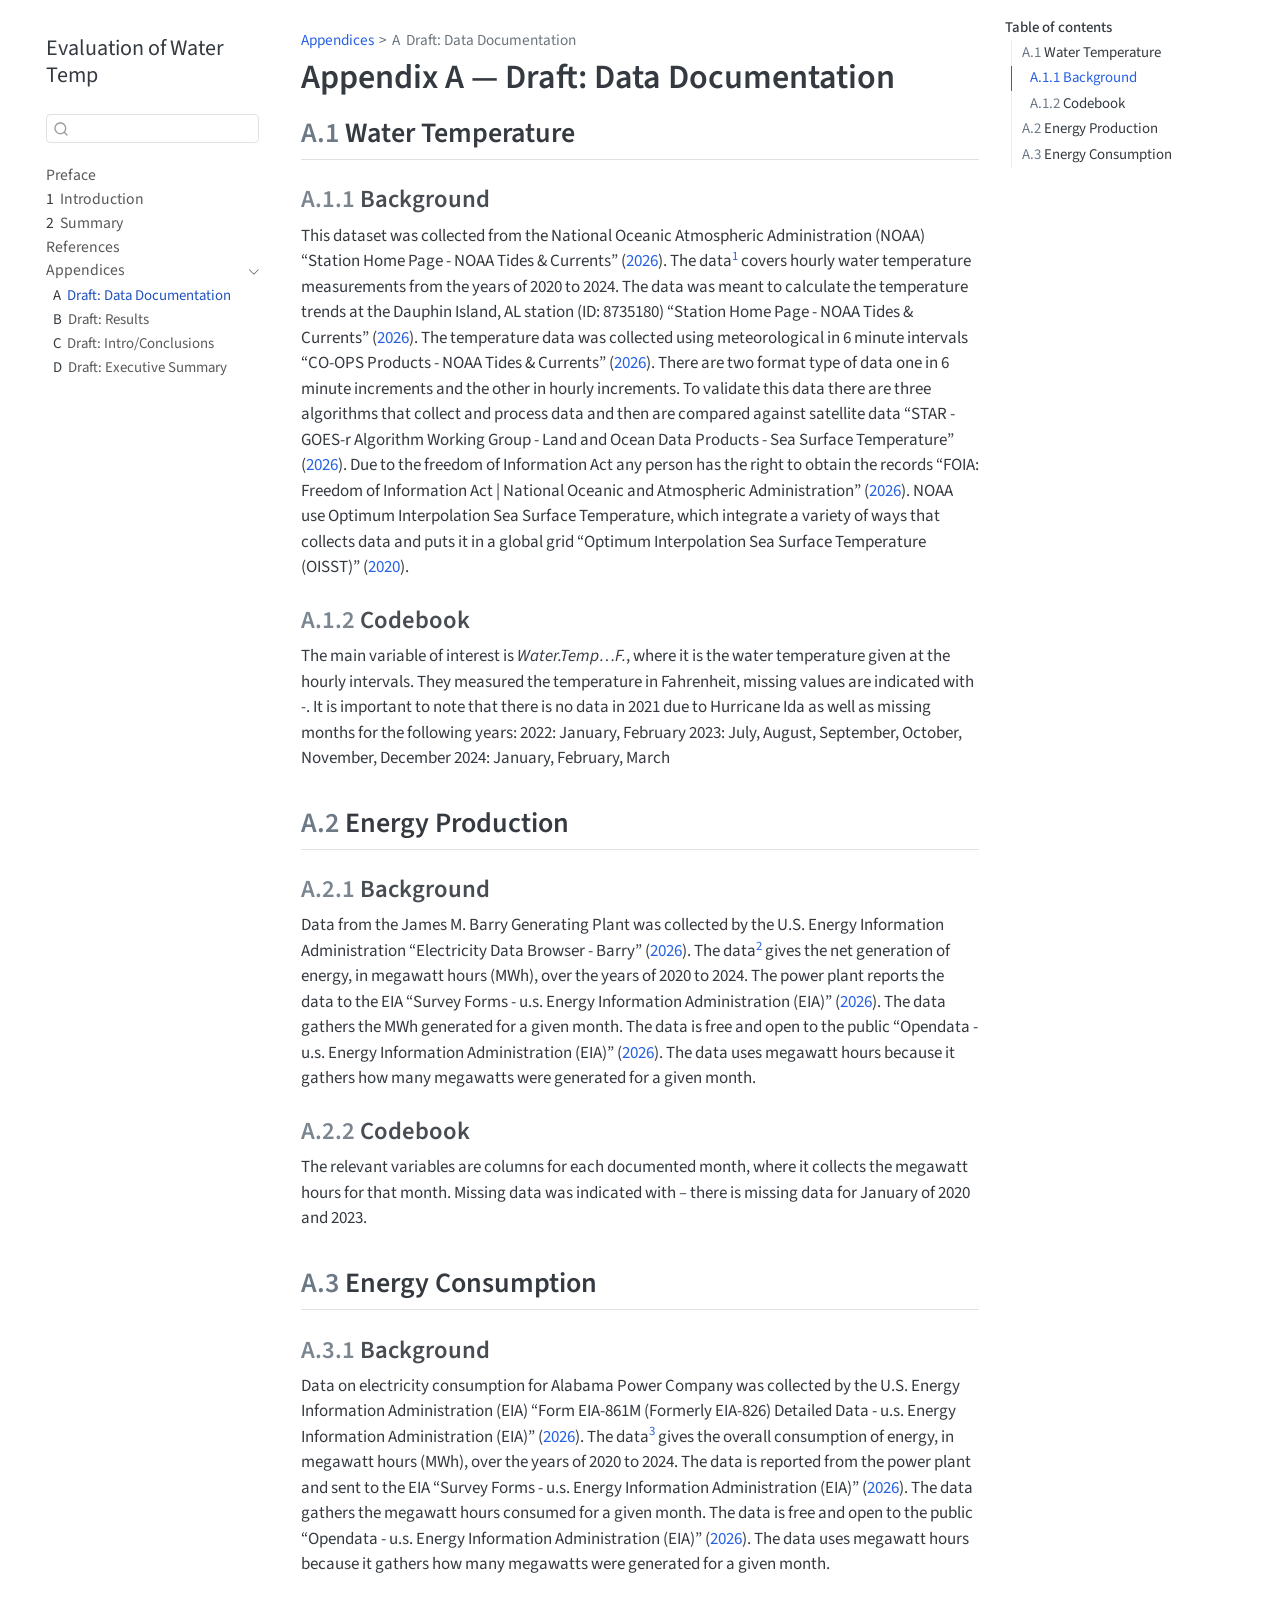
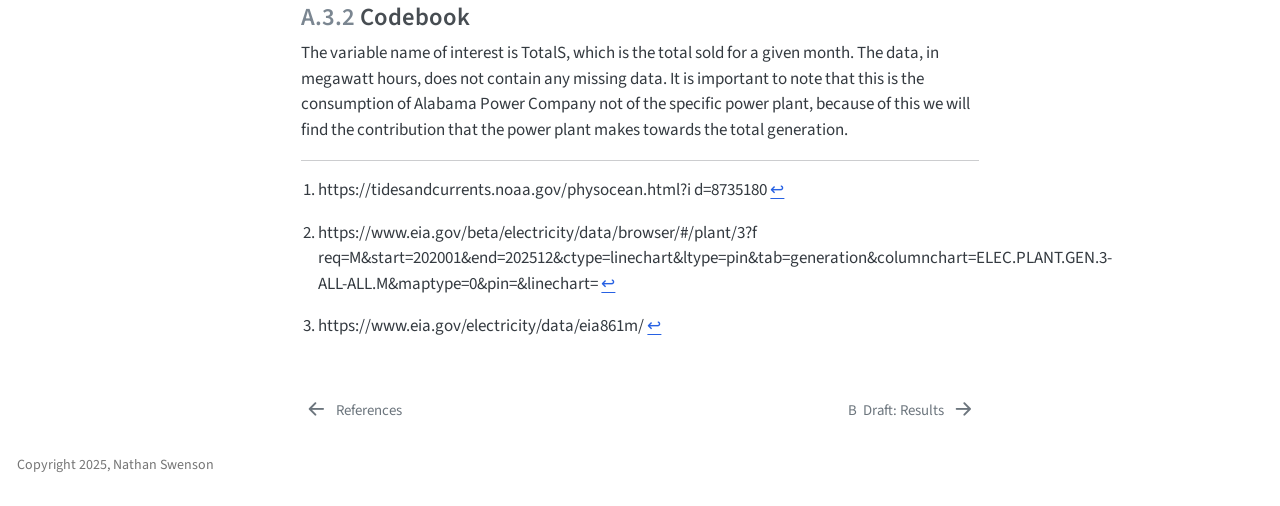
<file: docs/draft-data-doc.html>
<!DOCTYPE html>
<html xmlns="http://www.w3.org/1999/xhtml" lang="en" xml:lang="en"><head>

<meta charset="utf-8">
<meta name="generator" content="quarto-1.6.40">

<meta name="viewport" content="width=device-width, initial-scale=1.0, user-scalable=yes">


<title>Appendix A — Draft: Data Documentation – Evaluation of Water Temp</title>
<style>
code{white-space: pre-wrap;}
span.smallcaps{font-variant: small-caps;}
div.columns{display: flex; gap: min(4vw, 1.5em);}
div.column{flex: auto; overflow-x: auto;}
div.hanging-indent{margin-left: 1.5em; text-indent: -1.5em;}
ul.task-list{list-style: none;}
ul.task-list li input[type="checkbox"] {
  width: 0.8em;
  margin: 0 0.8em 0.2em -1em; /* quarto-specific, see https://github.com/quarto-dev/quarto-cli/issues/4556 */ 
  vertical-align: middle;
}
/* CSS for citations */
div.csl-bib-body { }
div.csl-entry {
  clear: both;
  margin-bottom: 0em;
}
.hanging-indent div.csl-entry {
  margin-left:2em;
  text-indent:-2em;
}
div.csl-left-margin {
  min-width:2em;
  float:left;
}
div.csl-right-inline {
  margin-left:2em;
  padding-left:1em;
}
div.csl-indent {
  margin-left: 2em;
}</style>


<script src="site_libs/quarto-nav/quarto-nav.js"></script>
<script src="site_libs/quarto-nav/headroom.min.js"></script>
<script src="site_libs/clipboard/clipboard.min.js"></script>
<script src="site_libs/quarto-search/autocomplete.umd.js"></script>
<script src="site_libs/quarto-search/fuse.min.js"></script>
<script src="site_libs/quarto-search/quarto-search.js"></script>
<meta name="quarto:offset" content="./">
<link href="./draft-results.html" rel="next">
<link href="./references.html" rel="prev">
<script src="site_libs/quarto-html/quarto.js"></script>
<script src="site_libs/quarto-html/popper.min.js"></script>
<script src="site_libs/quarto-html/tippy.umd.min.js"></script>
<script src="site_libs/quarto-html/anchor.min.js"></script>
<link href="site_libs/quarto-html/tippy.css" rel="stylesheet">
<link href="site_libs/quarto-html/quarto-syntax-highlighting-dece3bd051e391dd7205a6b15f93dc59.css" rel="stylesheet" id="quarto-text-highlighting-styles">
<script src="site_libs/bootstrap/bootstrap.min.js"></script>
<link href="site_libs/bootstrap/bootstrap-icons.css" rel="stylesheet">
<link href="site_libs/bootstrap/bootstrap-989e5504e886528910461c002137a974.min.css" rel="stylesheet" append-hash="true" id="quarto-bootstrap" data-mode="light">
<script id="quarto-search-options" type="application/json">{
  "location": "sidebar",
  "copy-button": false,
  "collapse-after": 3,
  "panel-placement": "start",
  "type": "textbox",
  "limit": 50,
  "keyboard-shortcut": [
    "f",
    "/",
    "s"
  ],
  "show-item-context": false,
  "language": {
    "search-no-results-text": "No results",
    "search-matching-documents-text": "matching documents",
    "search-copy-link-title": "Copy link to search",
    "search-hide-matches-text": "Hide additional matches",
    "search-more-match-text": "more match in this document",
    "search-more-matches-text": "more matches in this document",
    "search-clear-button-title": "Clear",
    "search-text-placeholder": "",
    "search-detached-cancel-button-title": "Cancel",
    "search-submit-button-title": "Submit",
    "search-label": "Search"
  }
}</script>


</head>

<body class="nav-sidebar floating">

<div id="quarto-search-results"></div>
  <header id="quarto-header" class="headroom fixed-top">
  <nav class="quarto-secondary-nav">
    <div class="container-fluid d-flex">
      <button type="button" class="quarto-btn-toggle btn" data-bs-toggle="collapse" role="button" data-bs-target=".quarto-sidebar-collapse-item" aria-controls="quarto-sidebar" aria-expanded="false" aria-label="Toggle sidebar navigation" onclick="if (window.quartoToggleHeadroom) { window.quartoToggleHeadroom(); }">
        <i class="bi bi-layout-text-sidebar-reverse"></i>
      </button>
        <nav class="quarto-page-breadcrumbs" aria-label="breadcrumb"><ol class="breadcrumb"><li class="breadcrumb-item"><a href="./draft-data-doc.html">Appendices</a></li><li class="breadcrumb-item"><a href="./draft-data-doc.html"><span class="chapter-number">A</span>&nbsp; <span class="chapter-title">Draft: Data Documentation</span></a></li></ol></nav>
        <a class="flex-grow-1" role="navigation" data-bs-toggle="collapse" data-bs-target=".quarto-sidebar-collapse-item" aria-controls="quarto-sidebar" aria-expanded="false" aria-label="Toggle sidebar navigation" onclick="if (window.quartoToggleHeadroom) { window.quartoToggleHeadroom(); }">      
        </a>
      <button type="button" class="btn quarto-search-button" aria-label="Search" onclick="window.quartoOpenSearch();">
        <i class="bi bi-search"></i>
      </button>
    </div>
  </nav>
</header>
<!-- content -->
<div id="quarto-content" class="quarto-container page-columns page-rows-contents page-layout-article">
<!-- sidebar -->
  <nav id="quarto-sidebar" class="sidebar collapse collapse-horizontal quarto-sidebar-collapse-item sidebar-navigation floating overflow-auto">
    <div class="pt-lg-2 mt-2 text-left sidebar-header">
    <div class="sidebar-title mb-0 py-0">
      <a href="./">Evaluation of Water Temp</a> 
    </div>
      </div>
        <div class="mt-2 flex-shrink-0 align-items-center">
        <div class="sidebar-search">
        <div id="quarto-search" class="" title="Search"></div>
        </div>
        </div>
    <div class="sidebar-menu-container"> 
    <ul class="list-unstyled mt-1">
        <li class="sidebar-item">
  <div class="sidebar-item-container"> 
  <a href="./index.html" class="sidebar-item-text sidebar-link">
 <span class="menu-text">Preface</span></a>
  </div>
</li>
        <li class="sidebar-item">
  <div class="sidebar-item-container"> 
  <a href="./intro.html" class="sidebar-item-text sidebar-link">
 <span class="menu-text"><span class="chapter-number">1</span>&nbsp; <span class="chapter-title">Introduction</span></span></a>
  </div>
</li>
        <li class="sidebar-item">
  <div class="sidebar-item-container"> 
  <a href="./summary.html" class="sidebar-item-text sidebar-link">
 <span class="menu-text"><span class="chapter-number">2</span>&nbsp; <span class="chapter-title">Summary</span></span></a>
  </div>
</li>
        <li class="sidebar-item">
  <div class="sidebar-item-container"> 
  <a href="./references.html" class="sidebar-item-text sidebar-link">
 <span class="menu-text">References</span></a>
  </div>
</li>
        <li class="sidebar-item sidebar-item-section">
      <div class="sidebar-item-container"> 
            <a class="sidebar-item-text sidebar-link text-start" data-bs-toggle="collapse" data-bs-target="#quarto-sidebar-section-1" role="navigation" aria-expanded="true">
 <span class="menu-text">Appendices</span></a>
          <a class="sidebar-item-toggle text-start" data-bs-toggle="collapse" data-bs-target="#quarto-sidebar-section-1" role="navigation" aria-expanded="true" aria-label="Toggle section">
            <i class="bi bi-chevron-right ms-2"></i>
          </a> 
      </div>
      <ul id="quarto-sidebar-section-1" class="collapse list-unstyled sidebar-section depth1 show">  
          <li class="sidebar-item">
  <div class="sidebar-item-container"> 
  <a href="./draft-data-doc.html" class="sidebar-item-text sidebar-link active">
 <span class="menu-text"><span class="chapter-number">A</span>&nbsp; <span class="chapter-title">Draft: Data Documentation</span></span></a>
  </div>
</li>
          <li class="sidebar-item">
  <div class="sidebar-item-container"> 
  <a href="./draft-results.html" class="sidebar-item-text sidebar-link">
 <span class="menu-text"><span class="chapter-number">B</span>&nbsp; <span class="chapter-title">Draft: Results</span></span></a>
  </div>
</li>
          <li class="sidebar-item">
  <div class="sidebar-item-container"> 
  <a href="./draft-intro-conclusions.html" class="sidebar-item-text sidebar-link">
 <span class="menu-text"><span class="chapter-number">C</span>&nbsp; <span class="chapter-title">Draft: Intro/Conclusions</span></span></a>
  </div>
</li>
          <li class="sidebar-item">
  <div class="sidebar-item-container"> 
  <a href="./draft-exec-summary.html" class="sidebar-item-text sidebar-link">
 <span class="menu-text"><span class="chapter-number">D</span>&nbsp; <span class="chapter-title">Draft: Executive Summary</span></span></a>
  </div>
</li>
      </ul>
  </li>
    </ul>
    </div>
</nav>
<div id="quarto-sidebar-glass" class="quarto-sidebar-collapse-item" data-bs-toggle="collapse" data-bs-target=".quarto-sidebar-collapse-item"></div>
<!-- margin-sidebar -->
    <div id="quarto-margin-sidebar" class="sidebar margin-sidebar">
        <nav id="TOC" role="doc-toc" class="toc-active">
    <h2 id="toc-title">Table of contents</h2>
   
  <ul>
  <li><a href="#water-temperature" id="toc-water-temperature" class="nav-link active" data-scroll-target="#water-temperature"><span class="header-section-number">A.1</span> Water Temperature</a>
  <ul class="collapse">
  <li><a href="#background" id="toc-background" class="nav-link" data-scroll-target="#background"><span class="header-section-number">A.1.1</span> Background</a></li>
  <li><a href="#codebook" id="toc-codebook" class="nav-link" data-scroll-target="#codebook"><span class="header-section-number">A.1.2</span> Codebook</a></li>
  </ul></li>
  <li><a href="#energy-production" id="toc-energy-production" class="nav-link" data-scroll-target="#energy-production"><span class="header-section-number">A.2</span> Energy Production</a>
  <ul class="collapse">
  <li><a href="#background-1" id="toc-background-1" class="nav-link" data-scroll-target="#background-1"><span class="header-section-number">A.2.1</span> Background</a></li>
  <li><a href="#codebook-1" id="toc-codebook-1" class="nav-link" data-scroll-target="#codebook-1"><span class="header-section-number">A.2.2</span> Codebook</a></li>
  </ul></li>
  <li><a href="#energy-consumption" id="toc-energy-consumption" class="nav-link" data-scroll-target="#energy-consumption"><span class="header-section-number">A.3</span> Energy Consumption</a>
  <ul class="collapse">
  <li><a href="#background-2" id="toc-background-2" class="nav-link" data-scroll-target="#background-2"><span class="header-section-number">A.3.1</span> Background</a></li>
  <li><a href="#codebook-2" id="toc-codebook-2" class="nav-link" data-scroll-target="#codebook-2"><span class="header-section-number">A.3.2</span> Codebook</a></li>
  </ul></li>
  </ul>
</nav>
    </div>
<!-- main -->
<main class="content" id="quarto-document-content">

<header id="title-block-header" class="quarto-title-block default"><nav class="quarto-page-breadcrumbs quarto-title-breadcrumbs d-none d-lg-block" aria-label="breadcrumb"><ol class="breadcrumb"><li class="breadcrumb-item"><a href="./draft-data-doc.html">Appendices</a></li><li class="breadcrumb-item"><a href="./draft-data-doc.html"><span class="chapter-number">A</span>&nbsp; <span class="chapter-title">Draft: Data Documentation</span></a></li></ol></nav>
<div class="quarto-title">
<h1 class="title">Appendix A — Draft: Data Documentation</h1>
</div>



<div class="quarto-title-meta">

    
  
    
  </div>
  


</header>


<section id="water-temperature" class="level2" data-number="A.1">
<h2 data-number="A.1" class="anchored" data-anchor-id="water-temperature"><span class="header-section-number">A.1</span> Water Temperature</h2>
<section id="background" class="level3" data-number="A.1.1">
<h3 data-number="A.1.1" class="anchored" data-anchor-id="background"><span class="header-section-number">A.1.1</span> Background</h3>
<p>This dataset was collected from the National Oceanic Atmospheric Administration (NOAA) <span class="citation" data-cites="station"><span>“Station Home Page - NOAA Tides &amp; Currents”</span> (<a href="references.html#ref-station" role="doc-biblioref">2026</a>)</span>. The data<a href="#fn1" class="footnote-ref" id="fnref1" role="doc-noteref"><sup>1</sup></a> covers hourly water temperature measurements from the years of 2020 to 2024. The data was meant to calculate the temperature trends at the Dauphin Island, AL station (ID: 8735180) <span class="citation" data-cites="station"><span>“Station Home Page - NOAA Tides &amp; Currents”</span> (<a href="references.html#ref-station" role="doc-biblioref">2026</a>)</span>. The temperature data was collected using meteorological in 6 minute intervals <span class="citation" data-cites="co-opsp"><span>“CO-OPS Products - NOAA Tides &amp; Currents”</span> (<a href="references.html#ref-co-opsp" role="doc-biblioref">2026</a>)</span>. There are two format type of data one in 6 minute increments and the other in hourly increments. To validate this data there are three algorithms that collect and process data and then are compared against satellite data <span class="citation" data-cites="star-g"><span>“STAR - GOES-r Algorithm Working Group - Land and Ocean Data Products - Sea Surface Temperature”</span> (<a href="references.html#ref-star-g" role="doc-biblioref">2026</a>)</span>. Due to the freedom of Information Act any person has the right to obtain the records <span class="citation" data-cites="foia:fr2026"><span>“FOIA: Freedom of Information Act | National Oceanic and Atmospheric Administration”</span> (<a href="references.html#ref-foia:fr2026" role="doc-biblioref">2026</a>)</span>. NOAA use Optimum Interpolation Sea Surface Temperature, which integrate a variety of ways that collects data and puts it in a global grid <span class="citation" data-cites="optimum2020"><span>“Optimum Interpolation Sea Surface Temperature (OISST)”</span> (<a href="references.html#ref-optimum2020" role="doc-biblioref">2020</a>)</span>.</p>
</section>
<section id="codebook" class="level3" data-number="A.1.2">
<h3 data-number="A.1.2" class="anchored" data-anchor-id="codebook"><span class="header-section-number">A.1.2</span> Codebook</h3>
<p>The main variable of interest is <em>Water.Temp…F.</em>, where it is the water temperature given at the hourly intervals. They measured the temperature in Fahrenheit, missing values are indicated with <em>-</em>. It is important to note that there is no data in 2021 due to Hurricane Ida as well as missing months for the following years: 2022: January, February 2023: July, August, September, October, November, December 2024: January, February, March</p>
</section>
</section>
<section id="energy-production" class="level2" data-number="A.2">
<h2 data-number="A.2" class="anchored" data-anchor-id="energy-production"><span class="header-section-number">A.2</span> Energy Production</h2>
<section id="background-1" class="level3" data-number="A.2.1">
<h3 data-number="A.2.1" class="anchored" data-anchor-id="background-1"><span class="header-section-number">A.2.1</span> Background</h3>
<p>Data from the James M. Barry Generating Plant was collected by the U.S. Energy Information Administration <span class="citation" data-cites="electric"><span>“Electricity Data Browser - Barry”</span> (<a href="references.html#ref-electric" role="doc-biblioref">2026</a>)</span>. The data<a href="#fn2" class="footnote-ref" id="fnref2" role="doc-noteref"><sup>2</sup></a> gives the net generation of energy, in megawatt hours (MWh), over the years of 2020 to 2024. The power plant reports the data to the EIA <span class="citation" data-cites="surveyf"><span>“Survey Forms - u.s. Energy Information Administration (EIA)”</span> (<a href="references.html#ref-surveyf" role="doc-biblioref">2026</a>)</span>. The data gathers the MWh generated for a given month. The data is free and open to the public <span class="citation" data-cites="opendata"><span>“Opendata - u.s. Energy Information Administration (EIA)”</span> (<a href="references.html#ref-opendata" role="doc-biblioref">2026</a>)</span>. The data uses megawatt hours because it gathers how many megawatts were generated for a given month.</p>
</section>
<section id="codebook-1" class="level3" data-number="A.2.2">
<h3 data-number="A.2.2" class="anchored" data-anchor-id="codebook-1"><span class="header-section-number">A.2.2</span> Codebook</h3>
<p>The relevant variables are columns for each documented month, where it collects the megawatt hours for that month. Missing data was indicated with <em>–</em> there is missing data for January of 2020 and 2023.</p>
</section>
</section>
<section id="energy-consumption" class="level2" data-number="A.3">
<h2 data-number="A.3" class="anchored" data-anchor-id="energy-consumption"><span class="header-section-number">A.3</span> Energy Consumption</h2>
<section id="background-2" class="level3" data-number="A.3.1">
<h3 data-number="A.3.1" class="anchored" data-anchor-id="background-2"><span class="header-section-number">A.3.1</span> Background</h3>
<p>Data on electricity consumption for Alabama Power Company was collected by the U.S. Energy Information Administration (EIA) <span class="citation" data-cites="formeia"><span>“Form EIA-861M (Formerly EIA-826) Detailed Data - u.s. Energy Information Administration (EIA)”</span> (<a href="references.html#ref-formeia" role="doc-biblioref">2026</a>)</span>. The data<a href="#fn3" class="footnote-ref" id="fnref3" role="doc-noteref"><sup>3</sup></a> gives the overall consumption of energy, in megawatt hours (MWh), over the years of 2020 to 2024. The data is reported from the power plant and sent to the EIA <span class="citation" data-cites="surveyf"><span>“Survey Forms - u.s. Energy Information Administration (EIA)”</span> (<a href="references.html#ref-surveyf" role="doc-biblioref">2026</a>)</span>. The data gathers the megawatt hours consumed for a given month. The data is free and open to the public <span class="citation" data-cites="opendata"><span>“Opendata - u.s. Energy Information Administration (EIA)”</span> (<a href="references.html#ref-opendata" role="doc-biblioref">2026</a>)</span>. The data uses megawatt hours because it gathers how many megawatts were generated for a given month.</p>
</section>
<section id="codebook-2" class="level3" data-number="A.3.2">
<h3 data-number="A.3.2" class="anchored" data-anchor-id="codebook-2"><span class="header-section-number">A.3.2</span> Codebook</h3>
<p>The variable name of interest is TotalS, which is the total sold for a given month. The data, in megawatt hours, does not contain any missing data. It is important to note that this is the consumption of Alabama Power Company not of the specific power plant, because of this we will find the contribution that the power plant makes towards the total generation.</p>


<div id="refs" class="references csl-bib-body hanging-indent" data-entry-spacing="0" role="list" style="display: none">
<div id="ref-co-opsp" class="csl-entry" role="listitem">
<span>“CO-OPS Products - NOAA Tides &amp; Currents.”</span> 2026. <a href="https://tidesandcurrents.noaa.gov/products.html">https://tidesandcurrents.noaa.gov/products.html</a>.
</div>
<div id="ref-electric" class="csl-entry" role="listitem">
<span>“Electricity Data Browser - Barry.”</span> 2026. <a href="https://www.eia.gov/beta/electricity/data/browser/#/plant/3?freq=M&amp;start=202001&amp;end=202512&amp;ctype=linechart&amp;ltype=pin&amp;tab=generation&amp;pin=ELEC.CONS_TOT.COW-US-99.M&amp;maptype=0&amp;linechart=ELEC.PLANT.GEN.3-ALL-ALL.M&amp;columnchart=ELEC.PLANT.GEN.3-ALL-ALL.M">https://www.eia.gov/beta/electricity/data/browser/#/plant/3?freq=M&amp;start=202001&amp;end=202512&amp;ctype=linechart&amp;ltype=pin&amp;tab=generation&amp;pin=ELEC.CONS_TOT.COW-US-99.M&amp;maptype=0&amp;linechart=ELEC.PLANT.GEN.3-ALL-ALL.M&amp;columnchart=ELEC.PLANT.GEN.3-ALL-ALL.M</a>.
</div>
<div id="ref-foia:fr2026" class="csl-entry" role="listitem">
<span>“FOIA: Freedom of Information Act | National Oceanic and Atmospheric Administration.”</span> 2026. <a href="https://www.noaa.gov/information-technology/foia">https://www.noaa.gov/information-technology/foia</a>.
</div>
<div id="ref-formeia" class="csl-entry" role="listitem">
<span>“Form EIA-861M (Formerly EIA-826) Detailed Data - u.s. Energy Information Administration (EIA).”</span> 2026. <a href="https://www.eia.gov/electricity/data/eia861m/">https://www.eia.gov/electricity/data/eia861m/</a>.
</div>
<div id="ref-opendata" class="csl-entry" role="listitem">
<span>“Opendata - u.s. Energy Information Administration (EIA).”</span> 2026. <a href="https://www.eia.gov/opendata/index.php">https://www.eia.gov/opendata/index.php</a>.
</div>
<div id="ref-optimum2020" class="csl-entry" role="listitem">
<span>“Optimum Interpolation Sea Surface Temperature (OISST).”</span> 2020. <a href="https://www.ncei.noaa.gov/products/optimum-interpolation-sst">https://www.ncei.noaa.gov/products/optimum-interpolation-sst</a>.
</div>
<div id="ref-star-g" class="csl-entry" role="listitem">
<span>“STAR - GOES-r Algorithm Working Group - Land and Ocean Data Products - Sea Surface Temperature.”</span> 2026. <a href="https://www.star.nesdis.noaa.gov/goesr/product_sst.php">https://www.star.nesdis.noaa.gov/goesr/product_sst.php</a>.
</div>
<div id="ref-station" class="csl-entry" role="listitem">
<span>“Station Home Page - NOAA Tides &amp; Currents.”</span> 2026. <a href="https://tidesandcurrents.noaa.gov/stationhome.html?id=8735180">https://tidesandcurrents.noaa.gov/stationhome.html?id=8735180</a>.
</div>
<div id="ref-surveyf" class="csl-entry" role="listitem">
<span>“Survey Forms - u.s. Energy Information Administration (EIA).”</span> 2026. <a href="https://www.eia.gov//survey/index.php">https://www.eia.gov//survey/index.php</a>.
</div>
</div>
</section>
</section>
<section id="footnotes" class="footnotes footnotes-end-of-document" role="doc-endnotes">
<hr>
<ol>
<li id="fn1"><p>https://tidesandcurrents.noaa.gov/physocean.html?i d=8735180<a href="#fnref1" class="footnote-back" role="doc-backlink">↩︎</a></p></li>
<li id="fn2"><p>https://www.eia.gov/beta/electricity/data/browser/#/plant/3?f req=M&amp;start=202001&amp;end=202512&amp;ctype=linechart&amp;ltype=pin&amp;tab=generation&amp;columnchart=ELEC.PLANT.GEN.3-ALL-ALL.M&amp;maptype=0&amp;pin=&amp;linechart=<a href="#fnref2" class="footnote-back" role="doc-backlink">↩︎</a></p></li>
<li id="fn3"><p>https://www.eia.gov/electricity/data/eia861m/<a href="#fnref3" class="footnote-back" role="doc-backlink">↩︎</a></p></li>
</ol>
</section>

</main> <!-- /main -->
<script id="quarto-html-after-body" type="application/javascript">
window.document.addEventListener("DOMContentLoaded", function (event) {
  const toggleBodyColorMode = (bsSheetEl) => {
    const mode = bsSheetEl.getAttribute("data-mode");
    const bodyEl = window.document.querySelector("body");
    if (mode === "dark") {
      bodyEl.classList.add("quarto-dark");
      bodyEl.classList.remove("quarto-light");
    } else {
      bodyEl.classList.add("quarto-light");
      bodyEl.classList.remove("quarto-dark");
    }
  }
  const toggleBodyColorPrimary = () => {
    const bsSheetEl = window.document.querySelector("link#quarto-bootstrap");
    if (bsSheetEl) {
      toggleBodyColorMode(bsSheetEl);
    }
  }
  toggleBodyColorPrimary();  
  const icon = "";
  const anchorJS = new window.AnchorJS();
  anchorJS.options = {
    placement: 'right',
    icon: icon
  };
  anchorJS.add('.anchored');
  const isCodeAnnotation = (el) => {
    for (const clz of el.classList) {
      if (clz.startsWith('code-annotation-')) {                     
        return true;
      }
    }
    return false;
  }
  const onCopySuccess = function(e) {
    // button target
    const button = e.trigger;
    // don't keep focus
    button.blur();
    // flash "checked"
    button.classList.add('code-copy-button-checked');
    var currentTitle = button.getAttribute("title");
    button.setAttribute("title", "Copied!");
    let tooltip;
    if (window.bootstrap) {
      button.setAttribute("data-bs-toggle", "tooltip");
      button.setAttribute("data-bs-placement", "left");
      button.setAttribute("data-bs-title", "Copied!");
      tooltip = new bootstrap.Tooltip(button, 
        { trigger: "manual", 
          customClass: "code-copy-button-tooltip",
          offset: [0, -8]});
      tooltip.show();    
    }
    setTimeout(function() {
      if (tooltip) {
        tooltip.hide();
        button.removeAttribute("data-bs-title");
        button.removeAttribute("data-bs-toggle");
        button.removeAttribute("data-bs-placement");
      }
      button.setAttribute("title", currentTitle);
      button.classList.remove('code-copy-button-checked');
    }, 1000);
    // clear code selection
    e.clearSelection();
  }
  const getTextToCopy = function(trigger) {
      const codeEl = trigger.previousElementSibling.cloneNode(true);
      for (const childEl of codeEl.children) {
        if (isCodeAnnotation(childEl)) {
          childEl.remove();
        }
      }
      return codeEl.innerText;
  }
  const clipboard = new window.ClipboardJS('.code-copy-button:not([data-in-quarto-modal])', {
    text: getTextToCopy
  });
  clipboard.on('success', onCopySuccess);
  if (window.document.getElementById('quarto-embedded-source-code-modal')) {
    const clipboardModal = new window.ClipboardJS('.code-copy-button[data-in-quarto-modal]', {
      text: getTextToCopy,
      container: window.document.getElementById('quarto-embedded-source-code-modal')
    });
    clipboardModal.on('success', onCopySuccess);
  }
    var localhostRegex = new RegExp(/^(?:http|https):\/\/localhost\:?[0-9]*\//);
    var mailtoRegex = new RegExp(/^mailto:/);
      var filterRegex = new RegExp('/' + window.location.host + '/');
    var isInternal = (href) => {
        return filterRegex.test(href) || localhostRegex.test(href) || mailtoRegex.test(href);
    }
    // Inspect non-navigation links and adorn them if external
 	var links = window.document.querySelectorAll('a[href]:not(.nav-link):not(.navbar-brand):not(.toc-action):not(.sidebar-link):not(.sidebar-item-toggle):not(.pagination-link):not(.no-external):not([aria-hidden]):not(.dropdown-item):not(.quarto-navigation-tool):not(.about-link)');
    for (var i=0; i<links.length; i++) {
      const link = links[i];
      if (!isInternal(link.href)) {
        // undo the damage that might have been done by quarto-nav.js in the case of
        // links that we want to consider external
        if (link.dataset.originalHref !== undefined) {
          link.href = link.dataset.originalHref;
        }
      }
    }
  function tippyHover(el, contentFn, onTriggerFn, onUntriggerFn) {
    const config = {
      allowHTML: true,
      maxWidth: 500,
      delay: 100,
      arrow: false,
      appendTo: function(el) {
          return el.parentElement;
      },
      interactive: true,
      interactiveBorder: 10,
      theme: 'quarto',
      placement: 'bottom-start',
    };
    if (contentFn) {
      config.content = contentFn;
    }
    if (onTriggerFn) {
      config.onTrigger = onTriggerFn;
    }
    if (onUntriggerFn) {
      config.onUntrigger = onUntriggerFn;
    }
    window.tippy(el, config); 
  }
  const noterefs = window.document.querySelectorAll('a[role="doc-noteref"]');
  for (var i=0; i<noterefs.length; i++) {
    const ref = noterefs[i];
    tippyHover(ref, function() {
      // use id or data attribute instead here
      let href = ref.getAttribute('data-footnote-href') || ref.getAttribute('href');
      try { href = new URL(href).hash; } catch {}
      const id = href.replace(/^#\/?/, "");
      const note = window.document.getElementById(id);
      if (note) {
        return note.innerHTML;
      } else {
        return "";
      }
    });
  }
  const xrefs = window.document.querySelectorAll('a.quarto-xref');
  const processXRef = (id, note) => {
    // Strip column container classes
    const stripColumnClz = (el) => {
      el.classList.remove("page-full", "page-columns");
      if (el.children) {
        for (const child of el.children) {
          stripColumnClz(child);
        }
      }
    }
    stripColumnClz(note)
    if (id === null || id.startsWith('sec-')) {
      // Special case sections, only their first couple elements
      const container = document.createElement("div");
      if (note.children && note.children.length > 2) {
        container.appendChild(note.children[0].cloneNode(true));
        for (let i = 1; i < note.children.length; i++) {
          const child = note.children[i];
          if (child.tagName === "P" && child.innerText === "") {
            continue;
          } else {
            container.appendChild(child.cloneNode(true));
            break;
          }
        }
        if (window.Quarto?.typesetMath) {
          window.Quarto.typesetMath(container);
        }
        return container.innerHTML
      } else {
        if (window.Quarto?.typesetMath) {
          window.Quarto.typesetMath(note);
        }
        return note.innerHTML;
      }
    } else {
      // Remove any anchor links if they are present
      const anchorLink = note.querySelector('a.anchorjs-link');
      if (anchorLink) {
        anchorLink.remove();
      }
      if (window.Quarto?.typesetMath) {
        window.Quarto.typesetMath(note);
      }
      if (note.classList.contains("callout")) {
        return note.outerHTML;
      } else {
        return note.innerHTML;
      }
    }
  }
  for (var i=0; i<xrefs.length; i++) {
    const xref = xrefs[i];
    tippyHover(xref, undefined, function(instance) {
      instance.disable();
      let url = xref.getAttribute('href');
      let hash = undefined; 
      if (url.startsWith('#')) {
        hash = url;
      } else {
        try { hash = new URL(url).hash; } catch {}
      }
      if (hash) {
        const id = hash.replace(/^#\/?/, "");
        const note = window.document.getElementById(id);
        if (note !== null) {
          try {
            const html = processXRef(id, note.cloneNode(true));
            instance.setContent(html);
          } finally {
            instance.enable();
            instance.show();
          }
        } else {
          // See if we can fetch this
          fetch(url.split('#')[0])
          .then(res => res.text())
          .then(html => {
            const parser = new DOMParser();
            const htmlDoc = parser.parseFromString(html, "text/html");
            const note = htmlDoc.getElementById(id);
            if (note !== null) {
              const html = processXRef(id, note);
              instance.setContent(html);
            } 
          }).finally(() => {
            instance.enable();
            instance.show();
          });
        }
      } else {
        // See if we can fetch a full url (with no hash to target)
        // This is a special case and we should probably do some content thinning / targeting
        fetch(url)
        .then(res => res.text())
        .then(html => {
          const parser = new DOMParser();
          const htmlDoc = parser.parseFromString(html, "text/html");
          const note = htmlDoc.querySelector('main.content');
          if (note !== null) {
            // This should only happen for chapter cross references
            // (since there is no id in the URL)
            // remove the first header
            if (note.children.length > 0 && note.children[0].tagName === "HEADER") {
              note.children[0].remove();
            }
            const html = processXRef(null, note);
            instance.setContent(html);
          } 
        }).finally(() => {
          instance.enable();
          instance.show();
        });
      }
    }, function(instance) {
    });
  }
      let selectedAnnoteEl;
      const selectorForAnnotation = ( cell, annotation) => {
        let cellAttr = 'data-code-cell="' + cell + '"';
        let lineAttr = 'data-code-annotation="' +  annotation + '"';
        const selector = 'span[' + cellAttr + '][' + lineAttr + ']';
        return selector;
      }
      const selectCodeLines = (annoteEl) => {
        const doc = window.document;
        const targetCell = annoteEl.getAttribute("data-target-cell");
        const targetAnnotation = annoteEl.getAttribute("data-target-annotation");
        const annoteSpan = window.document.querySelector(selectorForAnnotation(targetCell, targetAnnotation));
        const lines = annoteSpan.getAttribute("data-code-lines").split(",");
        const lineIds = lines.map((line) => {
          return targetCell + "-" + line;
        })
        let top = null;
        let height = null;
        let parent = null;
        if (lineIds.length > 0) {
            //compute the position of the single el (top and bottom and make a div)
            const el = window.document.getElementById(lineIds[0]);
            top = el.offsetTop;
            height = el.offsetHeight;
            parent = el.parentElement.parentElement;
          if (lineIds.length > 1) {
            const lastEl = window.document.getElementById(lineIds[lineIds.length - 1]);
            const bottom = lastEl.offsetTop + lastEl.offsetHeight;
            height = bottom - top;
          }
          if (top !== null && height !== null && parent !== null) {
            // cook up a div (if necessary) and position it 
            let div = window.document.getElementById("code-annotation-line-highlight");
            if (div === null) {
              div = window.document.createElement("div");
              div.setAttribute("id", "code-annotation-line-highlight");
              div.style.position = 'absolute';
              parent.appendChild(div);
            }
            div.style.top = top - 2 + "px";
            div.style.height = height + 4 + "px";
            div.style.left = 0;
            let gutterDiv = window.document.getElementById("code-annotation-line-highlight-gutter");
            if (gutterDiv === null) {
              gutterDiv = window.document.createElement("div");
              gutterDiv.setAttribute("id", "code-annotation-line-highlight-gutter");
              gutterDiv.style.position = 'absolute';
              const codeCell = window.document.getElementById(targetCell);
              const gutter = codeCell.querySelector('.code-annotation-gutter');
              gutter.appendChild(gutterDiv);
            }
            gutterDiv.style.top = top - 2 + "px";
            gutterDiv.style.height = height + 4 + "px";
          }
          selectedAnnoteEl = annoteEl;
        }
      };
      const unselectCodeLines = () => {
        const elementsIds = ["code-annotation-line-highlight", "code-annotation-line-highlight-gutter"];
        elementsIds.forEach((elId) => {
          const div = window.document.getElementById(elId);
          if (div) {
            div.remove();
          }
        });
        selectedAnnoteEl = undefined;
      };
        // Handle positioning of the toggle
    window.addEventListener(
      "resize",
      throttle(() => {
        elRect = undefined;
        if (selectedAnnoteEl) {
          selectCodeLines(selectedAnnoteEl);
        }
      }, 10)
    );
    function throttle(fn, ms) {
    let throttle = false;
    let timer;
      return (...args) => {
        if(!throttle) { // first call gets through
            fn.apply(this, args);
            throttle = true;
        } else { // all the others get throttled
            if(timer) clearTimeout(timer); // cancel #2
            timer = setTimeout(() => {
              fn.apply(this, args);
              timer = throttle = false;
            }, ms);
        }
      };
    }
      // Attach click handler to the DT
      const annoteDls = window.document.querySelectorAll('dt[data-target-cell]');
      for (const annoteDlNode of annoteDls) {
        annoteDlNode.addEventListener('click', (event) => {
          const clickedEl = event.target;
          if (clickedEl !== selectedAnnoteEl) {
            unselectCodeLines();
            const activeEl = window.document.querySelector('dt[data-target-cell].code-annotation-active');
            if (activeEl) {
              activeEl.classList.remove('code-annotation-active');
            }
            selectCodeLines(clickedEl);
            clickedEl.classList.add('code-annotation-active');
          } else {
            // Unselect the line
            unselectCodeLines();
            clickedEl.classList.remove('code-annotation-active');
          }
        });
      }
  const findCites = (el) => {
    const parentEl = el.parentElement;
    if (parentEl) {
      const cites = parentEl.dataset.cites;
      if (cites) {
        return {
          el,
          cites: cites.split(' ')
        };
      } else {
        return findCites(el.parentElement)
      }
    } else {
      return undefined;
    }
  };
  var bibliorefs = window.document.querySelectorAll('a[role="doc-biblioref"]');
  for (var i=0; i<bibliorefs.length; i++) {
    const ref = bibliorefs[i];
    const citeInfo = findCites(ref);
    if (citeInfo) {
      tippyHover(citeInfo.el, function() {
        var popup = window.document.createElement('div');
        citeInfo.cites.forEach(function(cite) {
          var citeDiv = window.document.createElement('div');
          citeDiv.classList.add('hanging-indent');
          citeDiv.classList.add('csl-entry');
          var biblioDiv = window.document.getElementById('ref-' + cite);
          if (biblioDiv) {
            citeDiv.innerHTML = biblioDiv.innerHTML;
          }
          popup.appendChild(citeDiv);
        });
        return popup.innerHTML;
      });
    }
  }
});
</script>
<nav class="page-navigation">
  <div class="nav-page nav-page-previous">
      <a href="./references.html" class="pagination-link" aria-label="References">
        <i class="bi bi-arrow-left-short"></i> <span class="nav-page-text">References</span>
      </a>          
  </div>
  <div class="nav-page nav-page-next">
      <a href="./draft-results.html" class="pagination-link" aria-label="Draft: Results">
        <span class="nav-page-text"><span class="chapter-number">B</span>&nbsp; <span class="chapter-title">Draft: Results</span></span> <i class="bi bi-arrow-right-short"></i>
      </a>
  </div>
</nav>
</div> <!-- /content -->
<footer class="footer">
  <div class="nav-footer">
    <div class="nav-footer-left">
<p>Copyright 2025, Nathan Swenson</p>
</div>   
    <div class="nav-footer-center">
      &nbsp;
    </div>
    <div class="nav-footer-right">
      &nbsp;
    </div>
  </div>
</footer>




</body></html>
</file>
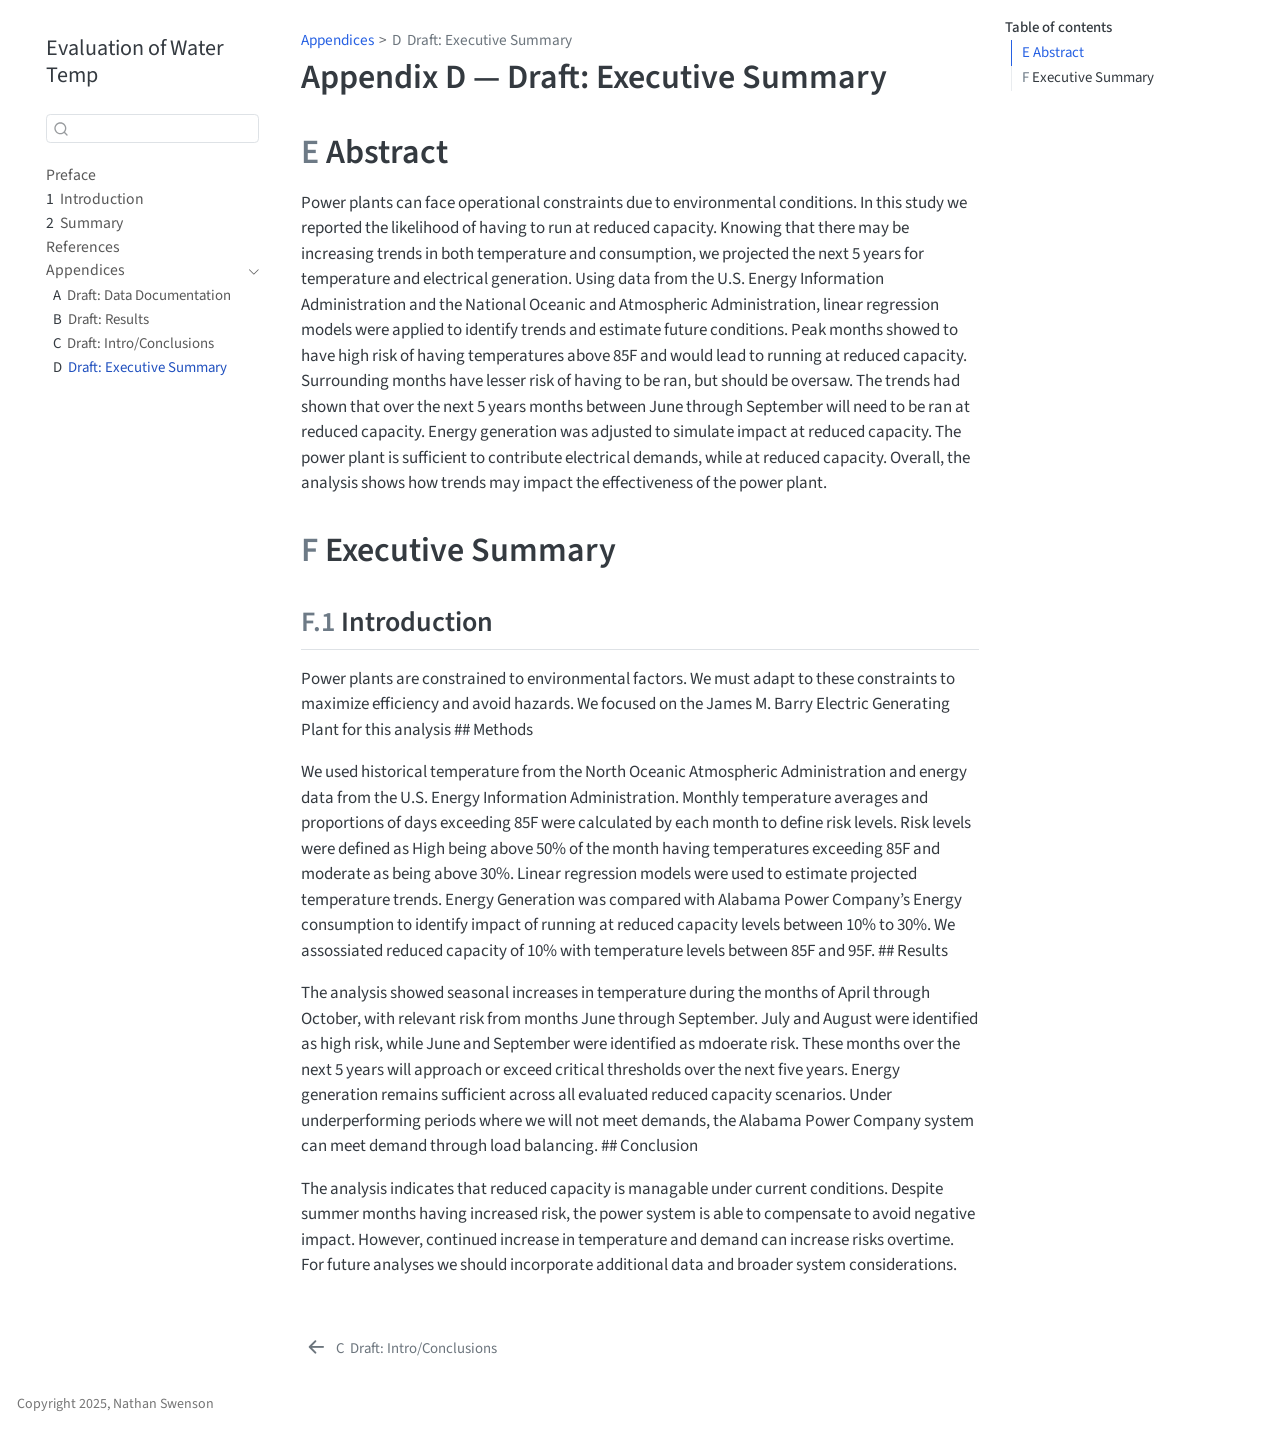
<file: docs/draft-exec-summary.html>
<!DOCTYPE html>
<html xmlns="http://www.w3.org/1999/xhtml" lang="en" xml:lang="en"><head>

<meta charset="utf-8">
<meta name="generator" content="quarto-1.6.40">

<meta name="viewport" content="width=device-width, initial-scale=1.0, user-scalable=yes">


<title>Appendix D — Draft: Executive Summary – Evaluation of Water Temp</title>
<style>
code{white-space: pre-wrap;}
span.smallcaps{font-variant: small-caps;}
div.columns{display: flex; gap: min(4vw, 1.5em);}
div.column{flex: auto; overflow-x: auto;}
div.hanging-indent{margin-left: 1.5em; text-indent: -1.5em;}
ul.task-list{list-style: none;}
ul.task-list li input[type="checkbox"] {
  width: 0.8em;
  margin: 0 0.8em 0.2em -1em; /* quarto-specific, see https://github.com/quarto-dev/quarto-cli/issues/4556 */ 
  vertical-align: middle;
}
</style>


<script src="site_libs/quarto-nav/quarto-nav.js"></script>
<script src="site_libs/quarto-nav/headroom.min.js"></script>
<script src="site_libs/clipboard/clipboard.min.js"></script>
<script src="site_libs/quarto-search/autocomplete.umd.js"></script>
<script src="site_libs/quarto-search/fuse.min.js"></script>
<script src="site_libs/quarto-search/quarto-search.js"></script>
<meta name="quarto:offset" content="./">
<link href="./draft-intro-conclusions.html" rel="prev">
<script src="site_libs/quarto-html/quarto.js"></script>
<script src="site_libs/quarto-html/popper.min.js"></script>
<script src="site_libs/quarto-html/tippy.umd.min.js"></script>
<script src="site_libs/quarto-html/anchor.min.js"></script>
<link href="site_libs/quarto-html/tippy.css" rel="stylesheet">
<link href="site_libs/quarto-html/quarto-syntax-highlighting-dece3bd051e391dd7205a6b15f93dc59.css" rel="stylesheet" id="quarto-text-highlighting-styles">
<script src="site_libs/bootstrap/bootstrap.min.js"></script>
<link href="site_libs/bootstrap/bootstrap-icons.css" rel="stylesheet">
<link href="site_libs/bootstrap/bootstrap-989e5504e886528910461c002137a974.min.css" rel="stylesheet" append-hash="true" id="quarto-bootstrap" data-mode="light">
<script id="quarto-search-options" type="application/json">{
  "location": "sidebar",
  "copy-button": false,
  "collapse-after": 3,
  "panel-placement": "start",
  "type": "textbox",
  "limit": 50,
  "keyboard-shortcut": [
    "f",
    "/",
    "s"
  ],
  "show-item-context": false,
  "language": {
    "search-no-results-text": "No results",
    "search-matching-documents-text": "matching documents",
    "search-copy-link-title": "Copy link to search",
    "search-hide-matches-text": "Hide additional matches",
    "search-more-match-text": "more match in this document",
    "search-more-matches-text": "more matches in this document",
    "search-clear-button-title": "Clear",
    "search-text-placeholder": "",
    "search-detached-cancel-button-title": "Cancel",
    "search-submit-button-title": "Submit",
    "search-label": "Search"
  }
}</script>


</head>

<body class="nav-sidebar floating">

<div id="quarto-search-results"></div>
  <header id="quarto-header" class="headroom fixed-top">
  <nav class="quarto-secondary-nav">
    <div class="container-fluid d-flex">
      <button type="button" class="quarto-btn-toggle btn" data-bs-toggle="collapse" role="button" data-bs-target=".quarto-sidebar-collapse-item" aria-controls="quarto-sidebar" aria-expanded="false" aria-label="Toggle sidebar navigation" onclick="if (window.quartoToggleHeadroom) { window.quartoToggleHeadroom(); }">
        <i class="bi bi-layout-text-sidebar-reverse"></i>
      </button>
        <nav class="quarto-page-breadcrumbs" aria-label="breadcrumb"><ol class="breadcrumb"><li class="breadcrumb-item"><a href="./draft-data-doc.html">Appendices</a></li><li class="breadcrumb-item"><a href="./draft-exec-summary.html"><span class="chapter-number">D</span>&nbsp; <span class="chapter-title">Draft: Executive Summary</span></a></li></ol></nav>
        <a class="flex-grow-1" role="navigation" data-bs-toggle="collapse" data-bs-target=".quarto-sidebar-collapse-item" aria-controls="quarto-sidebar" aria-expanded="false" aria-label="Toggle sidebar navigation" onclick="if (window.quartoToggleHeadroom) { window.quartoToggleHeadroom(); }">      
        </a>
      <button type="button" class="btn quarto-search-button" aria-label="Search" onclick="window.quartoOpenSearch();">
        <i class="bi bi-search"></i>
      </button>
    </div>
  </nav>
</header>
<!-- content -->
<div id="quarto-content" class="quarto-container page-columns page-rows-contents page-layout-article">
<!-- sidebar -->
  <nav id="quarto-sidebar" class="sidebar collapse collapse-horizontal quarto-sidebar-collapse-item sidebar-navigation floating overflow-auto">
    <div class="pt-lg-2 mt-2 text-left sidebar-header">
    <div class="sidebar-title mb-0 py-0">
      <a href="./">Evaluation of Water Temp</a> 
    </div>
      </div>
        <div class="mt-2 flex-shrink-0 align-items-center">
        <div class="sidebar-search">
        <div id="quarto-search" class="" title="Search"></div>
        </div>
        </div>
    <div class="sidebar-menu-container"> 
    <ul class="list-unstyled mt-1">
        <li class="sidebar-item">
  <div class="sidebar-item-container"> 
  <a href="./index.html" class="sidebar-item-text sidebar-link">
 <span class="menu-text">Preface</span></a>
  </div>
</li>
        <li class="sidebar-item">
  <div class="sidebar-item-container"> 
  <a href="./intro.html" class="sidebar-item-text sidebar-link">
 <span class="menu-text"><span class="chapter-number">1</span>&nbsp; <span class="chapter-title">Introduction</span></span></a>
  </div>
</li>
        <li class="sidebar-item">
  <div class="sidebar-item-container"> 
  <a href="./summary.html" class="sidebar-item-text sidebar-link">
 <span class="menu-text"><span class="chapter-number">2</span>&nbsp; <span class="chapter-title">Summary</span></span></a>
  </div>
</li>
        <li class="sidebar-item">
  <div class="sidebar-item-container"> 
  <a href="./references.html" class="sidebar-item-text sidebar-link">
 <span class="menu-text">References</span></a>
  </div>
</li>
        <li class="sidebar-item sidebar-item-section">
      <div class="sidebar-item-container"> 
            <a class="sidebar-item-text sidebar-link text-start" data-bs-toggle="collapse" data-bs-target="#quarto-sidebar-section-1" role="navigation" aria-expanded="true">
 <span class="menu-text">Appendices</span></a>
          <a class="sidebar-item-toggle text-start" data-bs-toggle="collapse" data-bs-target="#quarto-sidebar-section-1" role="navigation" aria-expanded="true" aria-label="Toggle section">
            <i class="bi bi-chevron-right ms-2"></i>
          </a> 
      </div>
      <ul id="quarto-sidebar-section-1" class="collapse list-unstyled sidebar-section depth1 show">  
          <li class="sidebar-item">
  <div class="sidebar-item-container"> 
  <a href="./draft-data-doc.html" class="sidebar-item-text sidebar-link">
 <span class="menu-text"><span class="chapter-number">A</span>&nbsp; <span class="chapter-title">Draft: Data Documentation</span></span></a>
  </div>
</li>
          <li class="sidebar-item">
  <div class="sidebar-item-container"> 
  <a href="./draft-results.html" class="sidebar-item-text sidebar-link">
 <span class="menu-text"><span class="chapter-number">B</span>&nbsp; <span class="chapter-title">Draft: Results</span></span></a>
  </div>
</li>
          <li class="sidebar-item">
  <div class="sidebar-item-container"> 
  <a href="./draft-intro-conclusions.html" class="sidebar-item-text sidebar-link">
 <span class="menu-text"><span class="chapter-number">C</span>&nbsp; <span class="chapter-title">Draft: Intro/Conclusions</span></span></a>
  </div>
</li>
          <li class="sidebar-item">
  <div class="sidebar-item-container"> 
  <a href="./draft-exec-summary.html" class="sidebar-item-text sidebar-link active">
 <span class="menu-text"><span class="chapter-number">D</span>&nbsp; <span class="chapter-title">Draft: Executive Summary</span></span></a>
  </div>
</li>
      </ul>
  </li>
    </ul>
    </div>
</nav>
<div id="quarto-sidebar-glass" class="quarto-sidebar-collapse-item" data-bs-toggle="collapse" data-bs-target=".quarto-sidebar-collapse-item"></div>
<!-- margin-sidebar -->
    <div id="quarto-margin-sidebar" class="sidebar margin-sidebar">
        <nav id="TOC" role="doc-toc" class="toc-active">
    <h2 id="toc-title">Table of contents</h2>
   
  <ul>
  <li><a href="#abstract" id="toc-abstract" class="nav-link active" data-scroll-target="#abstract"><span class="header-section-number">E</span> Abstract</a></li>
  <li><a href="#executive-summary" id="toc-executive-summary" class="nav-link" data-scroll-target="#executive-summary"><span class="header-section-number">F</span> Executive Summary</a>
  <ul class="collapse">
  <li><a href="#introduction" id="toc-introduction" class="nav-link" data-scroll-target="#introduction"><span class="header-section-number">F.1</span> Introduction</a></li>
  </ul></li>
  </ul>
</nav>
    </div>
<!-- main -->
<main class="content" id="quarto-document-content">

<header id="title-block-header" class="quarto-title-block default"><nav class="quarto-page-breadcrumbs quarto-title-breadcrumbs d-none d-lg-block" aria-label="breadcrumb"><ol class="breadcrumb"><li class="breadcrumb-item"><a href="./draft-data-doc.html">Appendices</a></li><li class="breadcrumb-item"><a href="./draft-exec-summary.html"><span class="chapter-number">D</span>&nbsp; <span class="chapter-title">Draft: Executive Summary</span></a></li></ol></nav>
<div class="quarto-title">
<h1 class="title">Appendix D — Draft: Executive Summary</h1>
</div>



<div class="quarto-title-meta">

    
  
    
  </div>
  


</header>


<section id="abstract" class="level1" data-number="E">
<h1 data-number="E"><span class="header-section-number">E</span> Abstract</h1>
<p>Power plants can face operational constraints due to environmental conditions. In this study we reported the likelihood of having to run at reduced capacity. Knowing that there may be increasing trends in both temperature and consumption, we projected the next 5 years for temperature and electrical generation. Using data from the U.S. Energy Information Administration and the National Oceanic and Atmospheric Administration, linear regression models were applied to identify trends and estimate future conditions. Peak months showed to have high risk of having temperatures above 85F and would lead to running at reduced capacity. Surrounding months have lesser risk of having to be ran, but should be oversaw. The trends had shown that over the next 5 years months between June through September will need to be ran at reduced capacity. Energy generation was adjusted to simulate impact at reduced capacity. The power plant is sufficient to contribute electrical demands, while at reduced capacity. Overall, the analysis shows how trends may impact the effectiveness of the power plant.</p>
</section>
<section id="executive-summary" class="level1" data-number="F">
<h1 data-number="F"><span class="header-section-number">F</span> Executive Summary</h1>
<section id="introduction" class="level2" data-number="F.1">
<h2 data-number="F.1" class="anchored" data-anchor-id="introduction"><span class="header-section-number">F.1</span> Introduction</h2>
<p>Power plants are constrained to environmental factors. We must adapt to these constraints to maximize efficiency and avoid hazards. We focused on the James M. Barry Electric Generating Plant for this analysis ## Methods</p>
<p>We used historical temperature from the North Oceanic Atmospheric Administration and energy data from the U.S. Energy Information Administration. Monthly temperature averages and proportions of days exceeding 85F were calculated by each month to define risk levels. Risk levels were defined as High being above 50% of the month having temperatures exceeding 85F and moderate as being above 30%. Linear regression models were used to estimate projected temperature trends. Energy Generation was compared with Alabama Power Company’s Energy consumption to identify impact of running at reduced capacity levels between 10% to 30%. We assossiated reduced capacity of 10% with temperature levels between 85F and 95F. ## Results</p>
<p>The analysis showed seasonal increases in temperature during the months of April through October, with relevant risk from months June through September. July and August were identified as high risk, while June and September were identified as mdoerate risk. These months over the next 5 years will approach or exceed critical thresholds over the next five years. Energy generation remains sufficient across all evaluated reduced capacity scenarios. Under underperforming periods where we will not meet demands, the Alabama Power Company system can meet demand through load balancing. ## Conclusion</p>
<p>The analysis indicates that reduced capacity is managable under current conditions. Despite summer months having increased risk, the power system is able to compensate to avoid negative impact. However, continued increase in temperature and demand can increase risks overtime. For future analyses we should incorporate additional data and broader system considerations.</p>


</section>
</section>

</main> <!-- /main -->
<script id="quarto-html-after-body" type="application/javascript">
window.document.addEventListener("DOMContentLoaded", function (event) {
  const toggleBodyColorMode = (bsSheetEl) => {
    const mode = bsSheetEl.getAttribute("data-mode");
    const bodyEl = window.document.querySelector("body");
    if (mode === "dark") {
      bodyEl.classList.add("quarto-dark");
      bodyEl.classList.remove("quarto-light");
    } else {
      bodyEl.classList.add("quarto-light");
      bodyEl.classList.remove("quarto-dark");
    }
  }
  const toggleBodyColorPrimary = () => {
    const bsSheetEl = window.document.querySelector("link#quarto-bootstrap");
    if (bsSheetEl) {
      toggleBodyColorMode(bsSheetEl);
    }
  }
  toggleBodyColorPrimary();  
  const icon = "";
  const anchorJS = new window.AnchorJS();
  anchorJS.options = {
    placement: 'right',
    icon: icon
  };
  anchorJS.add('.anchored');
  const isCodeAnnotation = (el) => {
    for (const clz of el.classList) {
      if (clz.startsWith('code-annotation-')) {                     
        return true;
      }
    }
    return false;
  }
  const onCopySuccess = function(e) {
    // button target
    const button = e.trigger;
    // don't keep focus
    button.blur();
    // flash "checked"
    button.classList.add('code-copy-button-checked');
    var currentTitle = button.getAttribute("title");
    button.setAttribute("title", "Copied!");
    let tooltip;
    if (window.bootstrap) {
      button.setAttribute("data-bs-toggle", "tooltip");
      button.setAttribute("data-bs-placement", "left");
      button.setAttribute("data-bs-title", "Copied!");
      tooltip = new bootstrap.Tooltip(button, 
        { trigger: "manual", 
          customClass: "code-copy-button-tooltip",
          offset: [0, -8]});
      tooltip.show();    
    }
    setTimeout(function() {
      if (tooltip) {
        tooltip.hide();
        button.removeAttribute("data-bs-title");
        button.removeAttribute("data-bs-toggle");
        button.removeAttribute("data-bs-placement");
      }
      button.setAttribute("title", currentTitle);
      button.classList.remove('code-copy-button-checked');
    }, 1000);
    // clear code selection
    e.clearSelection();
  }
  const getTextToCopy = function(trigger) {
      const codeEl = trigger.previousElementSibling.cloneNode(true);
      for (const childEl of codeEl.children) {
        if (isCodeAnnotation(childEl)) {
          childEl.remove();
        }
      }
      return codeEl.innerText;
  }
  const clipboard = new window.ClipboardJS('.code-copy-button:not([data-in-quarto-modal])', {
    text: getTextToCopy
  });
  clipboard.on('success', onCopySuccess);
  if (window.document.getElementById('quarto-embedded-source-code-modal')) {
    const clipboardModal = new window.ClipboardJS('.code-copy-button[data-in-quarto-modal]', {
      text: getTextToCopy,
      container: window.document.getElementById('quarto-embedded-source-code-modal')
    });
    clipboardModal.on('success', onCopySuccess);
  }
    var localhostRegex = new RegExp(/^(?:http|https):\/\/localhost\:?[0-9]*\//);
    var mailtoRegex = new RegExp(/^mailto:/);
      var filterRegex = new RegExp('/' + window.location.host + '/');
    var isInternal = (href) => {
        return filterRegex.test(href) || localhostRegex.test(href) || mailtoRegex.test(href);
    }
    // Inspect non-navigation links and adorn them if external
 	var links = window.document.querySelectorAll('a[href]:not(.nav-link):not(.navbar-brand):not(.toc-action):not(.sidebar-link):not(.sidebar-item-toggle):not(.pagination-link):not(.no-external):not([aria-hidden]):not(.dropdown-item):not(.quarto-navigation-tool):not(.about-link)');
    for (var i=0; i<links.length; i++) {
      const link = links[i];
      if (!isInternal(link.href)) {
        // undo the damage that might have been done by quarto-nav.js in the case of
        // links that we want to consider external
        if (link.dataset.originalHref !== undefined) {
          link.href = link.dataset.originalHref;
        }
      }
    }
  function tippyHover(el, contentFn, onTriggerFn, onUntriggerFn) {
    const config = {
      allowHTML: true,
      maxWidth: 500,
      delay: 100,
      arrow: false,
      appendTo: function(el) {
          return el.parentElement;
      },
      interactive: true,
      interactiveBorder: 10,
      theme: 'quarto',
      placement: 'bottom-start',
    };
    if (contentFn) {
      config.content = contentFn;
    }
    if (onTriggerFn) {
      config.onTrigger = onTriggerFn;
    }
    if (onUntriggerFn) {
      config.onUntrigger = onUntriggerFn;
    }
    window.tippy(el, config); 
  }
  const noterefs = window.document.querySelectorAll('a[role="doc-noteref"]');
  for (var i=0; i<noterefs.length; i++) {
    const ref = noterefs[i];
    tippyHover(ref, function() {
      // use id or data attribute instead here
      let href = ref.getAttribute('data-footnote-href') || ref.getAttribute('href');
      try { href = new URL(href).hash; } catch {}
      const id = href.replace(/^#\/?/, "");
      const note = window.document.getElementById(id);
      if (note) {
        return note.innerHTML;
      } else {
        return "";
      }
    });
  }
  const xrefs = window.document.querySelectorAll('a.quarto-xref');
  const processXRef = (id, note) => {
    // Strip column container classes
    const stripColumnClz = (el) => {
      el.classList.remove("page-full", "page-columns");
      if (el.children) {
        for (const child of el.children) {
          stripColumnClz(child);
        }
      }
    }
    stripColumnClz(note)
    if (id === null || id.startsWith('sec-')) {
      // Special case sections, only their first couple elements
      const container = document.createElement("div");
      if (note.children && note.children.length > 2) {
        container.appendChild(note.children[0].cloneNode(true));
        for (let i = 1; i < note.children.length; i++) {
          const child = note.children[i];
          if (child.tagName === "P" && child.innerText === "") {
            continue;
          } else {
            container.appendChild(child.cloneNode(true));
            break;
          }
        }
        if (window.Quarto?.typesetMath) {
          window.Quarto.typesetMath(container);
        }
        return container.innerHTML
      } else {
        if (window.Quarto?.typesetMath) {
          window.Quarto.typesetMath(note);
        }
        return note.innerHTML;
      }
    } else {
      // Remove any anchor links if they are present
      const anchorLink = note.querySelector('a.anchorjs-link');
      if (anchorLink) {
        anchorLink.remove();
      }
      if (window.Quarto?.typesetMath) {
        window.Quarto.typesetMath(note);
      }
      if (note.classList.contains("callout")) {
        return note.outerHTML;
      } else {
        return note.innerHTML;
      }
    }
  }
  for (var i=0; i<xrefs.length; i++) {
    const xref = xrefs[i];
    tippyHover(xref, undefined, function(instance) {
      instance.disable();
      let url = xref.getAttribute('href');
      let hash = undefined; 
      if (url.startsWith('#')) {
        hash = url;
      } else {
        try { hash = new URL(url).hash; } catch {}
      }
      if (hash) {
        const id = hash.replace(/^#\/?/, "");
        const note = window.document.getElementById(id);
        if (note !== null) {
          try {
            const html = processXRef(id, note.cloneNode(true));
            instance.setContent(html);
          } finally {
            instance.enable();
            instance.show();
          }
        } else {
          // See if we can fetch this
          fetch(url.split('#')[0])
          .then(res => res.text())
          .then(html => {
            const parser = new DOMParser();
            const htmlDoc = parser.parseFromString(html, "text/html");
            const note = htmlDoc.getElementById(id);
            if (note !== null) {
              const html = processXRef(id, note);
              instance.setContent(html);
            } 
          }).finally(() => {
            instance.enable();
            instance.show();
          });
        }
      } else {
        // See if we can fetch a full url (with no hash to target)
        // This is a special case and we should probably do some content thinning / targeting
        fetch(url)
        .then(res => res.text())
        .then(html => {
          const parser = new DOMParser();
          const htmlDoc = parser.parseFromString(html, "text/html");
          const note = htmlDoc.querySelector('main.content');
          if (note !== null) {
            // This should only happen for chapter cross references
            // (since there is no id in the URL)
            // remove the first header
            if (note.children.length > 0 && note.children[0].tagName === "HEADER") {
              note.children[0].remove();
            }
            const html = processXRef(null, note);
            instance.setContent(html);
          } 
        }).finally(() => {
          instance.enable();
          instance.show();
        });
      }
    }, function(instance) {
    });
  }
      let selectedAnnoteEl;
      const selectorForAnnotation = ( cell, annotation) => {
        let cellAttr = 'data-code-cell="' + cell + '"';
        let lineAttr = 'data-code-annotation="' +  annotation + '"';
        const selector = 'span[' + cellAttr + '][' + lineAttr + ']';
        return selector;
      }
      const selectCodeLines = (annoteEl) => {
        const doc = window.document;
        const targetCell = annoteEl.getAttribute("data-target-cell");
        const targetAnnotation = annoteEl.getAttribute("data-target-annotation");
        const annoteSpan = window.document.querySelector(selectorForAnnotation(targetCell, targetAnnotation));
        const lines = annoteSpan.getAttribute("data-code-lines").split(",");
        const lineIds = lines.map((line) => {
          return targetCell + "-" + line;
        })
        let top = null;
        let height = null;
        let parent = null;
        if (lineIds.length > 0) {
            //compute the position of the single el (top and bottom and make a div)
            const el = window.document.getElementById(lineIds[0]);
            top = el.offsetTop;
            height = el.offsetHeight;
            parent = el.parentElement.parentElement;
          if (lineIds.length > 1) {
            const lastEl = window.document.getElementById(lineIds[lineIds.length - 1]);
            const bottom = lastEl.offsetTop + lastEl.offsetHeight;
            height = bottom - top;
          }
          if (top !== null && height !== null && parent !== null) {
            // cook up a div (if necessary) and position it 
            let div = window.document.getElementById("code-annotation-line-highlight");
            if (div === null) {
              div = window.document.createElement("div");
              div.setAttribute("id", "code-annotation-line-highlight");
              div.style.position = 'absolute';
              parent.appendChild(div);
            }
            div.style.top = top - 2 + "px";
            div.style.height = height + 4 + "px";
            div.style.left = 0;
            let gutterDiv = window.document.getElementById("code-annotation-line-highlight-gutter");
            if (gutterDiv === null) {
              gutterDiv = window.document.createElement("div");
              gutterDiv.setAttribute("id", "code-annotation-line-highlight-gutter");
              gutterDiv.style.position = 'absolute';
              const codeCell = window.document.getElementById(targetCell);
              const gutter = codeCell.querySelector('.code-annotation-gutter');
              gutter.appendChild(gutterDiv);
            }
            gutterDiv.style.top = top - 2 + "px";
            gutterDiv.style.height = height + 4 + "px";
          }
          selectedAnnoteEl = annoteEl;
        }
      };
      const unselectCodeLines = () => {
        const elementsIds = ["code-annotation-line-highlight", "code-annotation-line-highlight-gutter"];
        elementsIds.forEach((elId) => {
          const div = window.document.getElementById(elId);
          if (div) {
            div.remove();
          }
        });
        selectedAnnoteEl = undefined;
      };
        // Handle positioning of the toggle
    window.addEventListener(
      "resize",
      throttle(() => {
        elRect = undefined;
        if (selectedAnnoteEl) {
          selectCodeLines(selectedAnnoteEl);
        }
      }, 10)
    );
    function throttle(fn, ms) {
    let throttle = false;
    let timer;
      return (...args) => {
        if(!throttle) { // first call gets through
            fn.apply(this, args);
            throttle = true;
        } else { // all the others get throttled
            if(timer) clearTimeout(timer); // cancel #2
            timer = setTimeout(() => {
              fn.apply(this, args);
              timer = throttle = false;
            }, ms);
        }
      };
    }
      // Attach click handler to the DT
      const annoteDls = window.document.querySelectorAll('dt[data-target-cell]');
      for (const annoteDlNode of annoteDls) {
        annoteDlNode.addEventListener('click', (event) => {
          const clickedEl = event.target;
          if (clickedEl !== selectedAnnoteEl) {
            unselectCodeLines();
            const activeEl = window.document.querySelector('dt[data-target-cell].code-annotation-active');
            if (activeEl) {
              activeEl.classList.remove('code-annotation-active');
            }
            selectCodeLines(clickedEl);
            clickedEl.classList.add('code-annotation-active');
          } else {
            // Unselect the line
            unselectCodeLines();
            clickedEl.classList.remove('code-annotation-active');
          }
        });
      }
  const findCites = (el) => {
    const parentEl = el.parentElement;
    if (parentEl) {
      const cites = parentEl.dataset.cites;
      if (cites) {
        return {
          el,
          cites: cites.split(' ')
        };
      } else {
        return findCites(el.parentElement)
      }
    } else {
      return undefined;
    }
  };
  var bibliorefs = window.document.querySelectorAll('a[role="doc-biblioref"]');
  for (var i=0; i<bibliorefs.length; i++) {
    const ref = bibliorefs[i];
    const citeInfo = findCites(ref);
    if (citeInfo) {
      tippyHover(citeInfo.el, function() {
        var popup = window.document.createElement('div');
        citeInfo.cites.forEach(function(cite) {
          var citeDiv = window.document.createElement('div');
          citeDiv.classList.add('hanging-indent');
          citeDiv.classList.add('csl-entry');
          var biblioDiv = window.document.getElementById('ref-' + cite);
          if (biblioDiv) {
            citeDiv.innerHTML = biblioDiv.innerHTML;
          }
          popup.appendChild(citeDiv);
        });
        return popup.innerHTML;
      });
    }
  }
});
</script>
<nav class="page-navigation">
  <div class="nav-page nav-page-previous">
      <a href="./draft-intro-conclusions.html" class="pagination-link" aria-label="Draft: Intro/Conclusions">
        <i class="bi bi-arrow-left-short"></i> <span class="nav-page-text"><span class="chapter-number">C</span>&nbsp; <span class="chapter-title">Draft: Intro/Conclusions</span></span>
      </a>          
  </div>
  <div class="nav-page nav-page-next">
  </div>
</nav>
</div> <!-- /content -->
<footer class="footer">
  <div class="nav-footer">
    <div class="nav-footer-left">
<p>Copyright 2025, Nathan Swenson</p>
</div>   
    <div class="nav-footer-center">
      &nbsp;
    </div>
    <div class="nav-footer-right">
      &nbsp;
    </div>
  </div>
</footer>




</body></html>
</file>
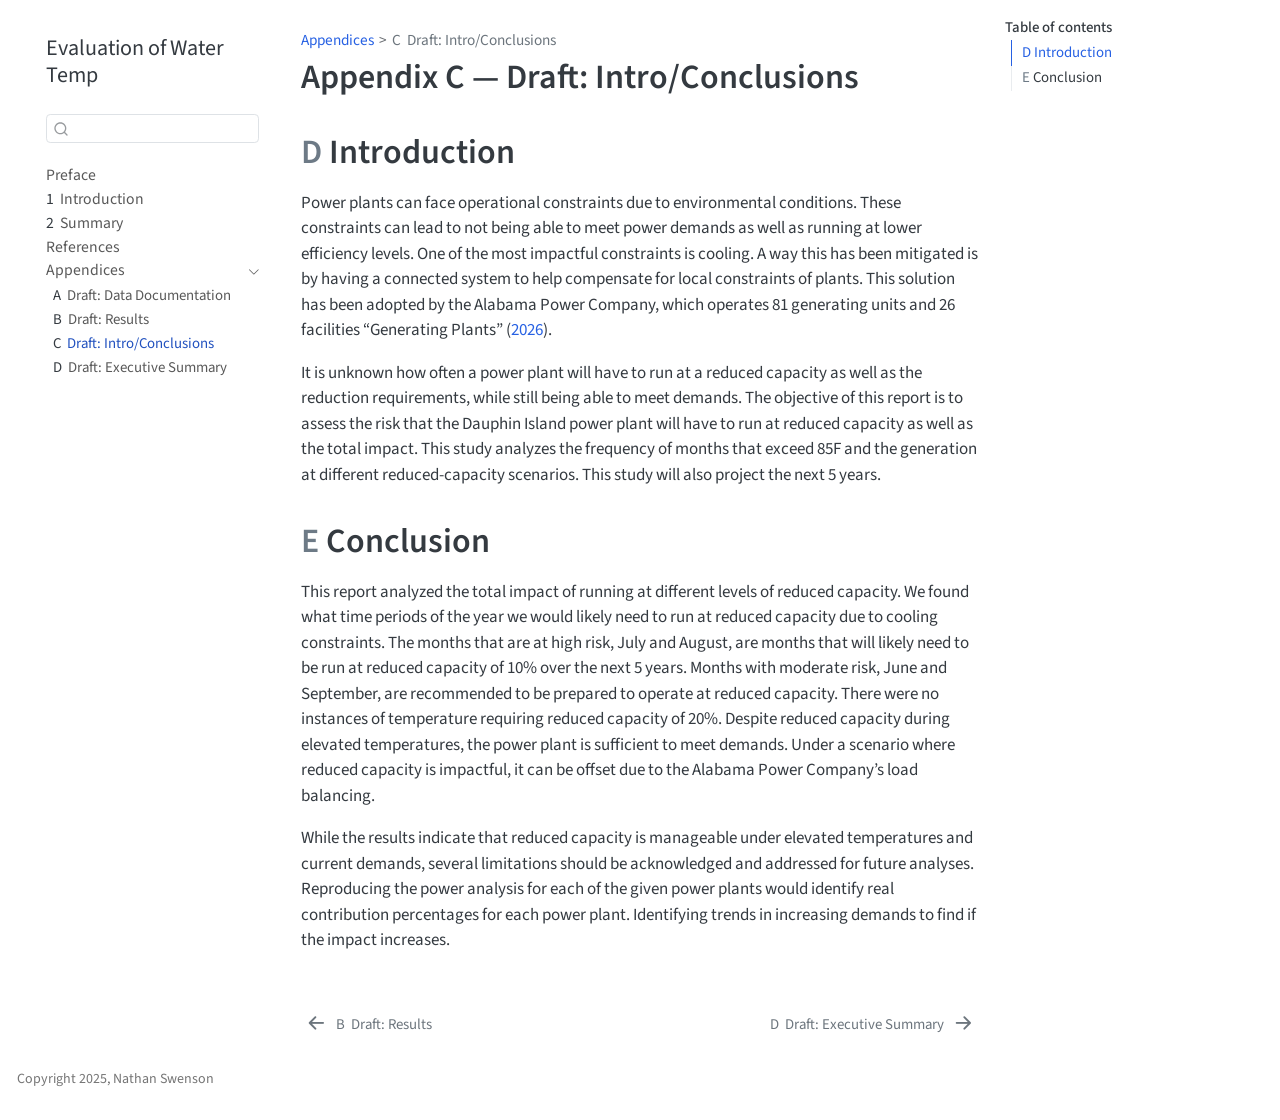
<file: docs/draft-intro-conclusions.html>
<!DOCTYPE html>
<html xmlns="http://www.w3.org/1999/xhtml" lang="en" xml:lang="en"><head>

<meta charset="utf-8">
<meta name="generator" content="quarto-1.6.40">

<meta name="viewport" content="width=device-width, initial-scale=1.0, user-scalable=yes">


<title>Appendix C — Draft: Intro/Conclusions – Evaluation of Water Temp</title>
<style>
code{white-space: pre-wrap;}
span.smallcaps{font-variant: small-caps;}
div.columns{display: flex; gap: min(4vw, 1.5em);}
div.column{flex: auto; overflow-x: auto;}
div.hanging-indent{margin-left: 1.5em; text-indent: -1.5em;}
ul.task-list{list-style: none;}
ul.task-list li input[type="checkbox"] {
  width: 0.8em;
  margin: 0 0.8em 0.2em -1em; /* quarto-specific, see https://github.com/quarto-dev/quarto-cli/issues/4556 */ 
  vertical-align: middle;
}
/* CSS for citations */
div.csl-bib-body { }
div.csl-entry {
  clear: both;
  margin-bottom: 0em;
}
.hanging-indent div.csl-entry {
  margin-left:2em;
  text-indent:-2em;
}
div.csl-left-margin {
  min-width:2em;
  float:left;
}
div.csl-right-inline {
  margin-left:2em;
  padding-left:1em;
}
div.csl-indent {
  margin-left: 2em;
}</style>


<script src="site_libs/quarto-nav/quarto-nav.js"></script>
<script src="site_libs/quarto-nav/headroom.min.js"></script>
<script src="site_libs/clipboard/clipboard.min.js"></script>
<script src="site_libs/quarto-search/autocomplete.umd.js"></script>
<script src="site_libs/quarto-search/fuse.min.js"></script>
<script src="site_libs/quarto-search/quarto-search.js"></script>
<meta name="quarto:offset" content="./">
<link href="./draft-exec-summary.html" rel="next">
<link href="./draft-results.html" rel="prev">
<script src="site_libs/quarto-html/quarto.js"></script>
<script src="site_libs/quarto-html/popper.min.js"></script>
<script src="site_libs/quarto-html/tippy.umd.min.js"></script>
<script src="site_libs/quarto-html/anchor.min.js"></script>
<link href="site_libs/quarto-html/tippy.css" rel="stylesheet">
<link href="site_libs/quarto-html/quarto-syntax-highlighting-dece3bd051e391dd7205a6b15f93dc59.css" rel="stylesheet" id="quarto-text-highlighting-styles">
<script src="site_libs/bootstrap/bootstrap.min.js"></script>
<link href="site_libs/bootstrap/bootstrap-icons.css" rel="stylesheet">
<link href="site_libs/bootstrap/bootstrap-989e5504e886528910461c002137a974.min.css" rel="stylesheet" append-hash="true" id="quarto-bootstrap" data-mode="light">
<script id="quarto-search-options" type="application/json">{
  "location": "sidebar",
  "copy-button": false,
  "collapse-after": 3,
  "panel-placement": "start",
  "type": "textbox",
  "limit": 50,
  "keyboard-shortcut": [
    "f",
    "/",
    "s"
  ],
  "show-item-context": false,
  "language": {
    "search-no-results-text": "No results",
    "search-matching-documents-text": "matching documents",
    "search-copy-link-title": "Copy link to search",
    "search-hide-matches-text": "Hide additional matches",
    "search-more-match-text": "more match in this document",
    "search-more-matches-text": "more matches in this document",
    "search-clear-button-title": "Clear",
    "search-text-placeholder": "",
    "search-detached-cancel-button-title": "Cancel",
    "search-submit-button-title": "Submit",
    "search-label": "Search"
  }
}</script>


</head>

<body class="nav-sidebar floating">

<div id="quarto-search-results"></div>
  <header id="quarto-header" class="headroom fixed-top">
  <nav class="quarto-secondary-nav">
    <div class="container-fluid d-flex">
      <button type="button" class="quarto-btn-toggle btn" data-bs-toggle="collapse" role="button" data-bs-target=".quarto-sidebar-collapse-item" aria-controls="quarto-sidebar" aria-expanded="false" aria-label="Toggle sidebar navigation" onclick="if (window.quartoToggleHeadroom) { window.quartoToggleHeadroom(); }">
        <i class="bi bi-layout-text-sidebar-reverse"></i>
      </button>
        <nav class="quarto-page-breadcrumbs" aria-label="breadcrumb"><ol class="breadcrumb"><li class="breadcrumb-item"><a href="./draft-data-doc.html">Appendices</a></li><li class="breadcrumb-item"><a href="./draft-intro-conclusions.html"><span class="chapter-number">C</span>&nbsp; <span class="chapter-title">Draft: Intro/Conclusions</span></a></li></ol></nav>
        <a class="flex-grow-1" role="navigation" data-bs-toggle="collapse" data-bs-target=".quarto-sidebar-collapse-item" aria-controls="quarto-sidebar" aria-expanded="false" aria-label="Toggle sidebar navigation" onclick="if (window.quartoToggleHeadroom) { window.quartoToggleHeadroom(); }">      
        </a>
      <button type="button" class="btn quarto-search-button" aria-label="Search" onclick="window.quartoOpenSearch();">
        <i class="bi bi-search"></i>
      </button>
    </div>
  </nav>
</header>
<!-- content -->
<div id="quarto-content" class="quarto-container page-columns page-rows-contents page-layout-article">
<!-- sidebar -->
  <nav id="quarto-sidebar" class="sidebar collapse collapse-horizontal quarto-sidebar-collapse-item sidebar-navigation floating overflow-auto">
    <div class="pt-lg-2 mt-2 text-left sidebar-header">
    <div class="sidebar-title mb-0 py-0">
      <a href="./">Evaluation of Water Temp</a> 
    </div>
      </div>
        <div class="mt-2 flex-shrink-0 align-items-center">
        <div class="sidebar-search">
        <div id="quarto-search" class="" title="Search"></div>
        </div>
        </div>
    <div class="sidebar-menu-container"> 
    <ul class="list-unstyled mt-1">
        <li class="sidebar-item">
  <div class="sidebar-item-container"> 
  <a href="./index.html" class="sidebar-item-text sidebar-link">
 <span class="menu-text">Preface</span></a>
  </div>
</li>
        <li class="sidebar-item">
  <div class="sidebar-item-container"> 
  <a href="./intro.html" class="sidebar-item-text sidebar-link">
 <span class="menu-text"><span class="chapter-number">1</span>&nbsp; <span class="chapter-title">Introduction</span></span></a>
  </div>
</li>
        <li class="sidebar-item">
  <div class="sidebar-item-container"> 
  <a href="./summary.html" class="sidebar-item-text sidebar-link">
 <span class="menu-text"><span class="chapter-number">2</span>&nbsp; <span class="chapter-title">Summary</span></span></a>
  </div>
</li>
        <li class="sidebar-item">
  <div class="sidebar-item-container"> 
  <a href="./references.html" class="sidebar-item-text sidebar-link">
 <span class="menu-text">References</span></a>
  </div>
</li>
        <li class="sidebar-item sidebar-item-section">
      <div class="sidebar-item-container"> 
            <a class="sidebar-item-text sidebar-link text-start" data-bs-toggle="collapse" data-bs-target="#quarto-sidebar-section-1" role="navigation" aria-expanded="true">
 <span class="menu-text">Appendices</span></a>
          <a class="sidebar-item-toggle text-start" data-bs-toggle="collapse" data-bs-target="#quarto-sidebar-section-1" role="navigation" aria-expanded="true" aria-label="Toggle section">
            <i class="bi bi-chevron-right ms-2"></i>
          </a> 
      </div>
      <ul id="quarto-sidebar-section-1" class="collapse list-unstyled sidebar-section depth1 show">  
          <li class="sidebar-item">
  <div class="sidebar-item-container"> 
  <a href="./draft-data-doc.html" class="sidebar-item-text sidebar-link">
 <span class="menu-text"><span class="chapter-number">A</span>&nbsp; <span class="chapter-title">Draft: Data Documentation</span></span></a>
  </div>
</li>
          <li class="sidebar-item">
  <div class="sidebar-item-container"> 
  <a href="./draft-results.html" class="sidebar-item-text sidebar-link">
 <span class="menu-text"><span class="chapter-number">B</span>&nbsp; <span class="chapter-title">Draft: Results</span></span></a>
  </div>
</li>
          <li class="sidebar-item">
  <div class="sidebar-item-container"> 
  <a href="./draft-intro-conclusions.html" class="sidebar-item-text sidebar-link active">
 <span class="menu-text"><span class="chapter-number">C</span>&nbsp; <span class="chapter-title">Draft: Intro/Conclusions</span></span></a>
  </div>
</li>
          <li class="sidebar-item">
  <div class="sidebar-item-container"> 
  <a href="./draft-exec-summary.html" class="sidebar-item-text sidebar-link">
 <span class="menu-text"><span class="chapter-number">D</span>&nbsp; <span class="chapter-title">Draft: Executive Summary</span></span></a>
  </div>
</li>
      </ul>
  </li>
    </ul>
    </div>
</nav>
<div id="quarto-sidebar-glass" class="quarto-sidebar-collapse-item" data-bs-toggle="collapse" data-bs-target=".quarto-sidebar-collapse-item"></div>
<!-- margin-sidebar -->
    <div id="quarto-margin-sidebar" class="sidebar margin-sidebar">
        <nav id="TOC" role="doc-toc" class="toc-active">
    <h2 id="toc-title">Table of contents</h2>
   
  <ul>
  <li><a href="#introduction" id="toc-introduction" class="nav-link active" data-scroll-target="#introduction"><span class="header-section-number">D</span> Introduction</a></li>
  <li><a href="#conclusion" id="toc-conclusion" class="nav-link" data-scroll-target="#conclusion"><span class="header-section-number">E</span> Conclusion</a></li>
  </ul>
</nav>
    </div>
<!-- main -->
<main class="content" id="quarto-document-content">

<header id="title-block-header" class="quarto-title-block default"><nav class="quarto-page-breadcrumbs quarto-title-breadcrumbs d-none d-lg-block" aria-label="breadcrumb"><ol class="breadcrumb"><li class="breadcrumb-item"><a href="./draft-data-doc.html">Appendices</a></li><li class="breadcrumb-item"><a href="./draft-intro-conclusions.html"><span class="chapter-number">C</span>&nbsp; <span class="chapter-title">Draft: Intro/Conclusions</span></a></li></ol></nav>
<div class="quarto-title">
<h1 class="title">Appendix C — Draft: Intro/Conclusions</h1>
</div>



<div class="quarto-title-meta">

    
  
    
  </div>
  


</header>


<section id="introduction" class="level1" data-number="D">
<h1 data-number="D"><span class="header-section-number">D</span> Introduction</h1>
<p>Power plants can face operational constraints due to environmental conditions. These constraints can lead to not being able to meet power demands as well as running at lower efficiency levels. One of the most impactful constraints is cooling. A way this has been mitigated is by having a connected system to help compensate for local constraints of plants. This solution has been adopted by the Alabama Power Company, which operates 81 generating units and 26 facilities <span class="citation" data-cites="generati"><span>“Generating Plants”</span> (<a href="references.html#ref-generati" role="doc-biblioref">2026</a>)</span>.</p>
<p>It is unknown how often a power plant will have to run at a reduced capacity as well as the reduction requirements, while still being able to meet demands. The objective of this report is to assess the risk that the Dauphin Island power plant will have to run at reduced capacity as well as the total impact. This study analyzes the frequency of months that exceed 85F and the generation at different reduced-capacity scenarios. This study will also project the next 5 years.</p>
</section>
<section id="conclusion" class="level1" data-number="E">
<h1 data-number="E"><span class="header-section-number">E</span> Conclusion</h1>
<p>This report analyzed the total impact of running at different levels of reduced capacity. We found what time periods of the year we would likely need to run at reduced capacity due to cooling constraints. The months that are at high risk, July and August, are months that will likely need to be run at reduced capacity of 10% over the next 5 years. Months with moderate risk, June and September, are recommended to be prepared to operate at reduced capacity. There were no instances of temperature requiring reduced capacity of 20%. Despite reduced capacity during elevated temperatures, the power plant is sufficient to meet demands. Under a scenario where reduced capacity is impactful, it can be offset due to the Alabama Power Company’s load balancing.</p>
<p>While the results indicate that reduced capacity is manageable under elevated temperatures and current demands, several limitations should be acknowledged and addressed for future analyses. Reproducing the power analysis for each of the given power plants would identify real contribution percentages for each power plant. Identifying trends in increasing demands to find if the impact increases.</p>


<div id="refs" class="references csl-bib-body hanging-indent" data-entry-spacing="0" role="list" style="display: none">
<div id="ref-generati" class="csl-entry" role="listitem">
<span>“Generating Plants.”</span> 2026. <a href="https://www.alabamapower.com/company/about-us/generating-plants.html">https://www.alabamapower.com/company/about-us/generating-plants.html</a>.
</div>
</div>
</section>

</main> <!-- /main -->
<script id="quarto-html-after-body" type="application/javascript">
window.document.addEventListener("DOMContentLoaded", function (event) {
  const toggleBodyColorMode = (bsSheetEl) => {
    const mode = bsSheetEl.getAttribute("data-mode");
    const bodyEl = window.document.querySelector("body");
    if (mode === "dark") {
      bodyEl.classList.add("quarto-dark");
      bodyEl.classList.remove("quarto-light");
    } else {
      bodyEl.classList.add("quarto-light");
      bodyEl.classList.remove("quarto-dark");
    }
  }
  const toggleBodyColorPrimary = () => {
    const bsSheetEl = window.document.querySelector("link#quarto-bootstrap");
    if (bsSheetEl) {
      toggleBodyColorMode(bsSheetEl);
    }
  }
  toggleBodyColorPrimary();  
  const icon = "";
  const anchorJS = new window.AnchorJS();
  anchorJS.options = {
    placement: 'right',
    icon: icon
  };
  anchorJS.add('.anchored');
  const isCodeAnnotation = (el) => {
    for (const clz of el.classList) {
      if (clz.startsWith('code-annotation-')) {                     
        return true;
      }
    }
    return false;
  }
  const onCopySuccess = function(e) {
    // button target
    const button = e.trigger;
    // don't keep focus
    button.blur();
    // flash "checked"
    button.classList.add('code-copy-button-checked');
    var currentTitle = button.getAttribute("title");
    button.setAttribute("title", "Copied!");
    let tooltip;
    if (window.bootstrap) {
      button.setAttribute("data-bs-toggle", "tooltip");
      button.setAttribute("data-bs-placement", "left");
      button.setAttribute("data-bs-title", "Copied!");
      tooltip = new bootstrap.Tooltip(button, 
        { trigger: "manual", 
          customClass: "code-copy-button-tooltip",
          offset: [0, -8]});
      tooltip.show();    
    }
    setTimeout(function() {
      if (tooltip) {
        tooltip.hide();
        button.removeAttribute("data-bs-title");
        button.removeAttribute("data-bs-toggle");
        button.removeAttribute("data-bs-placement");
      }
      button.setAttribute("title", currentTitle);
      button.classList.remove('code-copy-button-checked');
    }, 1000);
    // clear code selection
    e.clearSelection();
  }
  const getTextToCopy = function(trigger) {
      const codeEl = trigger.previousElementSibling.cloneNode(true);
      for (const childEl of codeEl.children) {
        if (isCodeAnnotation(childEl)) {
          childEl.remove();
        }
      }
      return codeEl.innerText;
  }
  const clipboard = new window.ClipboardJS('.code-copy-button:not([data-in-quarto-modal])', {
    text: getTextToCopy
  });
  clipboard.on('success', onCopySuccess);
  if (window.document.getElementById('quarto-embedded-source-code-modal')) {
    const clipboardModal = new window.ClipboardJS('.code-copy-button[data-in-quarto-modal]', {
      text: getTextToCopy,
      container: window.document.getElementById('quarto-embedded-source-code-modal')
    });
    clipboardModal.on('success', onCopySuccess);
  }
    var localhostRegex = new RegExp(/^(?:http|https):\/\/localhost\:?[0-9]*\//);
    var mailtoRegex = new RegExp(/^mailto:/);
      var filterRegex = new RegExp('/' + window.location.host + '/');
    var isInternal = (href) => {
        return filterRegex.test(href) || localhostRegex.test(href) || mailtoRegex.test(href);
    }
    // Inspect non-navigation links and adorn them if external
 	var links = window.document.querySelectorAll('a[href]:not(.nav-link):not(.navbar-brand):not(.toc-action):not(.sidebar-link):not(.sidebar-item-toggle):not(.pagination-link):not(.no-external):not([aria-hidden]):not(.dropdown-item):not(.quarto-navigation-tool):not(.about-link)');
    for (var i=0; i<links.length; i++) {
      const link = links[i];
      if (!isInternal(link.href)) {
        // undo the damage that might have been done by quarto-nav.js in the case of
        // links that we want to consider external
        if (link.dataset.originalHref !== undefined) {
          link.href = link.dataset.originalHref;
        }
      }
    }
  function tippyHover(el, contentFn, onTriggerFn, onUntriggerFn) {
    const config = {
      allowHTML: true,
      maxWidth: 500,
      delay: 100,
      arrow: false,
      appendTo: function(el) {
          return el.parentElement;
      },
      interactive: true,
      interactiveBorder: 10,
      theme: 'quarto',
      placement: 'bottom-start',
    };
    if (contentFn) {
      config.content = contentFn;
    }
    if (onTriggerFn) {
      config.onTrigger = onTriggerFn;
    }
    if (onUntriggerFn) {
      config.onUntrigger = onUntriggerFn;
    }
    window.tippy(el, config); 
  }
  const noterefs = window.document.querySelectorAll('a[role="doc-noteref"]');
  for (var i=0; i<noterefs.length; i++) {
    const ref = noterefs[i];
    tippyHover(ref, function() {
      // use id or data attribute instead here
      let href = ref.getAttribute('data-footnote-href') || ref.getAttribute('href');
      try { href = new URL(href).hash; } catch {}
      const id = href.replace(/^#\/?/, "");
      const note = window.document.getElementById(id);
      if (note) {
        return note.innerHTML;
      } else {
        return "";
      }
    });
  }
  const xrefs = window.document.querySelectorAll('a.quarto-xref');
  const processXRef = (id, note) => {
    // Strip column container classes
    const stripColumnClz = (el) => {
      el.classList.remove("page-full", "page-columns");
      if (el.children) {
        for (const child of el.children) {
          stripColumnClz(child);
        }
      }
    }
    stripColumnClz(note)
    if (id === null || id.startsWith('sec-')) {
      // Special case sections, only their first couple elements
      const container = document.createElement("div");
      if (note.children && note.children.length > 2) {
        container.appendChild(note.children[0].cloneNode(true));
        for (let i = 1; i < note.children.length; i++) {
          const child = note.children[i];
          if (child.tagName === "P" && child.innerText === "") {
            continue;
          } else {
            container.appendChild(child.cloneNode(true));
            break;
          }
        }
        if (window.Quarto?.typesetMath) {
          window.Quarto.typesetMath(container);
        }
        return container.innerHTML
      } else {
        if (window.Quarto?.typesetMath) {
          window.Quarto.typesetMath(note);
        }
        return note.innerHTML;
      }
    } else {
      // Remove any anchor links if they are present
      const anchorLink = note.querySelector('a.anchorjs-link');
      if (anchorLink) {
        anchorLink.remove();
      }
      if (window.Quarto?.typesetMath) {
        window.Quarto.typesetMath(note);
      }
      if (note.classList.contains("callout")) {
        return note.outerHTML;
      } else {
        return note.innerHTML;
      }
    }
  }
  for (var i=0; i<xrefs.length; i++) {
    const xref = xrefs[i];
    tippyHover(xref, undefined, function(instance) {
      instance.disable();
      let url = xref.getAttribute('href');
      let hash = undefined; 
      if (url.startsWith('#')) {
        hash = url;
      } else {
        try { hash = new URL(url).hash; } catch {}
      }
      if (hash) {
        const id = hash.replace(/^#\/?/, "");
        const note = window.document.getElementById(id);
        if (note !== null) {
          try {
            const html = processXRef(id, note.cloneNode(true));
            instance.setContent(html);
          } finally {
            instance.enable();
            instance.show();
          }
        } else {
          // See if we can fetch this
          fetch(url.split('#')[0])
          .then(res => res.text())
          .then(html => {
            const parser = new DOMParser();
            const htmlDoc = parser.parseFromString(html, "text/html");
            const note = htmlDoc.getElementById(id);
            if (note !== null) {
              const html = processXRef(id, note);
              instance.setContent(html);
            } 
          }).finally(() => {
            instance.enable();
            instance.show();
          });
        }
      } else {
        // See if we can fetch a full url (with no hash to target)
        // This is a special case and we should probably do some content thinning / targeting
        fetch(url)
        .then(res => res.text())
        .then(html => {
          const parser = new DOMParser();
          const htmlDoc = parser.parseFromString(html, "text/html");
          const note = htmlDoc.querySelector('main.content');
          if (note !== null) {
            // This should only happen for chapter cross references
            // (since there is no id in the URL)
            // remove the first header
            if (note.children.length > 0 && note.children[0].tagName === "HEADER") {
              note.children[0].remove();
            }
            const html = processXRef(null, note);
            instance.setContent(html);
          } 
        }).finally(() => {
          instance.enable();
          instance.show();
        });
      }
    }, function(instance) {
    });
  }
      let selectedAnnoteEl;
      const selectorForAnnotation = ( cell, annotation) => {
        let cellAttr = 'data-code-cell="' + cell + '"';
        let lineAttr = 'data-code-annotation="' +  annotation + '"';
        const selector = 'span[' + cellAttr + '][' + lineAttr + ']';
        return selector;
      }
      const selectCodeLines = (annoteEl) => {
        const doc = window.document;
        const targetCell = annoteEl.getAttribute("data-target-cell");
        const targetAnnotation = annoteEl.getAttribute("data-target-annotation");
        const annoteSpan = window.document.querySelector(selectorForAnnotation(targetCell, targetAnnotation));
        const lines = annoteSpan.getAttribute("data-code-lines").split(",");
        const lineIds = lines.map((line) => {
          return targetCell + "-" + line;
        })
        let top = null;
        let height = null;
        let parent = null;
        if (lineIds.length > 0) {
            //compute the position of the single el (top and bottom and make a div)
            const el = window.document.getElementById(lineIds[0]);
            top = el.offsetTop;
            height = el.offsetHeight;
            parent = el.parentElement.parentElement;
          if (lineIds.length > 1) {
            const lastEl = window.document.getElementById(lineIds[lineIds.length - 1]);
            const bottom = lastEl.offsetTop + lastEl.offsetHeight;
            height = bottom - top;
          }
          if (top !== null && height !== null && parent !== null) {
            // cook up a div (if necessary) and position it 
            let div = window.document.getElementById("code-annotation-line-highlight");
            if (div === null) {
              div = window.document.createElement("div");
              div.setAttribute("id", "code-annotation-line-highlight");
              div.style.position = 'absolute';
              parent.appendChild(div);
            }
            div.style.top = top - 2 + "px";
            div.style.height = height + 4 + "px";
            div.style.left = 0;
            let gutterDiv = window.document.getElementById("code-annotation-line-highlight-gutter");
            if (gutterDiv === null) {
              gutterDiv = window.document.createElement("div");
              gutterDiv.setAttribute("id", "code-annotation-line-highlight-gutter");
              gutterDiv.style.position = 'absolute';
              const codeCell = window.document.getElementById(targetCell);
              const gutter = codeCell.querySelector('.code-annotation-gutter');
              gutter.appendChild(gutterDiv);
            }
            gutterDiv.style.top = top - 2 + "px";
            gutterDiv.style.height = height + 4 + "px";
          }
          selectedAnnoteEl = annoteEl;
        }
      };
      const unselectCodeLines = () => {
        const elementsIds = ["code-annotation-line-highlight", "code-annotation-line-highlight-gutter"];
        elementsIds.forEach((elId) => {
          const div = window.document.getElementById(elId);
          if (div) {
            div.remove();
          }
        });
        selectedAnnoteEl = undefined;
      };
        // Handle positioning of the toggle
    window.addEventListener(
      "resize",
      throttle(() => {
        elRect = undefined;
        if (selectedAnnoteEl) {
          selectCodeLines(selectedAnnoteEl);
        }
      }, 10)
    );
    function throttle(fn, ms) {
    let throttle = false;
    let timer;
      return (...args) => {
        if(!throttle) { // first call gets through
            fn.apply(this, args);
            throttle = true;
        } else { // all the others get throttled
            if(timer) clearTimeout(timer); // cancel #2
            timer = setTimeout(() => {
              fn.apply(this, args);
              timer = throttle = false;
            }, ms);
        }
      };
    }
      // Attach click handler to the DT
      const annoteDls = window.document.querySelectorAll('dt[data-target-cell]');
      for (const annoteDlNode of annoteDls) {
        annoteDlNode.addEventListener('click', (event) => {
          const clickedEl = event.target;
          if (clickedEl !== selectedAnnoteEl) {
            unselectCodeLines();
            const activeEl = window.document.querySelector('dt[data-target-cell].code-annotation-active');
            if (activeEl) {
              activeEl.classList.remove('code-annotation-active');
            }
            selectCodeLines(clickedEl);
            clickedEl.classList.add('code-annotation-active');
          } else {
            // Unselect the line
            unselectCodeLines();
            clickedEl.classList.remove('code-annotation-active');
          }
        });
      }
  const findCites = (el) => {
    const parentEl = el.parentElement;
    if (parentEl) {
      const cites = parentEl.dataset.cites;
      if (cites) {
        return {
          el,
          cites: cites.split(' ')
        };
      } else {
        return findCites(el.parentElement)
      }
    } else {
      return undefined;
    }
  };
  var bibliorefs = window.document.querySelectorAll('a[role="doc-biblioref"]');
  for (var i=0; i<bibliorefs.length; i++) {
    const ref = bibliorefs[i];
    const citeInfo = findCites(ref);
    if (citeInfo) {
      tippyHover(citeInfo.el, function() {
        var popup = window.document.createElement('div');
        citeInfo.cites.forEach(function(cite) {
          var citeDiv = window.document.createElement('div');
          citeDiv.classList.add('hanging-indent');
          citeDiv.classList.add('csl-entry');
          var biblioDiv = window.document.getElementById('ref-' + cite);
          if (biblioDiv) {
            citeDiv.innerHTML = biblioDiv.innerHTML;
          }
          popup.appendChild(citeDiv);
        });
        return popup.innerHTML;
      });
    }
  }
});
</script>
<nav class="page-navigation">
  <div class="nav-page nav-page-previous">
      <a href="./draft-results.html" class="pagination-link" aria-label="Draft: Results">
        <i class="bi bi-arrow-left-short"></i> <span class="nav-page-text"><span class="chapter-number">B</span>&nbsp; <span class="chapter-title">Draft: Results</span></span>
      </a>          
  </div>
  <div class="nav-page nav-page-next">
      <a href="./draft-exec-summary.html" class="pagination-link" aria-label="Draft: Executive Summary">
        <span class="nav-page-text"><span class="chapter-number">D</span>&nbsp; <span class="chapter-title">Draft: Executive Summary</span></span> <i class="bi bi-arrow-right-short"></i>
      </a>
  </div>
</nav>
</div> <!-- /content -->
<footer class="footer">
  <div class="nav-footer">
    <div class="nav-footer-left">
<p>Copyright 2025, Nathan Swenson</p>
</div>   
    <div class="nav-footer-center">
      &nbsp;
    </div>
    <div class="nav-footer-right">
      &nbsp;
    </div>
  </div>
</footer>




</body></html>
</file>
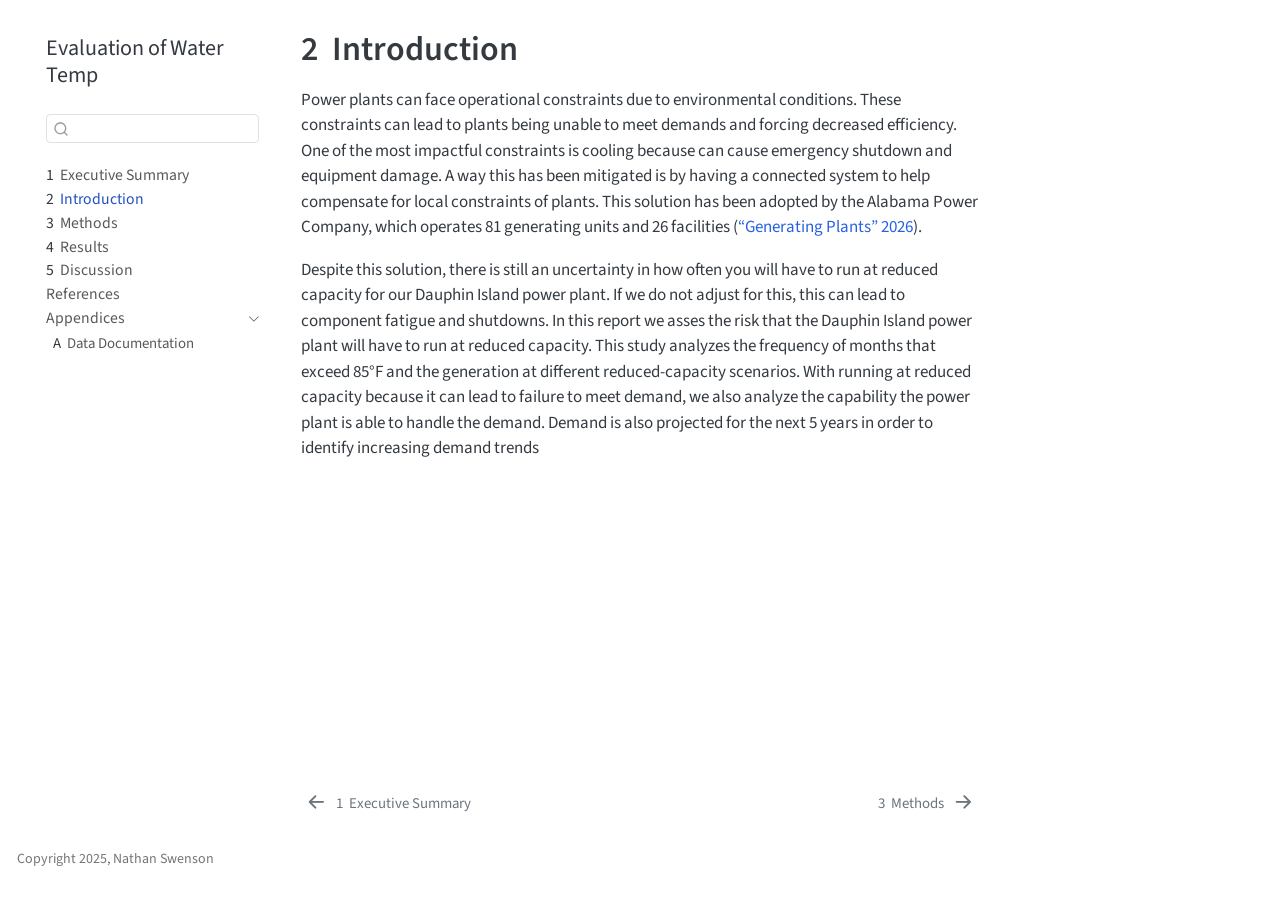
<file: docs/intro.html>
<!DOCTYPE html>
<html xmlns="http://www.w3.org/1999/xhtml" lang="en" xml:lang="en"><head>

<meta charset="utf-8">
<meta name="generator" content="quarto-1.6.40">

<meta name="viewport" content="width=device-width, initial-scale=1.0, user-scalable=yes">


<title>2&nbsp; Introduction – Evaluation of Water Temp</title>
<style>
code{white-space: pre-wrap;}
span.smallcaps{font-variant: small-caps;}
div.columns{display: flex; gap: min(4vw, 1.5em);}
div.column{flex: auto; overflow-x: auto;}
div.hanging-indent{margin-left: 1.5em; text-indent: -1.5em;}
ul.task-list{list-style: none;}
ul.task-list li input[type="checkbox"] {
  width: 0.8em;
  margin: 0 0.8em 0.2em -1em; /* quarto-specific, see https://github.com/quarto-dev/quarto-cli/issues/4556 */ 
  vertical-align: middle;
}
/* CSS for citations */
div.csl-bib-body { }
div.csl-entry {
  clear: both;
  margin-bottom: 0em;
}
.hanging-indent div.csl-entry {
  margin-left:2em;
  text-indent:-2em;
}
div.csl-left-margin {
  min-width:2em;
  float:left;
}
div.csl-right-inline {
  margin-left:2em;
  padding-left:1em;
}
div.csl-indent {
  margin-left: 2em;
}</style>


<script src="site_libs/quarto-nav/quarto-nav.js"></script>
<script src="site_libs/quarto-nav/headroom.min.js"></script>
<script src="site_libs/clipboard/clipboard.min.js"></script>
<script src="site_libs/quarto-search/autocomplete.umd.js"></script>
<script src="site_libs/quarto-search/fuse.min.js"></script>
<script src="site_libs/quarto-search/quarto-search.js"></script>
<meta name="quarto:offset" content="./">
<link href="./methods.html" rel="next">
<link href="./index.html" rel="prev">
<script src="site_libs/quarto-html/quarto.js"></script>
<script src="site_libs/quarto-html/popper.min.js"></script>
<script src="site_libs/quarto-html/tippy.umd.min.js"></script>
<script src="site_libs/quarto-html/anchor.min.js"></script>
<link href="site_libs/quarto-html/tippy.css" rel="stylesheet">
<link href="site_libs/quarto-html/quarto-syntax-highlighting-dece3bd051e391dd7205a6b15f93dc59.css" rel="stylesheet" id="quarto-text-highlighting-styles">
<script src="site_libs/bootstrap/bootstrap.min.js"></script>
<link href="site_libs/bootstrap/bootstrap-icons.css" rel="stylesheet">
<link href="site_libs/bootstrap/bootstrap-989e5504e886528910461c002137a974.min.css" rel="stylesheet" append-hash="true" id="quarto-bootstrap" data-mode="light">
<script id="quarto-search-options" type="application/json">{
  "location": "sidebar",
  "copy-button": false,
  "collapse-after": 3,
  "panel-placement": "start",
  "type": "textbox",
  "limit": 50,
  "keyboard-shortcut": [
    "f",
    "/",
    "s"
  ],
  "show-item-context": false,
  "language": {
    "search-no-results-text": "No results",
    "search-matching-documents-text": "matching documents",
    "search-copy-link-title": "Copy link to search",
    "search-hide-matches-text": "Hide additional matches",
    "search-more-match-text": "more match in this document",
    "search-more-matches-text": "more matches in this document",
    "search-clear-button-title": "Clear",
    "search-text-placeholder": "",
    "search-detached-cancel-button-title": "Cancel",
    "search-submit-button-title": "Submit",
    "search-label": "Search"
  }
}</script>


</head>

<body class="nav-sidebar floating">

<div id="quarto-search-results"></div>
  <header id="quarto-header" class="headroom fixed-top">
  <nav class="quarto-secondary-nav">
    <div class="container-fluid d-flex">
      <button type="button" class="quarto-btn-toggle btn" data-bs-toggle="collapse" role="button" data-bs-target=".quarto-sidebar-collapse-item" aria-controls="quarto-sidebar" aria-expanded="false" aria-label="Toggle sidebar navigation" onclick="if (window.quartoToggleHeadroom) { window.quartoToggleHeadroom(); }">
        <i class="bi bi-layout-text-sidebar-reverse"></i>
      </button>
        <nav class="quarto-page-breadcrumbs" aria-label="breadcrumb"><ol class="breadcrumb"><li class="breadcrumb-item"><a href="./intro.html"><span class="chapter-number">2</span>&nbsp; <span class="chapter-title">Introduction</span></a></li></ol></nav>
        <a class="flex-grow-1" role="navigation" data-bs-toggle="collapse" data-bs-target=".quarto-sidebar-collapse-item" aria-controls="quarto-sidebar" aria-expanded="false" aria-label="Toggle sidebar navigation" onclick="if (window.quartoToggleHeadroom) { window.quartoToggleHeadroom(); }">      
        </a>
      <button type="button" class="btn quarto-search-button" aria-label="Search" onclick="window.quartoOpenSearch();">
        <i class="bi bi-search"></i>
      </button>
    </div>
  </nav>
</header>
<!-- content -->
<div id="quarto-content" class="quarto-container page-columns page-rows-contents page-layout-article">
<!-- sidebar -->
  <nav id="quarto-sidebar" class="sidebar collapse collapse-horizontal quarto-sidebar-collapse-item sidebar-navigation floating overflow-auto">
    <div class="pt-lg-2 mt-2 text-left sidebar-header">
    <div class="sidebar-title mb-0 py-0">
      <a href="./">Evaluation of Water Temp</a> 
    </div>
      </div>
        <div class="mt-2 flex-shrink-0 align-items-center">
        <div class="sidebar-search">
        <div id="quarto-search" class="" title="Search"></div>
        </div>
        </div>
    <div class="sidebar-menu-container"> 
    <ul class="list-unstyled mt-1">
        <li class="sidebar-item">
  <div class="sidebar-item-container"> 
  <a href="./index.html" class="sidebar-item-text sidebar-link">
 <span class="menu-text"><span class="chapter-number">1</span>&nbsp; <span class="chapter-title">Executive Summary</span></span></a>
  </div>
</li>
        <li class="sidebar-item">
  <div class="sidebar-item-container"> 
  <a href="./intro.html" class="sidebar-item-text sidebar-link active">
 <span class="menu-text"><span class="chapter-number">2</span>&nbsp; <span class="chapter-title">Introduction</span></span></a>
  </div>
</li>
        <li class="sidebar-item">
  <div class="sidebar-item-container"> 
  <a href="./methods.html" class="sidebar-item-text sidebar-link">
 <span class="menu-text"><span class="chapter-number">3</span>&nbsp; <span class="chapter-title">Methods</span></span></a>
  </div>
</li>
        <li class="sidebar-item">
  <div class="sidebar-item-container"> 
  <a href="./results.html" class="sidebar-item-text sidebar-link">
 <span class="menu-text"><span class="chapter-number">4</span>&nbsp; <span class="chapter-title">Results</span></span></a>
  </div>
</li>
        <li class="sidebar-item">
  <div class="sidebar-item-container"> 
  <a href="./conclusions.html" class="sidebar-item-text sidebar-link">
 <span class="menu-text"><span class="chapter-number">5</span>&nbsp; <span class="chapter-title">Discussion</span></span></a>
  </div>
</li>
        <li class="sidebar-item">
  <div class="sidebar-item-container"> 
  <a href="./references.html" class="sidebar-item-text sidebar-link">
 <span class="menu-text">References</span></a>
  </div>
</li>
        <li class="sidebar-item sidebar-item-section">
      <div class="sidebar-item-container"> 
            <a class="sidebar-item-text sidebar-link text-start" data-bs-toggle="collapse" data-bs-target="#quarto-sidebar-section-1" role="navigation" aria-expanded="true">
 <span class="menu-text">Appendices</span></a>
          <a class="sidebar-item-toggle text-start" data-bs-toggle="collapse" data-bs-target="#quarto-sidebar-section-1" role="navigation" aria-expanded="true" aria-label="Toggle section">
            <i class="bi bi-chevron-right ms-2"></i>
          </a> 
      </div>
      <ul id="quarto-sidebar-section-1" class="collapse list-unstyled sidebar-section depth1 show">  
          <li class="sidebar-item">
  <div class="sidebar-item-container"> 
  <a href="./data-doc.html" class="sidebar-item-text sidebar-link">
 <span class="menu-text"><span class="chapter-number">A</span>&nbsp; <span class="chapter-title">Data Documentation</span></span></a>
  </div>
</li>
      </ul>
  </li>
    </ul>
    </div>
</nav>
<div id="quarto-sidebar-glass" class="quarto-sidebar-collapse-item" data-bs-toggle="collapse" data-bs-target=".quarto-sidebar-collapse-item"></div>
<!-- margin-sidebar -->
    <div id="quarto-margin-sidebar" class="sidebar margin-sidebar zindex-bottom">
        
    </div>
<!-- main -->
<main class="content" id="quarto-document-content">

<header id="title-block-header" class="quarto-title-block default">
<div class="quarto-title">
<h1 class="title"><span class="chapter-number">2</span>&nbsp; <span class="chapter-title">Introduction</span></h1>
</div>



<div class="quarto-title-meta">

    
  
    
  </div>
  


</header>


<p>Power plants can face operational constraints due to environmental conditions. These constraints can lead to plants being unable to meet demands and forcing decreased efficiency. One of the most impactful constraints is cooling because can cause emergency shutdown and equipment damage. A way this has been mitigated is by having a connected system to help compensate for local constraints of plants. This solution has been adopted by the Alabama Power Company, which operates 81 generating units and 26 facilities <span class="citation" data-cites="generati">(<a href="references.html#ref-generati" role="doc-biblioref"><span>“Generating Plants”</span> 2026</a>)</span>.</p>
<p>Despite this solution, there is still an uncertainty in how often you will have to run at reduced capacity for our Dauphin Island power plant. If we do not adjust for this, this can lead to component fatigue and shutdowns. In this report we asses the risk that the Dauphin Island power plant will have to run at reduced capacity. This study analyzes the frequency of months that exceed 85°F and the generation at different reduced-capacity scenarios. With running at reduced capacity because it can lead to failure to meet demand, we also analyze the capability the power plant is able to handle the demand. Demand is also projected for the next 5 years in order to identify increasing demand trends</p>


<div id="refs" class="references csl-bib-body hanging-indent" data-entry-spacing="0" role="list" style="display: none">
<div id="ref-generati" class="csl-entry" role="listitem">
<span>“Generating Plants.”</span> 2026. <a href="https://www.alabamapower.com/company/about-us/generating-plants.html">https://www.alabamapower.com/company/about-us/generating-plants.html</a>.
</div>
</div>

</main> <!-- /main -->
<script id="quarto-html-after-body" type="application/javascript">
window.document.addEventListener("DOMContentLoaded", function (event) {
  const toggleBodyColorMode = (bsSheetEl) => {
    const mode = bsSheetEl.getAttribute("data-mode");
    const bodyEl = window.document.querySelector("body");
    if (mode === "dark") {
      bodyEl.classList.add("quarto-dark");
      bodyEl.classList.remove("quarto-light");
    } else {
      bodyEl.classList.add("quarto-light");
      bodyEl.classList.remove("quarto-dark");
    }
  }
  const toggleBodyColorPrimary = () => {
    const bsSheetEl = window.document.querySelector("link#quarto-bootstrap");
    if (bsSheetEl) {
      toggleBodyColorMode(bsSheetEl);
    }
  }
  toggleBodyColorPrimary();  
  const icon = "";
  const anchorJS = new window.AnchorJS();
  anchorJS.options = {
    placement: 'right',
    icon: icon
  };
  anchorJS.add('.anchored');
  const isCodeAnnotation = (el) => {
    for (const clz of el.classList) {
      if (clz.startsWith('code-annotation-')) {                     
        return true;
      }
    }
    return false;
  }
  const onCopySuccess = function(e) {
    // button target
    const button = e.trigger;
    // don't keep focus
    button.blur();
    // flash "checked"
    button.classList.add('code-copy-button-checked');
    var currentTitle = button.getAttribute("title");
    button.setAttribute("title", "Copied!");
    let tooltip;
    if (window.bootstrap) {
      button.setAttribute("data-bs-toggle", "tooltip");
      button.setAttribute("data-bs-placement", "left");
      button.setAttribute("data-bs-title", "Copied!");
      tooltip = new bootstrap.Tooltip(button, 
        { trigger: "manual", 
          customClass: "code-copy-button-tooltip",
          offset: [0, -8]});
      tooltip.show();    
    }
    setTimeout(function() {
      if (tooltip) {
        tooltip.hide();
        button.removeAttribute("data-bs-title");
        button.removeAttribute("data-bs-toggle");
        button.removeAttribute("data-bs-placement");
      }
      button.setAttribute("title", currentTitle);
      button.classList.remove('code-copy-button-checked');
    }, 1000);
    // clear code selection
    e.clearSelection();
  }
  const getTextToCopy = function(trigger) {
      const codeEl = trigger.previousElementSibling.cloneNode(true);
      for (const childEl of codeEl.children) {
        if (isCodeAnnotation(childEl)) {
          childEl.remove();
        }
      }
      return codeEl.innerText;
  }
  const clipboard = new window.ClipboardJS('.code-copy-button:not([data-in-quarto-modal])', {
    text: getTextToCopy
  });
  clipboard.on('success', onCopySuccess);
  if (window.document.getElementById('quarto-embedded-source-code-modal')) {
    const clipboardModal = new window.ClipboardJS('.code-copy-button[data-in-quarto-modal]', {
      text: getTextToCopy,
      container: window.document.getElementById('quarto-embedded-source-code-modal')
    });
    clipboardModal.on('success', onCopySuccess);
  }
    var localhostRegex = new RegExp(/^(?:http|https):\/\/localhost\:?[0-9]*\//);
    var mailtoRegex = new RegExp(/^mailto:/);
      var filterRegex = new RegExp('/' + window.location.host + '/');
    var isInternal = (href) => {
        return filterRegex.test(href) || localhostRegex.test(href) || mailtoRegex.test(href);
    }
    // Inspect non-navigation links and adorn them if external
 	var links = window.document.querySelectorAll('a[href]:not(.nav-link):not(.navbar-brand):not(.toc-action):not(.sidebar-link):not(.sidebar-item-toggle):not(.pagination-link):not(.no-external):not([aria-hidden]):not(.dropdown-item):not(.quarto-navigation-tool):not(.about-link)');
    for (var i=0; i<links.length; i++) {
      const link = links[i];
      if (!isInternal(link.href)) {
        // undo the damage that might have been done by quarto-nav.js in the case of
        // links that we want to consider external
        if (link.dataset.originalHref !== undefined) {
          link.href = link.dataset.originalHref;
        }
      }
    }
  function tippyHover(el, contentFn, onTriggerFn, onUntriggerFn) {
    const config = {
      allowHTML: true,
      maxWidth: 500,
      delay: 100,
      arrow: false,
      appendTo: function(el) {
          return el.parentElement;
      },
      interactive: true,
      interactiveBorder: 10,
      theme: 'quarto',
      placement: 'bottom-start',
    };
    if (contentFn) {
      config.content = contentFn;
    }
    if (onTriggerFn) {
      config.onTrigger = onTriggerFn;
    }
    if (onUntriggerFn) {
      config.onUntrigger = onUntriggerFn;
    }
    window.tippy(el, config); 
  }
  const noterefs = window.document.querySelectorAll('a[role="doc-noteref"]');
  for (var i=0; i<noterefs.length; i++) {
    const ref = noterefs[i];
    tippyHover(ref, function() {
      // use id or data attribute instead here
      let href = ref.getAttribute('data-footnote-href') || ref.getAttribute('href');
      try { href = new URL(href).hash; } catch {}
      const id = href.replace(/^#\/?/, "");
      const note = window.document.getElementById(id);
      if (note) {
        return note.innerHTML;
      } else {
        return "";
      }
    });
  }
  const xrefs = window.document.querySelectorAll('a.quarto-xref');
  const processXRef = (id, note) => {
    // Strip column container classes
    const stripColumnClz = (el) => {
      el.classList.remove("page-full", "page-columns");
      if (el.children) {
        for (const child of el.children) {
          stripColumnClz(child);
        }
      }
    }
    stripColumnClz(note)
    if (id === null || id.startsWith('sec-')) {
      // Special case sections, only their first couple elements
      const container = document.createElement("div");
      if (note.children && note.children.length > 2) {
        container.appendChild(note.children[0].cloneNode(true));
        for (let i = 1; i < note.children.length; i++) {
          const child = note.children[i];
          if (child.tagName === "P" && child.innerText === "") {
            continue;
          } else {
            container.appendChild(child.cloneNode(true));
            break;
          }
        }
        if (window.Quarto?.typesetMath) {
          window.Quarto.typesetMath(container);
        }
        return container.innerHTML
      } else {
        if (window.Quarto?.typesetMath) {
          window.Quarto.typesetMath(note);
        }
        return note.innerHTML;
      }
    } else {
      // Remove any anchor links if they are present
      const anchorLink = note.querySelector('a.anchorjs-link');
      if (anchorLink) {
        anchorLink.remove();
      }
      if (window.Quarto?.typesetMath) {
        window.Quarto.typesetMath(note);
      }
      if (note.classList.contains("callout")) {
        return note.outerHTML;
      } else {
        return note.innerHTML;
      }
    }
  }
  for (var i=0; i<xrefs.length; i++) {
    const xref = xrefs[i];
    tippyHover(xref, undefined, function(instance) {
      instance.disable();
      let url = xref.getAttribute('href');
      let hash = undefined; 
      if (url.startsWith('#')) {
        hash = url;
      } else {
        try { hash = new URL(url).hash; } catch {}
      }
      if (hash) {
        const id = hash.replace(/^#\/?/, "");
        const note = window.document.getElementById(id);
        if (note !== null) {
          try {
            const html = processXRef(id, note.cloneNode(true));
            instance.setContent(html);
          } finally {
            instance.enable();
            instance.show();
          }
        } else {
          // See if we can fetch this
          fetch(url.split('#')[0])
          .then(res => res.text())
          .then(html => {
            const parser = new DOMParser();
            const htmlDoc = parser.parseFromString(html, "text/html");
            const note = htmlDoc.getElementById(id);
            if (note !== null) {
              const html = processXRef(id, note);
              instance.setContent(html);
            } 
          }).finally(() => {
            instance.enable();
            instance.show();
          });
        }
      } else {
        // See if we can fetch a full url (with no hash to target)
        // This is a special case and we should probably do some content thinning / targeting
        fetch(url)
        .then(res => res.text())
        .then(html => {
          const parser = new DOMParser();
          const htmlDoc = parser.parseFromString(html, "text/html");
          const note = htmlDoc.querySelector('main.content');
          if (note !== null) {
            // This should only happen for chapter cross references
            // (since there is no id in the URL)
            // remove the first header
            if (note.children.length > 0 && note.children[0].tagName === "HEADER") {
              note.children[0].remove();
            }
            const html = processXRef(null, note);
            instance.setContent(html);
          } 
        }).finally(() => {
          instance.enable();
          instance.show();
        });
      }
    }, function(instance) {
    });
  }
      let selectedAnnoteEl;
      const selectorForAnnotation = ( cell, annotation) => {
        let cellAttr = 'data-code-cell="' + cell + '"';
        let lineAttr = 'data-code-annotation="' +  annotation + '"';
        const selector = 'span[' + cellAttr + '][' + lineAttr + ']';
        return selector;
      }
      const selectCodeLines = (annoteEl) => {
        const doc = window.document;
        const targetCell = annoteEl.getAttribute("data-target-cell");
        const targetAnnotation = annoteEl.getAttribute("data-target-annotation");
        const annoteSpan = window.document.querySelector(selectorForAnnotation(targetCell, targetAnnotation));
        const lines = annoteSpan.getAttribute("data-code-lines").split(",");
        const lineIds = lines.map((line) => {
          return targetCell + "-" + line;
        })
        let top = null;
        let height = null;
        let parent = null;
        if (lineIds.length > 0) {
            //compute the position of the single el (top and bottom and make a div)
            const el = window.document.getElementById(lineIds[0]);
            top = el.offsetTop;
            height = el.offsetHeight;
            parent = el.parentElement.parentElement;
          if (lineIds.length > 1) {
            const lastEl = window.document.getElementById(lineIds[lineIds.length - 1]);
            const bottom = lastEl.offsetTop + lastEl.offsetHeight;
            height = bottom - top;
          }
          if (top !== null && height !== null && parent !== null) {
            // cook up a div (if necessary) and position it 
            let div = window.document.getElementById("code-annotation-line-highlight");
            if (div === null) {
              div = window.document.createElement("div");
              div.setAttribute("id", "code-annotation-line-highlight");
              div.style.position = 'absolute';
              parent.appendChild(div);
            }
            div.style.top = top - 2 + "px";
            div.style.height = height + 4 + "px";
            div.style.left = 0;
            let gutterDiv = window.document.getElementById("code-annotation-line-highlight-gutter");
            if (gutterDiv === null) {
              gutterDiv = window.document.createElement("div");
              gutterDiv.setAttribute("id", "code-annotation-line-highlight-gutter");
              gutterDiv.style.position = 'absolute';
              const codeCell = window.document.getElementById(targetCell);
              const gutter = codeCell.querySelector('.code-annotation-gutter');
              gutter.appendChild(gutterDiv);
            }
            gutterDiv.style.top = top - 2 + "px";
            gutterDiv.style.height = height + 4 + "px";
          }
          selectedAnnoteEl = annoteEl;
        }
      };
      const unselectCodeLines = () => {
        const elementsIds = ["code-annotation-line-highlight", "code-annotation-line-highlight-gutter"];
        elementsIds.forEach((elId) => {
          const div = window.document.getElementById(elId);
          if (div) {
            div.remove();
          }
        });
        selectedAnnoteEl = undefined;
      };
        // Handle positioning of the toggle
    window.addEventListener(
      "resize",
      throttle(() => {
        elRect = undefined;
        if (selectedAnnoteEl) {
          selectCodeLines(selectedAnnoteEl);
        }
      }, 10)
    );
    function throttle(fn, ms) {
    let throttle = false;
    let timer;
      return (...args) => {
        if(!throttle) { // first call gets through
            fn.apply(this, args);
            throttle = true;
        } else { // all the others get throttled
            if(timer) clearTimeout(timer); // cancel #2
            timer = setTimeout(() => {
              fn.apply(this, args);
              timer = throttle = false;
            }, ms);
        }
      };
    }
      // Attach click handler to the DT
      const annoteDls = window.document.querySelectorAll('dt[data-target-cell]');
      for (const annoteDlNode of annoteDls) {
        annoteDlNode.addEventListener('click', (event) => {
          const clickedEl = event.target;
          if (clickedEl !== selectedAnnoteEl) {
            unselectCodeLines();
            const activeEl = window.document.querySelector('dt[data-target-cell].code-annotation-active');
            if (activeEl) {
              activeEl.classList.remove('code-annotation-active');
            }
            selectCodeLines(clickedEl);
            clickedEl.classList.add('code-annotation-active');
          } else {
            // Unselect the line
            unselectCodeLines();
            clickedEl.classList.remove('code-annotation-active');
          }
        });
      }
  const findCites = (el) => {
    const parentEl = el.parentElement;
    if (parentEl) {
      const cites = parentEl.dataset.cites;
      if (cites) {
        return {
          el,
          cites: cites.split(' ')
        };
      } else {
        return findCites(el.parentElement)
      }
    } else {
      return undefined;
    }
  };
  var bibliorefs = window.document.querySelectorAll('a[role="doc-biblioref"]');
  for (var i=0; i<bibliorefs.length; i++) {
    const ref = bibliorefs[i];
    const citeInfo = findCites(ref);
    if (citeInfo) {
      tippyHover(citeInfo.el, function() {
        var popup = window.document.createElement('div');
        citeInfo.cites.forEach(function(cite) {
          var citeDiv = window.document.createElement('div');
          citeDiv.classList.add('hanging-indent');
          citeDiv.classList.add('csl-entry');
          var biblioDiv = window.document.getElementById('ref-' + cite);
          if (biblioDiv) {
            citeDiv.innerHTML = biblioDiv.innerHTML;
          }
          popup.appendChild(citeDiv);
        });
        return popup.innerHTML;
      });
    }
  }
});
</script>
<nav class="page-navigation">
  <div class="nav-page nav-page-previous">
      <a href="./index.html" class="pagination-link" aria-label="Executive Summary">
        <i class="bi bi-arrow-left-short"></i> <span class="nav-page-text"><span class="chapter-number">1</span>&nbsp; <span class="chapter-title">Executive Summary</span></span>
      </a>          
  </div>
  <div class="nav-page nav-page-next">
      <a href="./methods.html" class="pagination-link" aria-label="Methods">
        <span class="nav-page-text"><span class="chapter-number">3</span>&nbsp; <span class="chapter-title">Methods</span></span> <i class="bi bi-arrow-right-short"></i>
      </a>
  </div>
</nav>
</div> <!-- /content -->
<footer class="footer">
  <div class="nav-footer">
    <div class="nav-footer-left">
<p>Copyright 2025, Nathan Swenson</p>
</div>   
    <div class="nav-footer-center">
      &nbsp;
    </div>
    <div class="nav-footer-right">
      &nbsp;
    </div>
  </div>
</footer>




</body></html>
</file>
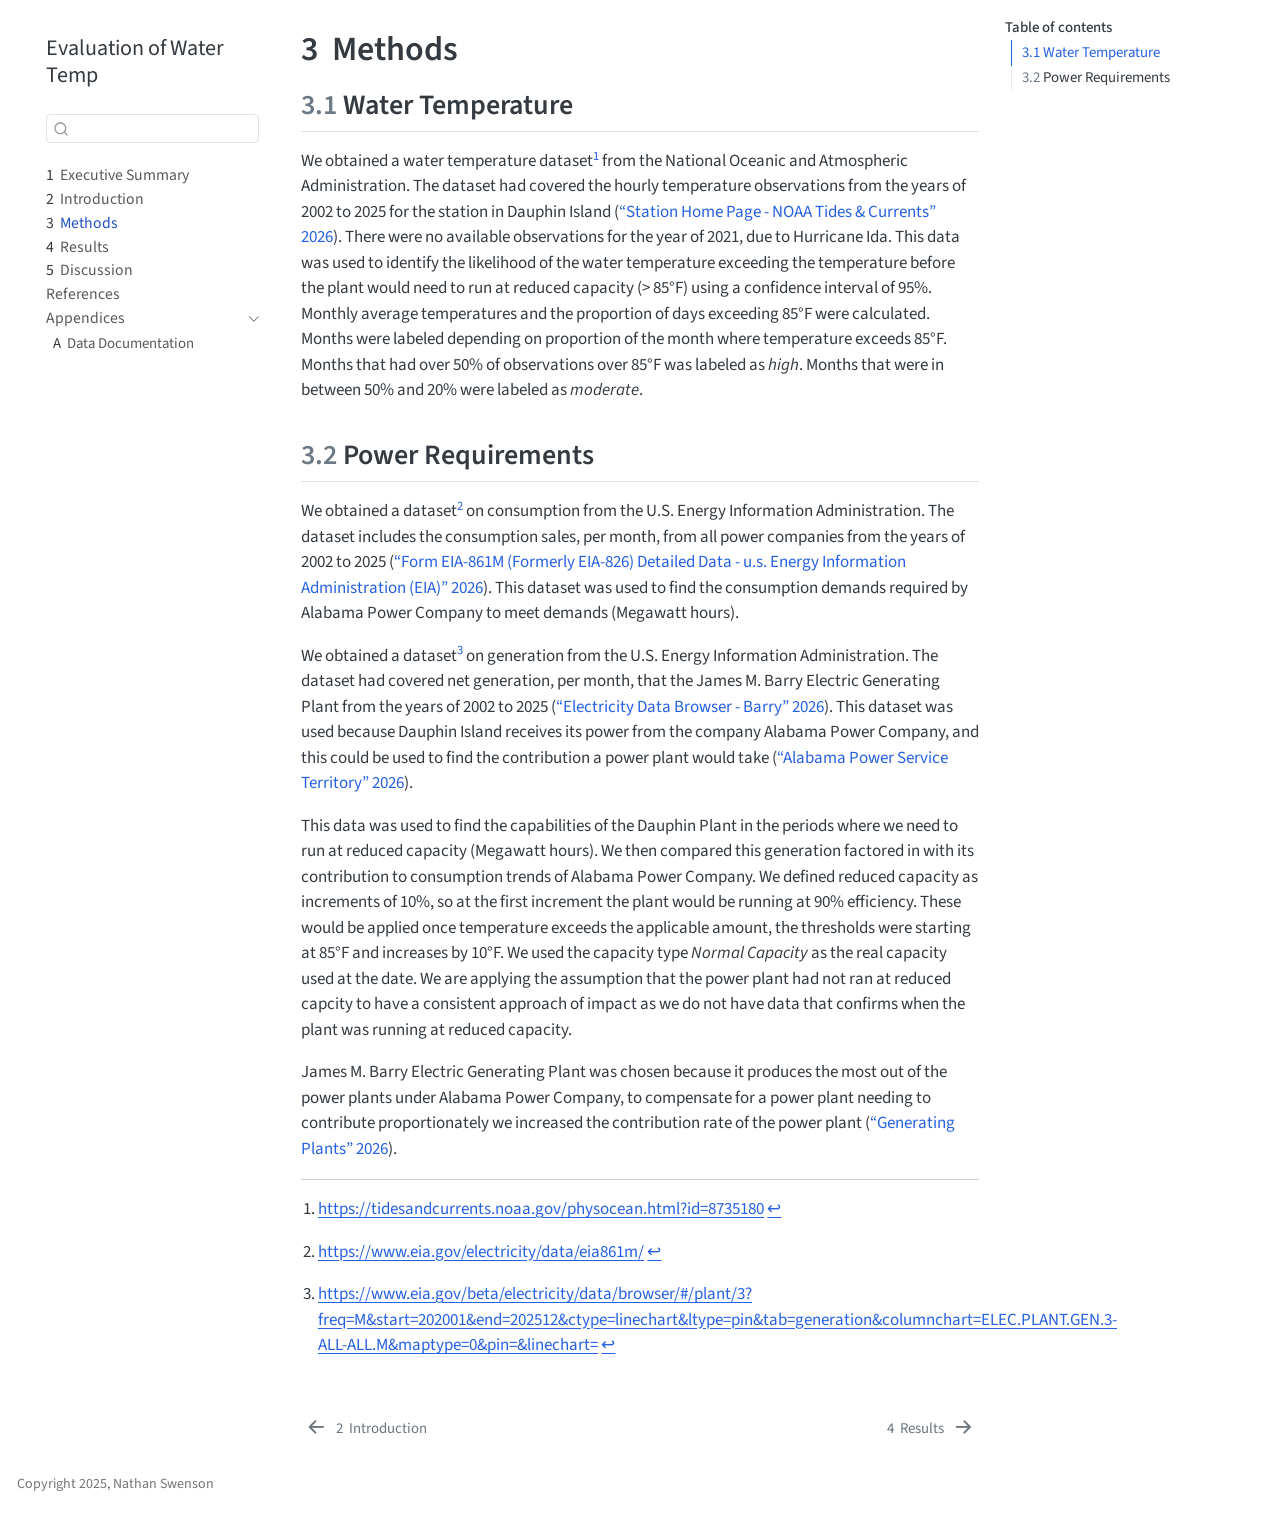
<file: docs/methods.html>
<!DOCTYPE html>
<html xmlns="http://www.w3.org/1999/xhtml" lang="en" xml:lang="en"><head>

<meta charset="utf-8">
<meta name="generator" content="quarto-1.6.40">

<meta name="viewport" content="width=device-width, initial-scale=1.0, user-scalable=yes">


<title>3&nbsp; Methods – Evaluation of Water Temp</title>
<style>
code{white-space: pre-wrap;}
span.smallcaps{font-variant: small-caps;}
div.columns{display: flex; gap: min(4vw, 1.5em);}
div.column{flex: auto; overflow-x: auto;}
div.hanging-indent{margin-left: 1.5em; text-indent: -1.5em;}
ul.task-list{list-style: none;}
ul.task-list li input[type="checkbox"] {
  width: 0.8em;
  margin: 0 0.8em 0.2em -1em; /* quarto-specific, see https://github.com/quarto-dev/quarto-cli/issues/4556 */ 
  vertical-align: middle;
}
/* CSS for citations */
div.csl-bib-body { }
div.csl-entry {
  clear: both;
  margin-bottom: 0em;
}
.hanging-indent div.csl-entry {
  margin-left:2em;
  text-indent:-2em;
}
div.csl-left-margin {
  min-width:2em;
  float:left;
}
div.csl-right-inline {
  margin-left:2em;
  padding-left:1em;
}
div.csl-indent {
  margin-left: 2em;
}</style>


<script src="site_libs/quarto-nav/quarto-nav.js"></script>
<script src="site_libs/quarto-nav/headroom.min.js"></script>
<script src="site_libs/clipboard/clipboard.min.js"></script>
<script src="site_libs/quarto-search/autocomplete.umd.js"></script>
<script src="site_libs/quarto-search/fuse.min.js"></script>
<script src="site_libs/quarto-search/quarto-search.js"></script>
<meta name="quarto:offset" content="./">
<link href="./results.html" rel="next">
<link href="./intro.html" rel="prev">
<script src="site_libs/quarto-html/quarto.js"></script>
<script src="site_libs/quarto-html/popper.min.js"></script>
<script src="site_libs/quarto-html/tippy.umd.min.js"></script>
<script src="site_libs/quarto-html/anchor.min.js"></script>
<link href="site_libs/quarto-html/tippy.css" rel="stylesheet">
<link href="site_libs/quarto-html/quarto-syntax-highlighting-dece3bd051e391dd7205a6b15f93dc59.css" rel="stylesheet" id="quarto-text-highlighting-styles">
<script src="site_libs/bootstrap/bootstrap.min.js"></script>
<link href="site_libs/bootstrap/bootstrap-icons.css" rel="stylesheet">
<link href="site_libs/bootstrap/bootstrap-989e5504e886528910461c002137a974.min.css" rel="stylesheet" append-hash="true" id="quarto-bootstrap" data-mode="light">
<script id="quarto-search-options" type="application/json">{
  "location": "sidebar",
  "copy-button": false,
  "collapse-after": 3,
  "panel-placement": "start",
  "type": "textbox",
  "limit": 50,
  "keyboard-shortcut": [
    "f",
    "/",
    "s"
  ],
  "show-item-context": false,
  "language": {
    "search-no-results-text": "No results",
    "search-matching-documents-text": "matching documents",
    "search-copy-link-title": "Copy link to search",
    "search-hide-matches-text": "Hide additional matches",
    "search-more-match-text": "more match in this document",
    "search-more-matches-text": "more matches in this document",
    "search-clear-button-title": "Clear",
    "search-text-placeholder": "",
    "search-detached-cancel-button-title": "Cancel",
    "search-submit-button-title": "Submit",
    "search-label": "Search"
  }
}</script>


</head>

<body class="nav-sidebar floating">

<div id="quarto-search-results"></div>
  <header id="quarto-header" class="headroom fixed-top">
  <nav class="quarto-secondary-nav">
    <div class="container-fluid d-flex">
      <button type="button" class="quarto-btn-toggle btn" data-bs-toggle="collapse" role="button" data-bs-target=".quarto-sidebar-collapse-item" aria-controls="quarto-sidebar" aria-expanded="false" aria-label="Toggle sidebar navigation" onclick="if (window.quartoToggleHeadroom) { window.quartoToggleHeadroom(); }">
        <i class="bi bi-layout-text-sidebar-reverse"></i>
      </button>
        <nav class="quarto-page-breadcrumbs" aria-label="breadcrumb"><ol class="breadcrumb"><li class="breadcrumb-item"><a href="./methods.html"><span class="chapter-number">3</span>&nbsp; <span class="chapter-title">Methods</span></a></li></ol></nav>
        <a class="flex-grow-1" role="navigation" data-bs-toggle="collapse" data-bs-target=".quarto-sidebar-collapse-item" aria-controls="quarto-sidebar" aria-expanded="false" aria-label="Toggle sidebar navigation" onclick="if (window.quartoToggleHeadroom) { window.quartoToggleHeadroom(); }">      
        </a>
      <button type="button" class="btn quarto-search-button" aria-label="Search" onclick="window.quartoOpenSearch();">
        <i class="bi bi-search"></i>
      </button>
    </div>
  </nav>
</header>
<!-- content -->
<div id="quarto-content" class="quarto-container page-columns page-rows-contents page-layout-article">
<!-- sidebar -->
  <nav id="quarto-sidebar" class="sidebar collapse collapse-horizontal quarto-sidebar-collapse-item sidebar-navigation floating overflow-auto">
    <div class="pt-lg-2 mt-2 text-left sidebar-header">
    <div class="sidebar-title mb-0 py-0">
      <a href="./">Evaluation of Water Temp</a> 
    </div>
      </div>
        <div class="mt-2 flex-shrink-0 align-items-center">
        <div class="sidebar-search">
        <div id="quarto-search" class="" title="Search"></div>
        </div>
        </div>
    <div class="sidebar-menu-container"> 
    <ul class="list-unstyled mt-1">
        <li class="sidebar-item">
  <div class="sidebar-item-container"> 
  <a href="./index.html" class="sidebar-item-text sidebar-link">
 <span class="menu-text"><span class="chapter-number">1</span>&nbsp; <span class="chapter-title">Executive Summary</span></span></a>
  </div>
</li>
        <li class="sidebar-item">
  <div class="sidebar-item-container"> 
  <a href="./intro.html" class="sidebar-item-text sidebar-link">
 <span class="menu-text"><span class="chapter-number">2</span>&nbsp; <span class="chapter-title">Introduction</span></span></a>
  </div>
</li>
        <li class="sidebar-item">
  <div class="sidebar-item-container"> 
  <a href="./methods.html" class="sidebar-item-text sidebar-link active">
 <span class="menu-text"><span class="chapter-number">3</span>&nbsp; <span class="chapter-title">Methods</span></span></a>
  </div>
</li>
        <li class="sidebar-item">
  <div class="sidebar-item-container"> 
  <a href="./results.html" class="sidebar-item-text sidebar-link">
 <span class="menu-text"><span class="chapter-number">4</span>&nbsp; <span class="chapter-title">Results</span></span></a>
  </div>
</li>
        <li class="sidebar-item">
  <div class="sidebar-item-container"> 
  <a href="./conclusions.html" class="sidebar-item-text sidebar-link">
 <span class="menu-text"><span class="chapter-number">5</span>&nbsp; <span class="chapter-title">Discussion</span></span></a>
  </div>
</li>
        <li class="sidebar-item">
  <div class="sidebar-item-container"> 
  <a href="./references.html" class="sidebar-item-text sidebar-link">
 <span class="menu-text">References</span></a>
  </div>
</li>
        <li class="sidebar-item sidebar-item-section">
      <div class="sidebar-item-container"> 
            <a class="sidebar-item-text sidebar-link text-start" data-bs-toggle="collapse" data-bs-target="#quarto-sidebar-section-1" role="navigation" aria-expanded="true">
 <span class="menu-text">Appendices</span></a>
          <a class="sidebar-item-toggle text-start" data-bs-toggle="collapse" data-bs-target="#quarto-sidebar-section-1" role="navigation" aria-expanded="true" aria-label="Toggle section">
            <i class="bi bi-chevron-right ms-2"></i>
          </a> 
      </div>
      <ul id="quarto-sidebar-section-1" class="collapse list-unstyled sidebar-section depth1 show">  
          <li class="sidebar-item">
  <div class="sidebar-item-container"> 
  <a href="./data-doc.html" class="sidebar-item-text sidebar-link">
 <span class="menu-text"><span class="chapter-number">A</span>&nbsp; <span class="chapter-title">Data Documentation</span></span></a>
  </div>
</li>
      </ul>
  </li>
    </ul>
    </div>
</nav>
<div id="quarto-sidebar-glass" class="quarto-sidebar-collapse-item" data-bs-toggle="collapse" data-bs-target=".quarto-sidebar-collapse-item"></div>
<!-- margin-sidebar -->
    <div id="quarto-margin-sidebar" class="sidebar margin-sidebar">
        <nav id="TOC" role="doc-toc" class="toc-active">
    <h2 id="toc-title">Table of contents</h2>
   
  <ul>
  <li><a href="#water-temperature" id="toc-water-temperature" class="nav-link active" data-scroll-target="#water-temperature"><span class="header-section-number">3.1</span> Water Temperature</a></li>
  <li><a href="#power-requirements" id="toc-power-requirements" class="nav-link" data-scroll-target="#power-requirements"><span class="header-section-number">3.2</span> Power Requirements</a></li>
  </ul>
</nav>
    </div>
<!-- main -->
<main class="content" id="quarto-document-content">

<header id="title-block-header" class="quarto-title-block default">
<div class="quarto-title">
<h1 class="title"><span class="chapter-number">3</span>&nbsp; <span class="chapter-title">Methods</span></h1>
</div>



<div class="quarto-title-meta">

    
  
    
  </div>
  


</header>


<section id="water-temperature" class="level2" data-number="3.1">
<h2 data-number="3.1" class="anchored" data-anchor-id="water-temperature"><span class="header-section-number">3.1</span> Water Temperature</h2>
<p>We obtained a water temperature dataset<a href="#fn1" class="footnote-ref" id="fnref1" role="doc-noteref"><sup>1</sup></a> from the National Oceanic and Atmospheric Administration. The dataset had covered the hourly temperature observations from the years of 2002 to 2025 for the station in Dauphin Island <span class="citation" data-cites="station">(<a href="references.html#ref-station" role="doc-biblioref"><span>“Station Home Page - NOAA Tides &amp; Currents”</span> 2026</a>)</span>. There were no available observations for the year of 2021, due to Hurricane Ida. This data was used to identify the likelihood of the water temperature exceeding the temperature before the plant would need to run at reduced capacity (&gt; 85°F) using a confidence interval of 95%. Monthly average temperatures and the proportion of days exceeding 85°F were calculated. Months were labeled depending on proportion of the month where temperature exceeds 85°F. Months that had over 50% of observations over 85°F was labeled as <em>high</em>. Months that were in between 50% and 20% were labeled as <em>moderate</em>.</p>
</section>
<section id="power-requirements" class="level2" data-number="3.2">
<h2 data-number="3.2" class="anchored" data-anchor-id="power-requirements"><span class="header-section-number">3.2</span> Power Requirements</h2>
<p>We obtained a dataset<a href="#fn2" class="footnote-ref" id="fnref2" role="doc-noteref"><sup>2</sup></a> on consumption from the U.S. Energy Information Administration. The dataset includes the consumption sales, per month, from all power companies from the years of 2002 to 2025 <span class="citation" data-cites="formeia">(<a href="references.html#ref-formeia" role="doc-biblioref"><span>“Form EIA-861M (Formerly EIA-826) Detailed Data - u.s. Energy Information Administration (EIA)”</span> 2026</a>)</span>. This dataset was used to find the consumption demands required by Alabama Power Company to meet demands (Megawatt hours).</p>
<p>We obtained a dataset<a href="#fn3" class="footnote-ref" id="fnref3" role="doc-noteref"><sup>3</sup></a> on generation from the U.S. Energy Information Administration. The dataset had covered net generation, per month, that the James M. Barry Electric Generating Plant from the years of 2002 to 2025 <span class="citation" data-cites="electric">(<a href="references.html#ref-electric" role="doc-biblioref"><span>“Electricity Data Browser - Barry”</span> 2026</a>)</span>. This dataset was used because Dauphin Island receives its power from the company Alabama Power Company, and this could be used to find the contribution a power plant would take <span class="citation" data-cites="alabama">(<a href="references.html#ref-alabama" role="doc-biblioref"><span>“Alabama Power Service Territory”</span> 2026</a>)</span>.</p>
<p>This data was used to find the capabilities of the Dauphin Plant in the periods where we need to run at reduced capacity (Megawatt hours). We then compared this generation factored in with its contribution to consumption trends of Alabama Power Company. We defined reduced capacity as increments of 10%, so at the first increment the plant would be running at 90% efficiency. These would be applied once temperature exceeds the applicable amount, the thresholds were starting at 85°F and increases by 10°F. We used the capacity type <em>Normal Capacity</em> as the real capacity used at the date. We are applying the assumption that the power plant had not ran at reduced capcity to have a consistent approach of impact as we do not have data that confirms when the plant was running at reduced capacity.</p>
<p>James M. Barry Electric Generating Plant was chosen because it produces the most out of the power plants under Alabama Power Company, to compensate for a power plant needing to contribute proportionately we increased the contribution rate of the power plant <span class="citation" data-cites="generati">(<a href="references.html#ref-generati" role="doc-biblioref"><span>“Generating Plants”</span> 2026</a>)</span>.</p>


<div id="refs" class="references csl-bib-body hanging-indent" data-entry-spacing="0" role="list" style="display: none">
<div id="ref-alabama" class="csl-entry" role="listitem">
<span>“Alabama Power Service Territory.”</span> 2026. <a href="https://southerncompany.maps.arcgis.com/apps/webappviewer/index.html?id=a5e08f05ccf44e9ebae30129d8802387">https://southerncompany.maps.arcgis.com/apps/webappviewer/index.html?id=a5e08f05ccf44e9ebae30129d8802387</a>.
</div>
<div id="ref-electric" class="csl-entry" role="listitem">
<span>“Electricity Data Browser - Barry.”</span> 2026. <a href="https://www.eia.gov/beta/electricity/data/browser/#/plant/3?freq=M&amp;start=202001&amp;end=202512&amp;ctype=linechart&amp;ltype=pin&amp;tab=generation&amp;pin=ELEC.CONS_TOT.COW-US-99.M&amp;maptype=0&amp;linechart=ELEC.PLANT.GEN.3-ALL-ALL.M&amp;columnchart=ELEC.PLANT.GEN.3-ALL-ALL.M">https://www.eia.gov/beta/electricity/data/browser/#/plant/3?freq=M&amp;start=202001&amp;end=202512&amp;ctype=linechart&amp;ltype=pin&amp;tab=generation&amp;pin=ELEC.CONS_TOT.COW-US-99.M&amp;maptype=0&amp;linechart=ELEC.PLANT.GEN.3-ALL-ALL.M&amp;columnchart=ELEC.PLANT.GEN.3-ALL-ALL.M</a>.
</div>
<div id="ref-formeia" class="csl-entry" role="listitem">
<span>“Form EIA-861M (Formerly EIA-826) Detailed Data - u.s. Energy Information Administration (EIA).”</span> 2026. <a href="https://www.eia.gov/electricity/data/eia861m/">https://www.eia.gov/electricity/data/eia861m/</a>.
</div>
<div id="ref-generati" class="csl-entry" role="listitem">
<span>“Generating Plants.”</span> 2026. <a href="https://www.alabamapower.com/company/about-us/generating-plants.html">https://www.alabamapower.com/company/about-us/generating-plants.html</a>.
</div>
<div id="ref-station" class="csl-entry" role="listitem">
<span>“Station Home Page - NOAA Tides &amp; Currents.”</span> 2026. <a href="https://tidesandcurrents.noaa.gov/stationhome.html?id=8735180">https://tidesandcurrents.noaa.gov/stationhome.html?id=8735180</a>.
</div>
</div>
</section>
<section id="footnotes" class="footnotes footnotes-end-of-document" role="doc-endnotes">
<hr>
<ol>
<li id="fn1"><p><a href="https://tidesandcurrents.noaa.gov/physocean.html?id=8735180" class="uri">https://tidesandcurrents.noaa.gov/physocean.html?id=8735180</a><a href="#fnref1" class="footnote-back" role="doc-backlink">↩︎</a></p></li>
<li id="fn2"><p><a href="https://www.eia.gov/electricity/data/eia861m/" class="uri">https://www.eia.gov/electricity/data/eia861m/</a><a href="#fnref2" class="footnote-back" role="doc-backlink">↩︎</a></p></li>
<li id="fn3"><p><a href="https://www.eia.gov/beta/electricity/data/browser/#/plant/3?freq=M&amp;start=202001&amp;end=202512&amp;ctype=linechart&amp;ltype=pin&amp;tab=generation&amp;columnchart=ELEC.PLANT.GEN.3-ALL-ALL.M&amp;maptype=0&amp;pin=&amp;linechart=" class="uri">https://www.eia.gov/beta/electricity/data/browser/#/plant/3?freq=M&amp;start=202001&amp;end=202512&amp;ctype=linechart&amp;ltype=pin&amp;tab=generation&amp;columnchart=ELEC.PLANT.GEN.3-ALL-ALL.M&amp;maptype=0&amp;pin=&amp;linechart=</a><a href="#fnref3" class="footnote-back" role="doc-backlink">↩︎</a></p></li>
</ol>
</section>

</main> <!-- /main -->
<script id="quarto-html-after-body" type="application/javascript">
window.document.addEventListener("DOMContentLoaded", function (event) {
  const toggleBodyColorMode = (bsSheetEl) => {
    const mode = bsSheetEl.getAttribute("data-mode");
    const bodyEl = window.document.querySelector("body");
    if (mode === "dark") {
      bodyEl.classList.add("quarto-dark");
      bodyEl.classList.remove("quarto-light");
    } else {
      bodyEl.classList.add("quarto-light");
      bodyEl.classList.remove("quarto-dark");
    }
  }
  const toggleBodyColorPrimary = () => {
    const bsSheetEl = window.document.querySelector("link#quarto-bootstrap");
    if (bsSheetEl) {
      toggleBodyColorMode(bsSheetEl);
    }
  }
  toggleBodyColorPrimary();  
  const icon = "";
  const anchorJS = new window.AnchorJS();
  anchorJS.options = {
    placement: 'right',
    icon: icon
  };
  anchorJS.add('.anchored');
  const isCodeAnnotation = (el) => {
    for (const clz of el.classList) {
      if (clz.startsWith('code-annotation-')) {                     
        return true;
      }
    }
    return false;
  }
  const onCopySuccess = function(e) {
    // button target
    const button = e.trigger;
    // don't keep focus
    button.blur();
    // flash "checked"
    button.classList.add('code-copy-button-checked');
    var currentTitle = button.getAttribute("title");
    button.setAttribute("title", "Copied!");
    let tooltip;
    if (window.bootstrap) {
      button.setAttribute("data-bs-toggle", "tooltip");
      button.setAttribute("data-bs-placement", "left");
      button.setAttribute("data-bs-title", "Copied!");
      tooltip = new bootstrap.Tooltip(button, 
        { trigger: "manual", 
          customClass: "code-copy-button-tooltip",
          offset: [0, -8]});
      tooltip.show();    
    }
    setTimeout(function() {
      if (tooltip) {
        tooltip.hide();
        button.removeAttribute("data-bs-title");
        button.removeAttribute("data-bs-toggle");
        button.removeAttribute("data-bs-placement");
      }
      button.setAttribute("title", currentTitle);
      button.classList.remove('code-copy-button-checked');
    }, 1000);
    // clear code selection
    e.clearSelection();
  }
  const getTextToCopy = function(trigger) {
      const codeEl = trigger.previousElementSibling.cloneNode(true);
      for (const childEl of codeEl.children) {
        if (isCodeAnnotation(childEl)) {
          childEl.remove();
        }
      }
      return codeEl.innerText;
  }
  const clipboard = new window.ClipboardJS('.code-copy-button:not([data-in-quarto-modal])', {
    text: getTextToCopy
  });
  clipboard.on('success', onCopySuccess);
  if (window.document.getElementById('quarto-embedded-source-code-modal')) {
    const clipboardModal = new window.ClipboardJS('.code-copy-button[data-in-quarto-modal]', {
      text: getTextToCopy,
      container: window.document.getElementById('quarto-embedded-source-code-modal')
    });
    clipboardModal.on('success', onCopySuccess);
  }
    var localhostRegex = new RegExp(/^(?:http|https):\/\/localhost\:?[0-9]*\//);
    var mailtoRegex = new RegExp(/^mailto:/);
      var filterRegex = new RegExp('/' + window.location.host + '/');
    var isInternal = (href) => {
        return filterRegex.test(href) || localhostRegex.test(href) || mailtoRegex.test(href);
    }
    // Inspect non-navigation links and adorn them if external
 	var links = window.document.querySelectorAll('a[href]:not(.nav-link):not(.navbar-brand):not(.toc-action):not(.sidebar-link):not(.sidebar-item-toggle):not(.pagination-link):not(.no-external):not([aria-hidden]):not(.dropdown-item):not(.quarto-navigation-tool):not(.about-link)');
    for (var i=0; i<links.length; i++) {
      const link = links[i];
      if (!isInternal(link.href)) {
        // undo the damage that might have been done by quarto-nav.js in the case of
        // links that we want to consider external
        if (link.dataset.originalHref !== undefined) {
          link.href = link.dataset.originalHref;
        }
      }
    }
  function tippyHover(el, contentFn, onTriggerFn, onUntriggerFn) {
    const config = {
      allowHTML: true,
      maxWidth: 500,
      delay: 100,
      arrow: false,
      appendTo: function(el) {
          return el.parentElement;
      },
      interactive: true,
      interactiveBorder: 10,
      theme: 'quarto',
      placement: 'bottom-start',
    };
    if (contentFn) {
      config.content = contentFn;
    }
    if (onTriggerFn) {
      config.onTrigger = onTriggerFn;
    }
    if (onUntriggerFn) {
      config.onUntrigger = onUntriggerFn;
    }
    window.tippy(el, config); 
  }
  const noterefs = window.document.querySelectorAll('a[role="doc-noteref"]');
  for (var i=0; i<noterefs.length; i++) {
    const ref = noterefs[i];
    tippyHover(ref, function() {
      // use id or data attribute instead here
      let href = ref.getAttribute('data-footnote-href') || ref.getAttribute('href');
      try { href = new URL(href).hash; } catch {}
      const id = href.replace(/^#\/?/, "");
      const note = window.document.getElementById(id);
      if (note) {
        return note.innerHTML;
      } else {
        return "";
      }
    });
  }
  const xrefs = window.document.querySelectorAll('a.quarto-xref');
  const processXRef = (id, note) => {
    // Strip column container classes
    const stripColumnClz = (el) => {
      el.classList.remove("page-full", "page-columns");
      if (el.children) {
        for (const child of el.children) {
          stripColumnClz(child);
        }
      }
    }
    stripColumnClz(note)
    if (id === null || id.startsWith('sec-')) {
      // Special case sections, only their first couple elements
      const container = document.createElement("div");
      if (note.children && note.children.length > 2) {
        container.appendChild(note.children[0].cloneNode(true));
        for (let i = 1; i < note.children.length; i++) {
          const child = note.children[i];
          if (child.tagName === "P" && child.innerText === "") {
            continue;
          } else {
            container.appendChild(child.cloneNode(true));
            break;
          }
        }
        if (window.Quarto?.typesetMath) {
          window.Quarto.typesetMath(container);
        }
        return container.innerHTML
      } else {
        if (window.Quarto?.typesetMath) {
          window.Quarto.typesetMath(note);
        }
        return note.innerHTML;
      }
    } else {
      // Remove any anchor links if they are present
      const anchorLink = note.querySelector('a.anchorjs-link');
      if (anchorLink) {
        anchorLink.remove();
      }
      if (window.Quarto?.typesetMath) {
        window.Quarto.typesetMath(note);
      }
      if (note.classList.contains("callout")) {
        return note.outerHTML;
      } else {
        return note.innerHTML;
      }
    }
  }
  for (var i=0; i<xrefs.length; i++) {
    const xref = xrefs[i];
    tippyHover(xref, undefined, function(instance) {
      instance.disable();
      let url = xref.getAttribute('href');
      let hash = undefined; 
      if (url.startsWith('#')) {
        hash = url;
      } else {
        try { hash = new URL(url).hash; } catch {}
      }
      if (hash) {
        const id = hash.replace(/^#\/?/, "");
        const note = window.document.getElementById(id);
        if (note !== null) {
          try {
            const html = processXRef(id, note.cloneNode(true));
            instance.setContent(html);
          } finally {
            instance.enable();
            instance.show();
          }
        } else {
          // See if we can fetch this
          fetch(url.split('#')[0])
          .then(res => res.text())
          .then(html => {
            const parser = new DOMParser();
            const htmlDoc = parser.parseFromString(html, "text/html");
            const note = htmlDoc.getElementById(id);
            if (note !== null) {
              const html = processXRef(id, note);
              instance.setContent(html);
            } 
          }).finally(() => {
            instance.enable();
            instance.show();
          });
        }
      } else {
        // See if we can fetch a full url (with no hash to target)
        // This is a special case and we should probably do some content thinning / targeting
        fetch(url)
        .then(res => res.text())
        .then(html => {
          const parser = new DOMParser();
          const htmlDoc = parser.parseFromString(html, "text/html");
          const note = htmlDoc.querySelector('main.content');
          if (note !== null) {
            // This should only happen for chapter cross references
            // (since there is no id in the URL)
            // remove the first header
            if (note.children.length > 0 && note.children[0].tagName === "HEADER") {
              note.children[0].remove();
            }
            const html = processXRef(null, note);
            instance.setContent(html);
          } 
        }).finally(() => {
          instance.enable();
          instance.show();
        });
      }
    }, function(instance) {
    });
  }
      let selectedAnnoteEl;
      const selectorForAnnotation = ( cell, annotation) => {
        let cellAttr = 'data-code-cell="' + cell + '"';
        let lineAttr = 'data-code-annotation="' +  annotation + '"';
        const selector = 'span[' + cellAttr + '][' + lineAttr + ']';
        return selector;
      }
      const selectCodeLines = (annoteEl) => {
        const doc = window.document;
        const targetCell = annoteEl.getAttribute("data-target-cell");
        const targetAnnotation = annoteEl.getAttribute("data-target-annotation");
        const annoteSpan = window.document.querySelector(selectorForAnnotation(targetCell, targetAnnotation));
        const lines = annoteSpan.getAttribute("data-code-lines").split(",");
        const lineIds = lines.map((line) => {
          return targetCell + "-" + line;
        })
        let top = null;
        let height = null;
        let parent = null;
        if (lineIds.length > 0) {
            //compute the position of the single el (top and bottom and make a div)
            const el = window.document.getElementById(lineIds[0]);
            top = el.offsetTop;
            height = el.offsetHeight;
            parent = el.parentElement.parentElement;
          if (lineIds.length > 1) {
            const lastEl = window.document.getElementById(lineIds[lineIds.length - 1]);
            const bottom = lastEl.offsetTop + lastEl.offsetHeight;
            height = bottom - top;
          }
          if (top !== null && height !== null && parent !== null) {
            // cook up a div (if necessary) and position it 
            let div = window.document.getElementById("code-annotation-line-highlight");
            if (div === null) {
              div = window.document.createElement("div");
              div.setAttribute("id", "code-annotation-line-highlight");
              div.style.position = 'absolute';
              parent.appendChild(div);
            }
            div.style.top = top - 2 + "px";
            div.style.height = height + 4 + "px";
            div.style.left = 0;
            let gutterDiv = window.document.getElementById("code-annotation-line-highlight-gutter");
            if (gutterDiv === null) {
              gutterDiv = window.document.createElement("div");
              gutterDiv.setAttribute("id", "code-annotation-line-highlight-gutter");
              gutterDiv.style.position = 'absolute';
              const codeCell = window.document.getElementById(targetCell);
              const gutter = codeCell.querySelector('.code-annotation-gutter');
              gutter.appendChild(gutterDiv);
            }
            gutterDiv.style.top = top - 2 + "px";
            gutterDiv.style.height = height + 4 + "px";
          }
          selectedAnnoteEl = annoteEl;
        }
      };
      const unselectCodeLines = () => {
        const elementsIds = ["code-annotation-line-highlight", "code-annotation-line-highlight-gutter"];
        elementsIds.forEach((elId) => {
          const div = window.document.getElementById(elId);
          if (div) {
            div.remove();
          }
        });
        selectedAnnoteEl = undefined;
      };
        // Handle positioning of the toggle
    window.addEventListener(
      "resize",
      throttle(() => {
        elRect = undefined;
        if (selectedAnnoteEl) {
          selectCodeLines(selectedAnnoteEl);
        }
      }, 10)
    );
    function throttle(fn, ms) {
    let throttle = false;
    let timer;
      return (...args) => {
        if(!throttle) { // first call gets through
            fn.apply(this, args);
            throttle = true;
        } else { // all the others get throttled
            if(timer) clearTimeout(timer); // cancel #2
            timer = setTimeout(() => {
              fn.apply(this, args);
              timer = throttle = false;
            }, ms);
        }
      };
    }
      // Attach click handler to the DT
      const annoteDls = window.document.querySelectorAll('dt[data-target-cell]');
      for (const annoteDlNode of annoteDls) {
        annoteDlNode.addEventListener('click', (event) => {
          const clickedEl = event.target;
          if (clickedEl !== selectedAnnoteEl) {
            unselectCodeLines();
            const activeEl = window.document.querySelector('dt[data-target-cell].code-annotation-active');
            if (activeEl) {
              activeEl.classList.remove('code-annotation-active');
            }
            selectCodeLines(clickedEl);
            clickedEl.classList.add('code-annotation-active');
          } else {
            // Unselect the line
            unselectCodeLines();
            clickedEl.classList.remove('code-annotation-active');
          }
        });
      }
  const findCites = (el) => {
    const parentEl = el.parentElement;
    if (parentEl) {
      const cites = parentEl.dataset.cites;
      if (cites) {
        return {
          el,
          cites: cites.split(' ')
        };
      } else {
        return findCites(el.parentElement)
      }
    } else {
      return undefined;
    }
  };
  var bibliorefs = window.document.querySelectorAll('a[role="doc-biblioref"]');
  for (var i=0; i<bibliorefs.length; i++) {
    const ref = bibliorefs[i];
    const citeInfo = findCites(ref);
    if (citeInfo) {
      tippyHover(citeInfo.el, function() {
        var popup = window.document.createElement('div');
        citeInfo.cites.forEach(function(cite) {
          var citeDiv = window.document.createElement('div');
          citeDiv.classList.add('hanging-indent');
          citeDiv.classList.add('csl-entry');
          var biblioDiv = window.document.getElementById('ref-' + cite);
          if (biblioDiv) {
            citeDiv.innerHTML = biblioDiv.innerHTML;
          }
          popup.appendChild(citeDiv);
        });
        return popup.innerHTML;
      });
    }
  }
});
</script>
<nav class="page-navigation">
  <div class="nav-page nav-page-previous">
      <a href="./intro.html" class="pagination-link" aria-label="Introduction">
        <i class="bi bi-arrow-left-short"></i> <span class="nav-page-text"><span class="chapter-number">2</span>&nbsp; <span class="chapter-title">Introduction</span></span>
      </a>          
  </div>
  <div class="nav-page nav-page-next">
      <a href="./results.html" class="pagination-link" aria-label="Results">
        <span class="nav-page-text"><span class="chapter-number">4</span>&nbsp; <span class="chapter-title">Results</span></span> <i class="bi bi-arrow-right-short"></i>
      </a>
  </div>
</nav>
</div> <!-- /content -->
<footer class="footer">
  <div class="nav-footer">
    <div class="nav-footer-left">
<p>Copyright 2025, Nathan Swenson</p>
</div>   
    <div class="nav-footer-center">
      &nbsp;
    </div>
    <div class="nav-footer-right">
      &nbsp;
    </div>
  </div>
</footer>




</body></html>
</file>
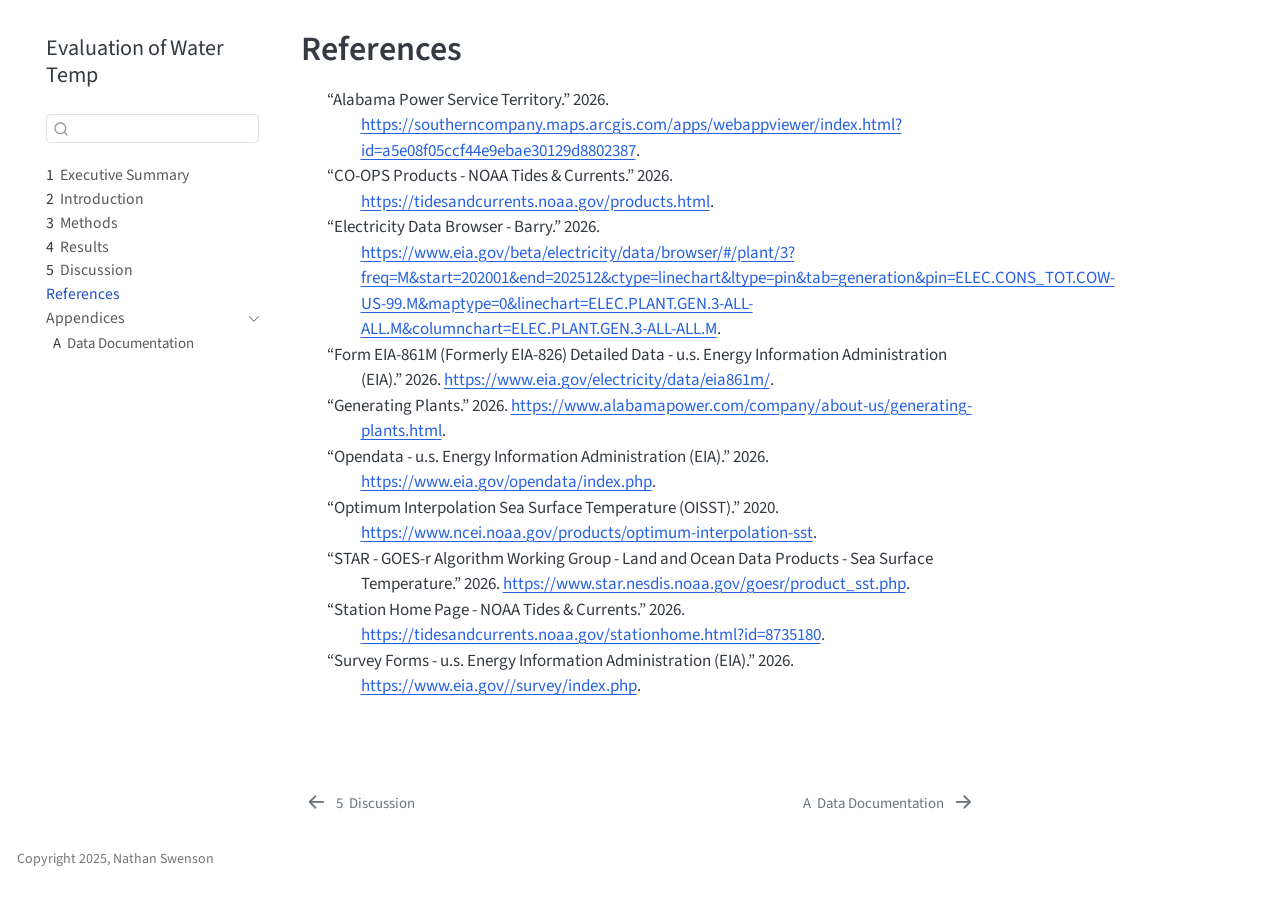
<file: docs/references.html>
<!DOCTYPE html>
<html xmlns="http://www.w3.org/1999/xhtml" lang="en" xml:lang="en"><head>

<meta charset="utf-8">
<meta name="generator" content="quarto-1.6.40">

<meta name="viewport" content="width=device-width, initial-scale=1.0, user-scalable=yes">


<title>References – Evaluation of Water Temp</title>
<style>
code{white-space: pre-wrap;}
span.smallcaps{font-variant: small-caps;}
div.columns{display: flex; gap: min(4vw, 1.5em);}
div.column{flex: auto; overflow-x: auto;}
div.hanging-indent{margin-left: 1.5em; text-indent: -1.5em;}
ul.task-list{list-style: none;}
ul.task-list li input[type="checkbox"] {
  width: 0.8em;
  margin: 0 0.8em 0.2em -1em; /* quarto-specific, see https://github.com/quarto-dev/quarto-cli/issues/4556 */ 
  vertical-align: middle;
}
/* CSS for citations */
div.csl-bib-body { }
div.csl-entry {
  clear: both;
}
.hanging-indent div.csl-entry {
  margin-left:2em;
  text-indent:-2em;
}
div.csl-left-margin {
  min-width:2em;
  float:left;
}
div.csl-right-inline {
  margin-left:2em;
  padding-left:1em;
}
div.csl-indent {
  margin-left: 2em;
}</style>


<script src="site_libs/quarto-nav/quarto-nav.js"></script>
<script src="site_libs/quarto-nav/headroom.min.js"></script>
<script src="site_libs/clipboard/clipboard.min.js"></script>
<script src="site_libs/quarto-search/autocomplete.umd.js"></script>
<script src="site_libs/quarto-search/fuse.min.js"></script>
<script src="site_libs/quarto-search/quarto-search.js"></script>
<meta name="quarto:offset" content="./">
<link href="./data-doc.html" rel="next">
<link href="./conclusions.html" rel="prev">
<script src="site_libs/quarto-html/quarto.js"></script>
<script src="site_libs/quarto-html/popper.min.js"></script>
<script src="site_libs/quarto-html/tippy.umd.min.js"></script>
<script src="site_libs/quarto-html/anchor.min.js"></script>
<link href="site_libs/quarto-html/tippy.css" rel="stylesheet">
<link href="site_libs/quarto-html/quarto-syntax-highlighting-dece3bd051e391dd7205a6b15f93dc59.css" rel="stylesheet" id="quarto-text-highlighting-styles">
<script src="site_libs/bootstrap/bootstrap.min.js"></script>
<link href="site_libs/bootstrap/bootstrap-icons.css" rel="stylesheet">
<link href="site_libs/bootstrap/bootstrap-989e5504e886528910461c002137a974.min.css" rel="stylesheet" append-hash="true" id="quarto-bootstrap" data-mode="light">
<script id="quarto-search-options" type="application/json">{
  "location": "sidebar",
  "copy-button": false,
  "collapse-after": 3,
  "panel-placement": "start",
  "type": "textbox",
  "limit": 50,
  "keyboard-shortcut": [
    "f",
    "/",
    "s"
  ],
  "show-item-context": false,
  "language": {
    "search-no-results-text": "No results",
    "search-matching-documents-text": "matching documents",
    "search-copy-link-title": "Copy link to search",
    "search-hide-matches-text": "Hide additional matches",
    "search-more-match-text": "more match in this document",
    "search-more-matches-text": "more matches in this document",
    "search-clear-button-title": "Clear",
    "search-text-placeholder": "",
    "search-detached-cancel-button-title": "Cancel",
    "search-submit-button-title": "Submit",
    "search-label": "Search"
  }
}</script>


</head>

<body class="nav-sidebar floating">

<div id="quarto-search-results"></div>
  <header id="quarto-header" class="headroom fixed-top">
  <nav class="quarto-secondary-nav">
    <div class="container-fluid d-flex">
      <button type="button" class="quarto-btn-toggle btn" data-bs-toggle="collapse" role="button" data-bs-target=".quarto-sidebar-collapse-item" aria-controls="quarto-sidebar" aria-expanded="false" aria-label="Toggle sidebar navigation" onclick="if (window.quartoToggleHeadroom) { window.quartoToggleHeadroom(); }">
        <i class="bi bi-layout-text-sidebar-reverse"></i>
      </button>
        <nav class="quarto-page-breadcrumbs" aria-label="breadcrumb"><ol class="breadcrumb"><li class="breadcrumb-item"><a href="./references.html">References</a></li></ol></nav>
        <a class="flex-grow-1" role="navigation" data-bs-toggle="collapse" data-bs-target=".quarto-sidebar-collapse-item" aria-controls="quarto-sidebar" aria-expanded="false" aria-label="Toggle sidebar navigation" onclick="if (window.quartoToggleHeadroom) { window.quartoToggleHeadroom(); }">      
        </a>
      <button type="button" class="btn quarto-search-button" aria-label="Search" onclick="window.quartoOpenSearch();">
        <i class="bi bi-search"></i>
      </button>
    </div>
  </nav>
</header>
<!-- content -->
<div id="quarto-content" class="quarto-container page-columns page-rows-contents page-layout-article">
<!-- sidebar -->
  <nav id="quarto-sidebar" class="sidebar collapse collapse-horizontal quarto-sidebar-collapse-item sidebar-navigation floating overflow-auto">
    <div class="pt-lg-2 mt-2 text-left sidebar-header">
    <div class="sidebar-title mb-0 py-0">
      <a href="./">Evaluation of Water Temp</a> 
    </div>
      </div>
        <div class="mt-2 flex-shrink-0 align-items-center">
        <div class="sidebar-search">
        <div id="quarto-search" class="" title="Search"></div>
        </div>
        </div>
    <div class="sidebar-menu-container"> 
    <ul class="list-unstyled mt-1">
        <li class="sidebar-item">
  <div class="sidebar-item-container"> 
  <a href="./index.html" class="sidebar-item-text sidebar-link">
 <span class="menu-text"><span class="chapter-number">1</span>&nbsp; <span class="chapter-title">Executive Summary</span></span></a>
  </div>
</li>
        <li class="sidebar-item">
  <div class="sidebar-item-container"> 
  <a href="./intro.html" class="sidebar-item-text sidebar-link">
 <span class="menu-text"><span class="chapter-number">2</span>&nbsp; <span class="chapter-title">Introduction</span></span></a>
  </div>
</li>
        <li class="sidebar-item">
  <div class="sidebar-item-container"> 
  <a href="./methods.html" class="sidebar-item-text sidebar-link">
 <span class="menu-text"><span class="chapter-number">3</span>&nbsp; <span class="chapter-title">Methods</span></span></a>
  </div>
</li>
        <li class="sidebar-item">
  <div class="sidebar-item-container"> 
  <a href="./results.html" class="sidebar-item-text sidebar-link">
 <span class="menu-text"><span class="chapter-number">4</span>&nbsp; <span class="chapter-title">Results</span></span></a>
  </div>
</li>
        <li class="sidebar-item">
  <div class="sidebar-item-container"> 
  <a href="./conclusions.html" class="sidebar-item-text sidebar-link">
 <span class="menu-text"><span class="chapter-number">5</span>&nbsp; <span class="chapter-title">Discussion</span></span></a>
  </div>
</li>
        <li class="sidebar-item">
  <div class="sidebar-item-container"> 
  <a href="./references.html" class="sidebar-item-text sidebar-link active">
 <span class="menu-text">References</span></a>
  </div>
</li>
        <li class="sidebar-item sidebar-item-section">
      <div class="sidebar-item-container"> 
            <a class="sidebar-item-text sidebar-link text-start" data-bs-toggle="collapse" data-bs-target="#quarto-sidebar-section-1" role="navigation" aria-expanded="true">
 <span class="menu-text">Appendices</span></a>
          <a class="sidebar-item-toggle text-start" data-bs-toggle="collapse" data-bs-target="#quarto-sidebar-section-1" role="navigation" aria-expanded="true" aria-label="Toggle section">
            <i class="bi bi-chevron-right ms-2"></i>
          </a> 
      </div>
      <ul id="quarto-sidebar-section-1" class="collapse list-unstyled sidebar-section depth1 show">  
          <li class="sidebar-item">
  <div class="sidebar-item-container"> 
  <a href="./data-doc.html" class="sidebar-item-text sidebar-link">
 <span class="menu-text"><span class="chapter-number">A</span>&nbsp; <span class="chapter-title">Data Documentation</span></span></a>
  </div>
</li>
      </ul>
  </li>
    </ul>
    </div>
</nav>
<div id="quarto-sidebar-glass" class="quarto-sidebar-collapse-item" data-bs-toggle="collapse" data-bs-target=".quarto-sidebar-collapse-item"></div>
<!-- margin-sidebar -->
    <div id="quarto-margin-sidebar" class="sidebar margin-sidebar zindex-bottom">
        
    </div>
<!-- main -->
<main class="content" id="quarto-document-content">

<header id="title-block-header" class="quarto-title-block default">
<div class="quarto-title">
<h1 class="title">References</h1>
</div>



<div class="quarto-title-meta">

    
  
    
  </div>
  


</header>


<div id="refs" class="references csl-bib-body hanging-indent" data-entry-spacing="0" role="list">
<div id="ref-alabama" class="csl-entry" role="listitem">
<span>“Alabama Power Service Territory.”</span> 2026. <a href="https://southerncompany.maps.arcgis.com/apps/webappviewer/index.html?id=a5e08f05ccf44e9ebae30129d8802387">https://southerncompany.maps.arcgis.com/apps/webappviewer/index.html?id=a5e08f05ccf44e9ebae30129d8802387</a>.
</div>
<div id="ref-co-opsp" class="csl-entry" role="listitem">
<span>“CO-OPS Products - NOAA Tides &amp; Currents.”</span> 2026. <a href="https://tidesandcurrents.noaa.gov/products.html">https://tidesandcurrents.noaa.gov/products.html</a>.
</div>
<div id="ref-electric" class="csl-entry" role="listitem">
<span>“Electricity Data Browser - Barry.”</span> 2026. <a href="https://www.eia.gov/beta/electricity/data/browser/#/plant/3?freq=M&amp;start=202001&amp;end=202512&amp;ctype=linechart&amp;ltype=pin&amp;tab=generation&amp;pin=ELEC.CONS_TOT.COW-US-99.M&amp;maptype=0&amp;linechart=ELEC.PLANT.GEN.3-ALL-ALL.M&amp;columnchart=ELEC.PLANT.GEN.3-ALL-ALL.M">https://www.eia.gov/beta/electricity/data/browser/#/plant/3?freq=M&amp;start=202001&amp;end=202512&amp;ctype=linechart&amp;ltype=pin&amp;tab=generation&amp;pin=ELEC.CONS_TOT.COW-US-99.M&amp;maptype=0&amp;linechart=ELEC.PLANT.GEN.3-ALL-ALL.M&amp;columnchart=ELEC.PLANT.GEN.3-ALL-ALL.M</a>.
</div>
<div id="ref-formeia" class="csl-entry" role="listitem">
<span>“Form EIA-861M (Formerly EIA-826) Detailed Data - u.s. Energy
Information Administration (EIA).”</span> 2026. <a href="https://www.eia.gov/electricity/data/eia861m/">https://www.eia.gov/electricity/data/eia861m/</a>.
</div>
<div id="ref-generati" class="csl-entry" role="listitem">
<span>“Generating Plants.”</span> 2026. <a href="https://www.alabamapower.com/company/about-us/generating-plants.html">https://www.alabamapower.com/company/about-us/generating-plants.html</a>.
</div>
<div id="ref-opendata" class="csl-entry" role="listitem">
<span>“Opendata - u.s. Energy Information Administration (EIA).”</span>
2026. <a href="https://www.eia.gov/opendata/index.php">https://www.eia.gov/opendata/index.php</a>.
</div>
<div id="ref-optimum2020" class="csl-entry" role="listitem">
<span>“Optimum Interpolation Sea Surface Temperature (OISST).”</span>
2020. <a href="https://www.ncei.noaa.gov/products/optimum-interpolation-sst">https://www.ncei.noaa.gov/products/optimum-interpolation-sst</a>.
</div>
<div id="ref-star-g" class="csl-entry" role="listitem">
<span>“STAR - GOES-r Algorithm Working Group - Land and Ocean Data
Products - Sea Surface Temperature.”</span> 2026. <a href="https://www.star.nesdis.noaa.gov/goesr/product_sst.php">https://www.star.nesdis.noaa.gov/goesr/product_sst.php</a>.
</div>
<div id="ref-station" class="csl-entry" role="listitem">
<span>“Station Home Page - NOAA Tides &amp; Currents.”</span> 2026. <a href="https://tidesandcurrents.noaa.gov/stationhome.html?id=8735180">https://tidesandcurrents.noaa.gov/stationhome.html?id=8735180</a>.
</div>
<div id="ref-surveyf" class="csl-entry" role="listitem">
<span>“Survey Forms - u.s. Energy Information Administration
(EIA).”</span> 2026. <a href="https://www.eia.gov//survey/index.php">https://www.eia.gov//survey/index.php</a>.
</div>
</div>



</main> <!-- /main -->
<script id="quarto-html-after-body" type="application/javascript">
window.document.addEventListener("DOMContentLoaded", function (event) {
  const toggleBodyColorMode = (bsSheetEl) => {
    const mode = bsSheetEl.getAttribute("data-mode");
    const bodyEl = window.document.querySelector("body");
    if (mode === "dark") {
      bodyEl.classList.add("quarto-dark");
      bodyEl.classList.remove("quarto-light");
    } else {
      bodyEl.classList.add("quarto-light");
      bodyEl.classList.remove("quarto-dark");
    }
  }
  const toggleBodyColorPrimary = () => {
    const bsSheetEl = window.document.querySelector("link#quarto-bootstrap");
    if (bsSheetEl) {
      toggleBodyColorMode(bsSheetEl);
    }
  }
  toggleBodyColorPrimary();  
  const icon = "";
  const anchorJS = new window.AnchorJS();
  anchorJS.options = {
    placement: 'right',
    icon: icon
  };
  anchorJS.add('.anchored');
  const isCodeAnnotation = (el) => {
    for (const clz of el.classList) {
      if (clz.startsWith('code-annotation-')) {                     
        return true;
      }
    }
    return false;
  }
  const onCopySuccess = function(e) {
    // button target
    const button = e.trigger;
    // don't keep focus
    button.blur();
    // flash "checked"
    button.classList.add('code-copy-button-checked');
    var currentTitle = button.getAttribute("title");
    button.setAttribute("title", "Copied!");
    let tooltip;
    if (window.bootstrap) {
      button.setAttribute("data-bs-toggle", "tooltip");
      button.setAttribute("data-bs-placement", "left");
      button.setAttribute("data-bs-title", "Copied!");
      tooltip = new bootstrap.Tooltip(button, 
        { trigger: "manual", 
          customClass: "code-copy-button-tooltip",
          offset: [0, -8]});
      tooltip.show();    
    }
    setTimeout(function() {
      if (tooltip) {
        tooltip.hide();
        button.removeAttribute("data-bs-title");
        button.removeAttribute("data-bs-toggle");
        button.removeAttribute("data-bs-placement");
      }
      button.setAttribute("title", currentTitle);
      button.classList.remove('code-copy-button-checked');
    }, 1000);
    // clear code selection
    e.clearSelection();
  }
  const getTextToCopy = function(trigger) {
      const codeEl = trigger.previousElementSibling.cloneNode(true);
      for (const childEl of codeEl.children) {
        if (isCodeAnnotation(childEl)) {
          childEl.remove();
        }
      }
      return codeEl.innerText;
  }
  const clipboard = new window.ClipboardJS('.code-copy-button:not([data-in-quarto-modal])', {
    text: getTextToCopy
  });
  clipboard.on('success', onCopySuccess);
  if (window.document.getElementById('quarto-embedded-source-code-modal')) {
    const clipboardModal = new window.ClipboardJS('.code-copy-button[data-in-quarto-modal]', {
      text: getTextToCopy,
      container: window.document.getElementById('quarto-embedded-source-code-modal')
    });
    clipboardModal.on('success', onCopySuccess);
  }
    var localhostRegex = new RegExp(/^(?:http|https):\/\/localhost\:?[0-9]*\//);
    var mailtoRegex = new RegExp(/^mailto:/);
      var filterRegex = new RegExp('/' + window.location.host + '/');
    var isInternal = (href) => {
        return filterRegex.test(href) || localhostRegex.test(href) || mailtoRegex.test(href);
    }
    // Inspect non-navigation links and adorn them if external
 	var links = window.document.querySelectorAll('a[href]:not(.nav-link):not(.navbar-brand):not(.toc-action):not(.sidebar-link):not(.sidebar-item-toggle):not(.pagination-link):not(.no-external):not([aria-hidden]):not(.dropdown-item):not(.quarto-navigation-tool):not(.about-link)');
    for (var i=0; i<links.length; i++) {
      const link = links[i];
      if (!isInternal(link.href)) {
        // undo the damage that might have been done by quarto-nav.js in the case of
        // links that we want to consider external
        if (link.dataset.originalHref !== undefined) {
          link.href = link.dataset.originalHref;
        }
      }
    }
  function tippyHover(el, contentFn, onTriggerFn, onUntriggerFn) {
    const config = {
      allowHTML: true,
      maxWidth: 500,
      delay: 100,
      arrow: false,
      appendTo: function(el) {
          return el.parentElement;
      },
      interactive: true,
      interactiveBorder: 10,
      theme: 'quarto',
      placement: 'bottom-start',
    };
    if (contentFn) {
      config.content = contentFn;
    }
    if (onTriggerFn) {
      config.onTrigger = onTriggerFn;
    }
    if (onUntriggerFn) {
      config.onUntrigger = onUntriggerFn;
    }
    window.tippy(el, config); 
  }
  const noterefs = window.document.querySelectorAll('a[role="doc-noteref"]');
  for (var i=0; i<noterefs.length; i++) {
    const ref = noterefs[i];
    tippyHover(ref, function() {
      // use id or data attribute instead here
      let href = ref.getAttribute('data-footnote-href') || ref.getAttribute('href');
      try { href = new URL(href).hash; } catch {}
      const id = href.replace(/^#\/?/, "");
      const note = window.document.getElementById(id);
      if (note) {
        return note.innerHTML;
      } else {
        return "";
      }
    });
  }
  const xrefs = window.document.querySelectorAll('a.quarto-xref');
  const processXRef = (id, note) => {
    // Strip column container classes
    const stripColumnClz = (el) => {
      el.classList.remove("page-full", "page-columns");
      if (el.children) {
        for (const child of el.children) {
          stripColumnClz(child);
        }
      }
    }
    stripColumnClz(note)
    if (id === null || id.startsWith('sec-')) {
      // Special case sections, only their first couple elements
      const container = document.createElement("div");
      if (note.children && note.children.length > 2) {
        container.appendChild(note.children[0].cloneNode(true));
        for (let i = 1; i < note.children.length; i++) {
          const child = note.children[i];
          if (child.tagName === "P" && child.innerText === "") {
            continue;
          } else {
            container.appendChild(child.cloneNode(true));
            break;
          }
        }
        if (window.Quarto?.typesetMath) {
          window.Quarto.typesetMath(container);
        }
        return container.innerHTML
      } else {
        if (window.Quarto?.typesetMath) {
          window.Quarto.typesetMath(note);
        }
        return note.innerHTML;
      }
    } else {
      // Remove any anchor links if they are present
      const anchorLink = note.querySelector('a.anchorjs-link');
      if (anchorLink) {
        anchorLink.remove();
      }
      if (window.Quarto?.typesetMath) {
        window.Quarto.typesetMath(note);
      }
      if (note.classList.contains("callout")) {
        return note.outerHTML;
      } else {
        return note.innerHTML;
      }
    }
  }
  for (var i=0; i<xrefs.length; i++) {
    const xref = xrefs[i];
    tippyHover(xref, undefined, function(instance) {
      instance.disable();
      let url = xref.getAttribute('href');
      let hash = undefined; 
      if (url.startsWith('#')) {
        hash = url;
      } else {
        try { hash = new URL(url).hash; } catch {}
      }
      if (hash) {
        const id = hash.replace(/^#\/?/, "");
        const note = window.document.getElementById(id);
        if (note !== null) {
          try {
            const html = processXRef(id, note.cloneNode(true));
            instance.setContent(html);
          } finally {
            instance.enable();
            instance.show();
          }
        } else {
          // See if we can fetch this
          fetch(url.split('#')[0])
          .then(res => res.text())
          .then(html => {
            const parser = new DOMParser();
            const htmlDoc = parser.parseFromString(html, "text/html");
            const note = htmlDoc.getElementById(id);
            if (note !== null) {
              const html = processXRef(id, note);
              instance.setContent(html);
            } 
          }).finally(() => {
            instance.enable();
            instance.show();
          });
        }
      } else {
        // See if we can fetch a full url (with no hash to target)
        // This is a special case and we should probably do some content thinning / targeting
        fetch(url)
        .then(res => res.text())
        .then(html => {
          const parser = new DOMParser();
          const htmlDoc = parser.parseFromString(html, "text/html");
          const note = htmlDoc.querySelector('main.content');
          if (note !== null) {
            // This should only happen for chapter cross references
            // (since there is no id in the URL)
            // remove the first header
            if (note.children.length > 0 && note.children[0].tagName === "HEADER") {
              note.children[0].remove();
            }
            const html = processXRef(null, note);
            instance.setContent(html);
          } 
        }).finally(() => {
          instance.enable();
          instance.show();
        });
      }
    }, function(instance) {
    });
  }
      let selectedAnnoteEl;
      const selectorForAnnotation = ( cell, annotation) => {
        let cellAttr = 'data-code-cell="' + cell + '"';
        let lineAttr = 'data-code-annotation="' +  annotation + '"';
        const selector = 'span[' + cellAttr + '][' + lineAttr + ']';
        return selector;
      }
      const selectCodeLines = (annoteEl) => {
        const doc = window.document;
        const targetCell = annoteEl.getAttribute("data-target-cell");
        const targetAnnotation = annoteEl.getAttribute("data-target-annotation");
        const annoteSpan = window.document.querySelector(selectorForAnnotation(targetCell, targetAnnotation));
        const lines = annoteSpan.getAttribute("data-code-lines").split(",");
        const lineIds = lines.map((line) => {
          return targetCell + "-" + line;
        })
        let top = null;
        let height = null;
        let parent = null;
        if (lineIds.length > 0) {
            //compute the position of the single el (top and bottom and make a div)
            const el = window.document.getElementById(lineIds[0]);
            top = el.offsetTop;
            height = el.offsetHeight;
            parent = el.parentElement.parentElement;
          if (lineIds.length > 1) {
            const lastEl = window.document.getElementById(lineIds[lineIds.length - 1]);
            const bottom = lastEl.offsetTop + lastEl.offsetHeight;
            height = bottom - top;
          }
          if (top !== null && height !== null && parent !== null) {
            // cook up a div (if necessary) and position it 
            let div = window.document.getElementById("code-annotation-line-highlight");
            if (div === null) {
              div = window.document.createElement("div");
              div.setAttribute("id", "code-annotation-line-highlight");
              div.style.position = 'absolute';
              parent.appendChild(div);
            }
            div.style.top = top - 2 + "px";
            div.style.height = height + 4 + "px";
            div.style.left = 0;
            let gutterDiv = window.document.getElementById("code-annotation-line-highlight-gutter");
            if (gutterDiv === null) {
              gutterDiv = window.document.createElement("div");
              gutterDiv.setAttribute("id", "code-annotation-line-highlight-gutter");
              gutterDiv.style.position = 'absolute';
              const codeCell = window.document.getElementById(targetCell);
              const gutter = codeCell.querySelector('.code-annotation-gutter');
              gutter.appendChild(gutterDiv);
            }
            gutterDiv.style.top = top - 2 + "px";
            gutterDiv.style.height = height + 4 + "px";
          }
          selectedAnnoteEl = annoteEl;
        }
      };
      const unselectCodeLines = () => {
        const elementsIds = ["code-annotation-line-highlight", "code-annotation-line-highlight-gutter"];
        elementsIds.forEach((elId) => {
          const div = window.document.getElementById(elId);
          if (div) {
            div.remove();
          }
        });
        selectedAnnoteEl = undefined;
      };
        // Handle positioning of the toggle
    window.addEventListener(
      "resize",
      throttle(() => {
        elRect = undefined;
        if (selectedAnnoteEl) {
          selectCodeLines(selectedAnnoteEl);
        }
      }, 10)
    );
    function throttle(fn, ms) {
    let throttle = false;
    let timer;
      return (...args) => {
        if(!throttle) { // first call gets through
            fn.apply(this, args);
            throttle = true;
        } else { // all the others get throttled
            if(timer) clearTimeout(timer); // cancel #2
            timer = setTimeout(() => {
              fn.apply(this, args);
              timer = throttle = false;
            }, ms);
        }
      };
    }
      // Attach click handler to the DT
      const annoteDls = window.document.querySelectorAll('dt[data-target-cell]');
      for (const annoteDlNode of annoteDls) {
        annoteDlNode.addEventListener('click', (event) => {
          const clickedEl = event.target;
          if (clickedEl !== selectedAnnoteEl) {
            unselectCodeLines();
            const activeEl = window.document.querySelector('dt[data-target-cell].code-annotation-active');
            if (activeEl) {
              activeEl.classList.remove('code-annotation-active');
            }
            selectCodeLines(clickedEl);
            clickedEl.classList.add('code-annotation-active');
          } else {
            // Unselect the line
            unselectCodeLines();
            clickedEl.classList.remove('code-annotation-active');
          }
        });
      }
  const findCites = (el) => {
    const parentEl = el.parentElement;
    if (parentEl) {
      const cites = parentEl.dataset.cites;
      if (cites) {
        return {
          el,
          cites: cites.split(' ')
        };
      } else {
        return findCites(el.parentElement)
      }
    } else {
      return undefined;
    }
  };
  var bibliorefs = window.document.querySelectorAll('a[role="doc-biblioref"]');
  for (var i=0; i<bibliorefs.length; i++) {
    const ref = bibliorefs[i];
    const citeInfo = findCites(ref);
    if (citeInfo) {
      tippyHover(citeInfo.el, function() {
        var popup = window.document.createElement('div');
        citeInfo.cites.forEach(function(cite) {
          var citeDiv = window.document.createElement('div');
          citeDiv.classList.add('hanging-indent');
          citeDiv.classList.add('csl-entry');
          var biblioDiv = window.document.getElementById('ref-' + cite);
          if (biblioDiv) {
            citeDiv.innerHTML = biblioDiv.innerHTML;
          }
          popup.appendChild(citeDiv);
        });
        return popup.innerHTML;
      });
    }
  }
});
</script>
<nav class="page-navigation">
  <div class="nav-page nav-page-previous">
      <a href="./conclusions.html" class="pagination-link" aria-label="Discussion">
        <i class="bi bi-arrow-left-short"></i> <span class="nav-page-text"><span class="chapter-number">5</span>&nbsp; <span class="chapter-title">Discussion</span></span>
      </a>          
  </div>
  <div class="nav-page nav-page-next">
      <a href="./data-doc.html" class="pagination-link" aria-label="Data Documentation">
        <span class="nav-page-text"><span class="chapter-number">A</span>&nbsp; <span class="chapter-title">Data Documentation</span></span> <i class="bi bi-arrow-right-short"></i>
      </a>
  </div>
</nav>
</div> <!-- /content -->
<footer class="footer">
  <div class="nav-footer">
    <div class="nav-footer-left">
<p>Copyright 2025, Nathan Swenson</p>
</div>   
    <div class="nav-footer-center">
      &nbsp;
    </div>
    <div class="nav-footer-right">
      &nbsp;
    </div>
  </div>
</footer>




</body></html>
</file>
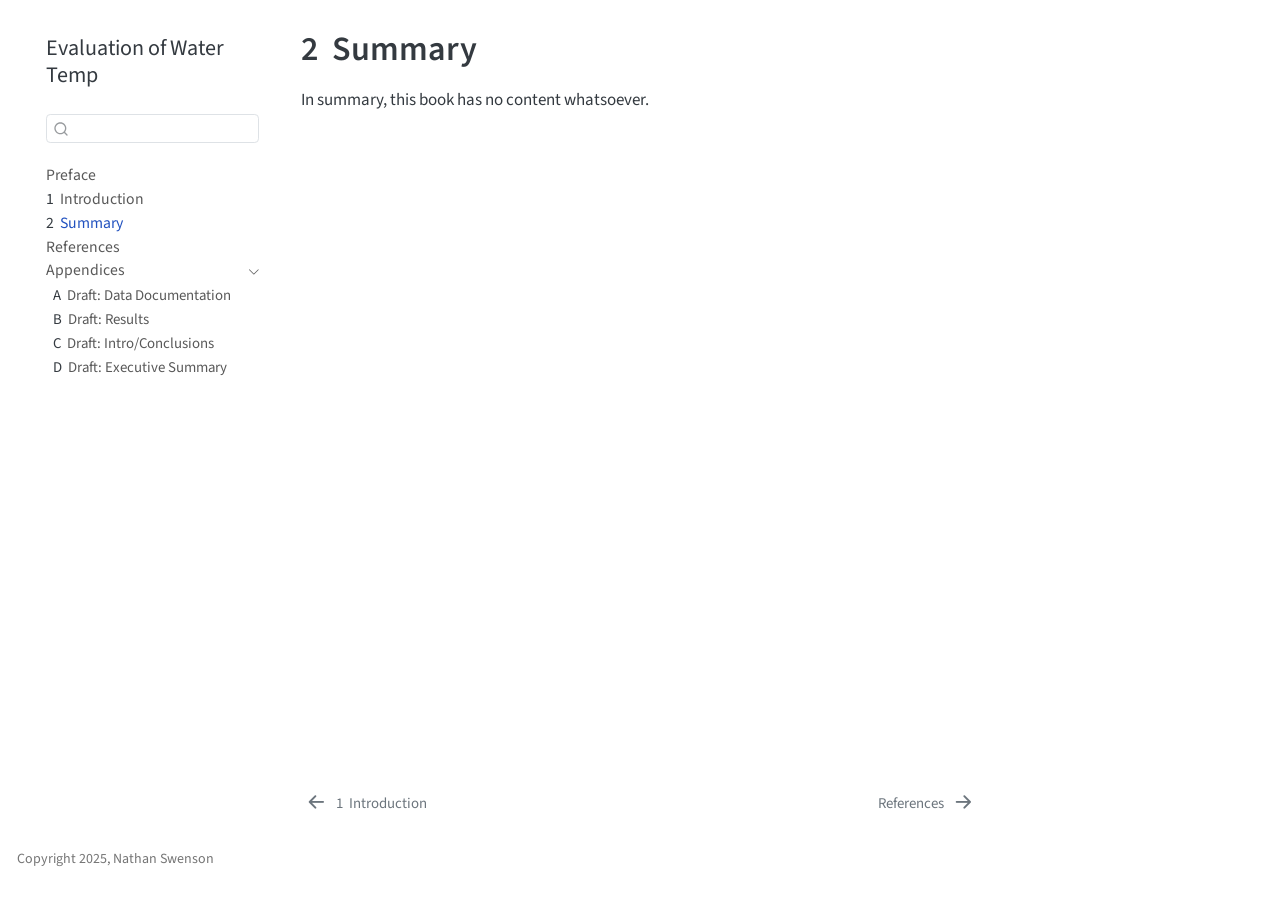
<file: docs/summary.html>
<!DOCTYPE html>
<html xmlns="http://www.w3.org/1999/xhtml" lang="en" xml:lang="en"><head>

<meta charset="utf-8">
<meta name="generator" content="quarto-1.6.40">

<meta name="viewport" content="width=device-width, initial-scale=1.0, user-scalable=yes">


<title>2&nbsp; Summary – Evaluation of Water Temp</title>
<style>
code{white-space: pre-wrap;}
span.smallcaps{font-variant: small-caps;}
div.columns{display: flex; gap: min(4vw, 1.5em);}
div.column{flex: auto; overflow-x: auto;}
div.hanging-indent{margin-left: 1.5em; text-indent: -1.5em;}
ul.task-list{list-style: none;}
ul.task-list li input[type="checkbox"] {
  width: 0.8em;
  margin: 0 0.8em 0.2em -1em; /* quarto-specific, see https://github.com/quarto-dev/quarto-cli/issues/4556 */ 
  vertical-align: middle;
}
</style>


<script src="site_libs/quarto-nav/quarto-nav.js"></script>
<script src="site_libs/quarto-nav/headroom.min.js"></script>
<script src="site_libs/clipboard/clipboard.min.js"></script>
<script src="site_libs/quarto-search/autocomplete.umd.js"></script>
<script src="site_libs/quarto-search/fuse.min.js"></script>
<script src="site_libs/quarto-search/quarto-search.js"></script>
<meta name="quarto:offset" content="./">
<link href="./references.html" rel="next">
<link href="./intro.html" rel="prev">
<script src="site_libs/quarto-html/quarto.js"></script>
<script src="site_libs/quarto-html/popper.min.js"></script>
<script src="site_libs/quarto-html/tippy.umd.min.js"></script>
<script src="site_libs/quarto-html/anchor.min.js"></script>
<link href="site_libs/quarto-html/tippy.css" rel="stylesheet">
<link href="site_libs/quarto-html/quarto-syntax-highlighting-dece3bd051e391dd7205a6b15f93dc59.css" rel="stylesheet" id="quarto-text-highlighting-styles">
<script src="site_libs/bootstrap/bootstrap.min.js"></script>
<link href="site_libs/bootstrap/bootstrap-icons.css" rel="stylesheet">
<link href="site_libs/bootstrap/bootstrap-989e5504e886528910461c002137a974.min.css" rel="stylesheet" append-hash="true" id="quarto-bootstrap" data-mode="light">
<script id="quarto-search-options" type="application/json">{
  "location": "sidebar",
  "copy-button": false,
  "collapse-after": 3,
  "panel-placement": "start",
  "type": "textbox",
  "limit": 50,
  "keyboard-shortcut": [
    "f",
    "/",
    "s"
  ],
  "show-item-context": false,
  "language": {
    "search-no-results-text": "No results",
    "search-matching-documents-text": "matching documents",
    "search-copy-link-title": "Copy link to search",
    "search-hide-matches-text": "Hide additional matches",
    "search-more-match-text": "more match in this document",
    "search-more-matches-text": "more matches in this document",
    "search-clear-button-title": "Clear",
    "search-text-placeholder": "",
    "search-detached-cancel-button-title": "Cancel",
    "search-submit-button-title": "Submit",
    "search-label": "Search"
  }
}</script>


</head>

<body class="nav-sidebar floating">

<div id="quarto-search-results"></div>
  <header id="quarto-header" class="headroom fixed-top">
  <nav class="quarto-secondary-nav">
    <div class="container-fluid d-flex">
      <button type="button" class="quarto-btn-toggle btn" data-bs-toggle="collapse" role="button" data-bs-target=".quarto-sidebar-collapse-item" aria-controls="quarto-sidebar" aria-expanded="false" aria-label="Toggle sidebar navigation" onclick="if (window.quartoToggleHeadroom) { window.quartoToggleHeadroom(); }">
        <i class="bi bi-layout-text-sidebar-reverse"></i>
      </button>
        <nav class="quarto-page-breadcrumbs" aria-label="breadcrumb"><ol class="breadcrumb"><li class="breadcrumb-item"><a href="./summary.html"><span class="chapter-number">2</span>&nbsp; <span class="chapter-title">Summary</span></a></li></ol></nav>
        <a class="flex-grow-1" role="navigation" data-bs-toggle="collapse" data-bs-target=".quarto-sidebar-collapse-item" aria-controls="quarto-sidebar" aria-expanded="false" aria-label="Toggle sidebar navigation" onclick="if (window.quartoToggleHeadroom) { window.quartoToggleHeadroom(); }">      
        </a>
      <button type="button" class="btn quarto-search-button" aria-label="Search" onclick="window.quartoOpenSearch();">
        <i class="bi bi-search"></i>
      </button>
    </div>
  </nav>
</header>
<!-- content -->
<div id="quarto-content" class="quarto-container page-columns page-rows-contents page-layout-article">
<!-- sidebar -->
  <nav id="quarto-sidebar" class="sidebar collapse collapse-horizontal quarto-sidebar-collapse-item sidebar-navigation floating overflow-auto">
    <div class="pt-lg-2 mt-2 text-left sidebar-header">
    <div class="sidebar-title mb-0 py-0">
      <a href="./">Evaluation of Water Temp</a> 
    </div>
      </div>
        <div class="mt-2 flex-shrink-0 align-items-center">
        <div class="sidebar-search">
        <div id="quarto-search" class="" title="Search"></div>
        </div>
        </div>
    <div class="sidebar-menu-container"> 
    <ul class="list-unstyled mt-1">
        <li class="sidebar-item">
  <div class="sidebar-item-container"> 
  <a href="./index.html" class="sidebar-item-text sidebar-link">
 <span class="menu-text">Preface</span></a>
  </div>
</li>
        <li class="sidebar-item">
  <div class="sidebar-item-container"> 
  <a href="./intro.html" class="sidebar-item-text sidebar-link">
 <span class="menu-text"><span class="chapter-number">1</span>&nbsp; <span class="chapter-title">Introduction</span></span></a>
  </div>
</li>
        <li class="sidebar-item">
  <div class="sidebar-item-container"> 
  <a href="./summary.html" class="sidebar-item-text sidebar-link active">
 <span class="menu-text"><span class="chapter-number">2</span>&nbsp; <span class="chapter-title">Summary</span></span></a>
  </div>
</li>
        <li class="sidebar-item">
  <div class="sidebar-item-container"> 
  <a href="./references.html" class="sidebar-item-text sidebar-link">
 <span class="menu-text">References</span></a>
  </div>
</li>
        <li class="sidebar-item sidebar-item-section">
      <div class="sidebar-item-container"> 
            <a class="sidebar-item-text sidebar-link text-start" data-bs-toggle="collapse" data-bs-target="#quarto-sidebar-section-1" role="navigation" aria-expanded="true">
 <span class="menu-text">Appendices</span></a>
          <a class="sidebar-item-toggle text-start" data-bs-toggle="collapse" data-bs-target="#quarto-sidebar-section-1" role="navigation" aria-expanded="true" aria-label="Toggle section">
            <i class="bi bi-chevron-right ms-2"></i>
          </a> 
      </div>
      <ul id="quarto-sidebar-section-1" class="collapse list-unstyled sidebar-section depth1 show">  
          <li class="sidebar-item">
  <div class="sidebar-item-container"> 
  <a href="./draft-data-doc.html" class="sidebar-item-text sidebar-link">
 <span class="menu-text"><span class="chapter-number">A</span>&nbsp; <span class="chapter-title">Draft: Data Documentation</span></span></a>
  </div>
</li>
          <li class="sidebar-item">
  <div class="sidebar-item-container"> 
  <a href="./draft-results.html" class="sidebar-item-text sidebar-link">
 <span class="menu-text"><span class="chapter-number">B</span>&nbsp; <span class="chapter-title">Draft: Results</span></span></a>
  </div>
</li>
          <li class="sidebar-item">
  <div class="sidebar-item-container"> 
  <a href="./draft-intro-conclusions.html" class="sidebar-item-text sidebar-link">
 <span class="menu-text"><span class="chapter-number">C</span>&nbsp; <span class="chapter-title">Draft: Intro/Conclusions</span></span></a>
  </div>
</li>
          <li class="sidebar-item">
  <div class="sidebar-item-container"> 
  <a href="./draft-exec-summary.html" class="sidebar-item-text sidebar-link">
 <span class="menu-text"><span class="chapter-number">D</span>&nbsp; <span class="chapter-title">Draft: Executive Summary</span></span></a>
  </div>
</li>
      </ul>
  </li>
    </ul>
    </div>
</nav>
<div id="quarto-sidebar-glass" class="quarto-sidebar-collapse-item" data-bs-toggle="collapse" data-bs-target=".quarto-sidebar-collapse-item"></div>
<!-- margin-sidebar -->
    <div id="quarto-margin-sidebar" class="sidebar margin-sidebar zindex-bottom">
        
    </div>
<!-- main -->
<main class="content" id="quarto-document-content">

<header id="title-block-header" class="quarto-title-block default">
<div class="quarto-title">
<h1 class="title"><span class="chapter-number">2</span>&nbsp; <span class="chapter-title">Summary</span></h1>
</div>



<div class="quarto-title-meta">

    
  
    
  </div>
  


</header>


<p>In summary, this book has no content whatsoever.</p>



</main> <!-- /main -->
<script id="quarto-html-after-body" type="application/javascript">
window.document.addEventListener("DOMContentLoaded", function (event) {
  const toggleBodyColorMode = (bsSheetEl) => {
    const mode = bsSheetEl.getAttribute("data-mode");
    const bodyEl = window.document.querySelector("body");
    if (mode === "dark") {
      bodyEl.classList.add("quarto-dark");
      bodyEl.classList.remove("quarto-light");
    } else {
      bodyEl.classList.add("quarto-light");
      bodyEl.classList.remove("quarto-dark");
    }
  }
  const toggleBodyColorPrimary = () => {
    const bsSheetEl = window.document.querySelector("link#quarto-bootstrap");
    if (bsSheetEl) {
      toggleBodyColorMode(bsSheetEl);
    }
  }
  toggleBodyColorPrimary();  
  const icon = "";
  const anchorJS = new window.AnchorJS();
  anchorJS.options = {
    placement: 'right',
    icon: icon
  };
  anchorJS.add('.anchored');
  const isCodeAnnotation = (el) => {
    for (const clz of el.classList) {
      if (clz.startsWith('code-annotation-')) {                     
        return true;
      }
    }
    return false;
  }
  const onCopySuccess = function(e) {
    // button target
    const button = e.trigger;
    // don't keep focus
    button.blur();
    // flash "checked"
    button.classList.add('code-copy-button-checked');
    var currentTitle = button.getAttribute("title");
    button.setAttribute("title", "Copied!");
    let tooltip;
    if (window.bootstrap) {
      button.setAttribute("data-bs-toggle", "tooltip");
      button.setAttribute("data-bs-placement", "left");
      button.setAttribute("data-bs-title", "Copied!");
      tooltip = new bootstrap.Tooltip(button, 
        { trigger: "manual", 
          customClass: "code-copy-button-tooltip",
          offset: [0, -8]});
      tooltip.show();    
    }
    setTimeout(function() {
      if (tooltip) {
        tooltip.hide();
        button.removeAttribute("data-bs-title");
        button.removeAttribute("data-bs-toggle");
        button.removeAttribute("data-bs-placement");
      }
      button.setAttribute("title", currentTitle);
      button.classList.remove('code-copy-button-checked');
    }, 1000);
    // clear code selection
    e.clearSelection();
  }
  const getTextToCopy = function(trigger) {
      const codeEl = trigger.previousElementSibling.cloneNode(true);
      for (const childEl of codeEl.children) {
        if (isCodeAnnotation(childEl)) {
          childEl.remove();
        }
      }
      return codeEl.innerText;
  }
  const clipboard = new window.ClipboardJS('.code-copy-button:not([data-in-quarto-modal])', {
    text: getTextToCopy
  });
  clipboard.on('success', onCopySuccess);
  if (window.document.getElementById('quarto-embedded-source-code-modal')) {
    const clipboardModal = new window.ClipboardJS('.code-copy-button[data-in-quarto-modal]', {
      text: getTextToCopy,
      container: window.document.getElementById('quarto-embedded-source-code-modal')
    });
    clipboardModal.on('success', onCopySuccess);
  }
    var localhostRegex = new RegExp(/^(?:http|https):\/\/localhost\:?[0-9]*\//);
    var mailtoRegex = new RegExp(/^mailto:/);
      var filterRegex = new RegExp('/' + window.location.host + '/');
    var isInternal = (href) => {
        return filterRegex.test(href) || localhostRegex.test(href) || mailtoRegex.test(href);
    }
    // Inspect non-navigation links and adorn them if external
 	var links = window.document.querySelectorAll('a[href]:not(.nav-link):not(.navbar-brand):not(.toc-action):not(.sidebar-link):not(.sidebar-item-toggle):not(.pagination-link):not(.no-external):not([aria-hidden]):not(.dropdown-item):not(.quarto-navigation-tool):not(.about-link)');
    for (var i=0; i<links.length; i++) {
      const link = links[i];
      if (!isInternal(link.href)) {
        // undo the damage that might have been done by quarto-nav.js in the case of
        // links that we want to consider external
        if (link.dataset.originalHref !== undefined) {
          link.href = link.dataset.originalHref;
        }
      }
    }
  function tippyHover(el, contentFn, onTriggerFn, onUntriggerFn) {
    const config = {
      allowHTML: true,
      maxWidth: 500,
      delay: 100,
      arrow: false,
      appendTo: function(el) {
          return el.parentElement;
      },
      interactive: true,
      interactiveBorder: 10,
      theme: 'quarto',
      placement: 'bottom-start',
    };
    if (contentFn) {
      config.content = contentFn;
    }
    if (onTriggerFn) {
      config.onTrigger = onTriggerFn;
    }
    if (onUntriggerFn) {
      config.onUntrigger = onUntriggerFn;
    }
    window.tippy(el, config); 
  }
  const noterefs = window.document.querySelectorAll('a[role="doc-noteref"]');
  for (var i=0; i<noterefs.length; i++) {
    const ref = noterefs[i];
    tippyHover(ref, function() {
      // use id or data attribute instead here
      let href = ref.getAttribute('data-footnote-href') || ref.getAttribute('href');
      try { href = new URL(href).hash; } catch {}
      const id = href.replace(/^#\/?/, "");
      const note = window.document.getElementById(id);
      if (note) {
        return note.innerHTML;
      } else {
        return "";
      }
    });
  }
  const xrefs = window.document.querySelectorAll('a.quarto-xref');
  const processXRef = (id, note) => {
    // Strip column container classes
    const stripColumnClz = (el) => {
      el.classList.remove("page-full", "page-columns");
      if (el.children) {
        for (const child of el.children) {
          stripColumnClz(child);
        }
      }
    }
    stripColumnClz(note)
    if (id === null || id.startsWith('sec-')) {
      // Special case sections, only their first couple elements
      const container = document.createElement("div");
      if (note.children && note.children.length > 2) {
        container.appendChild(note.children[0].cloneNode(true));
        for (let i = 1; i < note.children.length; i++) {
          const child = note.children[i];
          if (child.tagName === "P" && child.innerText === "") {
            continue;
          } else {
            container.appendChild(child.cloneNode(true));
            break;
          }
        }
        if (window.Quarto?.typesetMath) {
          window.Quarto.typesetMath(container);
        }
        return container.innerHTML
      } else {
        if (window.Quarto?.typesetMath) {
          window.Quarto.typesetMath(note);
        }
        return note.innerHTML;
      }
    } else {
      // Remove any anchor links if they are present
      const anchorLink = note.querySelector('a.anchorjs-link');
      if (anchorLink) {
        anchorLink.remove();
      }
      if (window.Quarto?.typesetMath) {
        window.Quarto.typesetMath(note);
      }
      if (note.classList.contains("callout")) {
        return note.outerHTML;
      } else {
        return note.innerHTML;
      }
    }
  }
  for (var i=0; i<xrefs.length; i++) {
    const xref = xrefs[i];
    tippyHover(xref, undefined, function(instance) {
      instance.disable();
      let url = xref.getAttribute('href');
      let hash = undefined; 
      if (url.startsWith('#')) {
        hash = url;
      } else {
        try { hash = new URL(url).hash; } catch {}
      }
      if (hash) {
        const id = hash.replace(/^#\/?/, "");
        const note = window.document.getElementById(id);
        if (note !== null) {
          try {
            const html = processXRef(id, note.cloneNode(true));
            instance.setContent(html);
          } finally {
            instance.enable();
            instance.show();
          }
        } else {
          // See if we can fetch this
          fetch(url.split('#')[0])
          .then(res => res.text())
          .then(html => {
            const parser = new DOMParser();
            const htmlDoc = parser.parseFromString(html, "text/html");
            const note = htmlDoc.getElementById(id);
            if (note !== null) {
              const html = processXRef(id, note);
              instance.setContent(html);
            } 
          }).finally(() => {
            instance.enable();
            instance.show();
          });
        }
      } else {
        // See if we can fetch a full url (with no hash to target)
        // This is a special case and we should probably do some content thinning / targeting
        fetch(url)
        .then(res => res.text())
        .then(html => {
          const parser = new DOMParser();
          const htmlDoc = parser.parseFromString(html, "text/html");
          const note = htmlDoc.querySelector('main.content');
          if (note !== null) {
            // This should only happen for chapter cross references
            // (since there is no id in the URL)
            // remove the first header
            if (note.children.length > 0 && note.children[0].tagName === "HEADER") {
              note.children[0].remove();
            }
            const html = processXRef(null, note);
            instance.setContent(html);
          } 
        }).finally(() => {
          instance.enable();
          instance.show();
        });
      }
    }, function(instance) {
    });
  }
      let selectedAnnoteEl;
      const selectorForAnnotation = ( cell, annotation) => {
        let cellAttr = 'data-code-cell="' + cell + '"';
        let lineAttr = 'data-code-annotation="' +  annotation + '"';
        const selector = 'span[' + cellAttr + '][' + lineAttr + ']';
        return selector;
      }
      const selectCodeLines = (annoteEl) => {
        const doc = window.document;
        const targetCell = annoteEl.getAttribute("data-target-cell");
        const targetAnnotation = annoteEl.getAttribute("data-target-annotation");
        const annoteSpan = window.document.querySelector(selectorForAnnotation(targetCell, targetAnnotation));
        const lines = annoteSpan.getAttribute("data-code-lines").split(",");
        const lineIds = lines.map((line) => {
          return targetCell + "-" + line;
        })
        let top = null;
        let height = null;
        let parent = null;
        if (lineIds.length > 0) {
            //compute the position of the single el (top and bottom and make a div)
            const el = window.document.getElementById(lineIds[0]);
            top = el.offsetTop;
            height = el.offsetHeight;
            parent = el.parentElement.parentElement;
          if (lineIds.length > 1) {
            const lastEl = window.document.getElementById(lineIds[lineIds.length - 1]);
            const bottom = lastEl.offsetTop + lastEl.offsetHeight;
            height = bottom - top;
          }
          if (top !== null && height !== null && parent !== null) {
            // cook up a div (if necessary) and position it 
            let div = window.document.getElementById("code-annotation-line-highlight");
            if (div === null) {
              div = window.document.createElement("div");
              div.setAttribute("id", "code-annotation-line-highlight");
              div.style.position = 'absolute';
              parent.appendChild(div);
            }
            div.style.top = top - 2 + "px";
            div.style.height = height + 4 + "px";
            div.style.left = 0;
            let gutterDiv = window.document.getElementById("code-annotation-line-highlight-gutter");
            if (gutterDiv === null) {
              gutterDiv = window.document.createElement("div");
              gutterDiv.setAttribute("id", "code-annotation-line-highlight-gutter");
              gutterDiv.style.position = 'absolute';
              const codeCell = window.document.getElementById(targetCell);
              const gutter = codeCell.querySelector('.code-annotation-gutter');
              gutter.appendChild(gutterDiv);
            }
            gutterDiv.style.top = top - 2 + "px";
            gutterDiv.style.height = height + 4 + "px";
          }
          selectedAnnoteEl = annoteEl;
        }
      };
      const unselectCodeLines = () => {
        const elementsIds = ["code-annotation-line-highlight", "code-annotation-line-highlight-gutter"];
        elementsIds.forEach((elId) => {
          const div = window.document.getElementById(elId);
          if (div) {
            div.remove();
          }
        });
        selectedAnnoteEl = undefined;
      };
        // Handle positioning of the toggle
    window.addEventListener(
      "resize",
      throttle(() => {
        elRect = undefined;
        if (selectedAnnoteEl) {
          selectCodeLines(selectedAnnoteEl);
        }
      }, 10)
    );
    function throttle(fn, ms) {
    let throttle = false;
    let timer;
      return (...args) => {
        if(!throttle) { // first call gets through
            fn.apply(this, args);
            throttle = true;
        } else { // all the others get throttled
            if(timer) clearTimeout(timer); // cancel #2
            timer = setTimeout(() => {
              fn.apply(this, args);
              timer = throttle = false;
            }, ms);
        }
      };
    }
      // Attach click handler to the DT
      const annoteDls = window.document.querySelectorAll('dt[data-target-cell]');
      for (const annoteDlNode of annoteDls) {
        annoteDlNode.addEventListener('click', (event) => {
          const clickedEl = event.target;
          if (clickedEl !== selectedAnnoteEl) {
            unselectCodeLines();
            const activeEl = window.document.querySelector('dt[data-target-cell].code-annotation-active');
            if (activeEl) {
              activeEl.classList.remove('code-annotation-active');
            }
            selectCodeLines(clickedEl);
            clickedEl.classList.add('code-annotation-active');
          } else {
            // Unselect the line
            unselectCodeLines();
            clickedEl.classList.remove('code-annotation-active');
          }
        });
      }
  const findCites = (el) => {
    const parentEl = el.parentElement;
    if (parentEl) {
      const cites = parentEl.dataset.cites;
      if (cites) {
        return {
          el,
          cites: cites.split(' ')
        };
      } else {
        return findCites(el.parentElement)
      }
    } else {
      return undefined;
    }
  };
  var bibliorefs = window.document.querySelectorAll('a[role="doc-biblioref"]');
  for (var i=0; i<bibliorefs.length; i++) {
    const ref = bibliorefs[i];
    const citeInfo = findCites(ref);
    if (citeInfo) {
      tippyHover(citeInfo.el, function() {
        var popup = window.document.createElement('div');
        citeInfo.cites.forEach(function(cite) {
          var citeDiv = window.document.createElement('div');
          citeDiv.classList.add('hanging-indent');
          citeDiv.classList.add('csl-entry');
          var biblioDiv = window.document.getElementById('ref-' + cite);
          if (biblioDiv) {
            citeDiv.innerHTML = biblioDiv.innerHTML;
          }
          popup.appendChild(citeDiv);
        });
        return popup.innerHTML;
      });
    }
  }
});
</script>
<nav class="page-navigation">
  <div class="nav-page nav-page-previous">
      <a href="./intro.html" class="pagination-link" aria-label="Introduction">
        <i class="bi bi-arrow-left-short"></i> <span class="nav-page-text"><span class="chapter-number">1</span>&nbsp; <span class="chapter-title">Introduction</span></span>
      </a>          
  </div>
  <div class="nav-page nav-page-next">
      <a href="./references.html" class="pagination-link" aria-label="References">
        <span class="nav-page-text">References</span> <i class="bi bi-arrow-right-short"></i>
      </a>
  </div>
</nav>
</div> <!-- /content -->
<footer class="footer">
  <div class="nav-footer">
    <div class="nav-footer-left">
<p>Copyright 2025, Nathan Swenson</p>
</div>   
    <div class="nav-footer-center">
      &nbsp;
    </div>
    <div class="nav-footer-right">
      &nbsp;
    </div>
  </div>
</footer>




</body></html>
</file>
<file: docs/site_libs/quarto-html/tippy.css>
.tippy-box[data-animation=fade][data-state=hidden]{opacity:0}[data-tippy-root]{max-width:calc(100vw - 10px)}.tippy-box{position:relative;background-color:#333;color:#fff;border-radius:4px;font-size:14px;line-height:1.4;white-space:normal;outline:0;transition-property:transform,visibility,opacity}.tippy-box[data-placement^=top]>.tippy-arrow{bottom:0}.tippy-box[data-placement^=top]>.tippy-arrow:before{bottom:-7px;left:0;border-width:8px 8px 0;border-top-color:initial;transform-origin:center top}.tippy-box[data-placement^=bottom]>.tippy-arrow{top:0}.tippy-box[data-placement^=bottom]>.tippy-arrow:before{top:-7px;left:0;border-width:0 8px 8px;border-bottom-color:initial;transform-origin:center bottom}.tippy-box[data-placement^=left]>.tippy-arrow{right:0}.tippy-box[data-placement^=left]>.tippy-arrow:before{border-width:8px 0 8px 8px;border-left-color:initial;right:-7px;transform-origin:center left}.tippy-box[data-placement^=right]>.tippy-arrow{left:0}.tippy-box[data-placement^=right]>.tippy-arrow:before{left:-7px;border-width:8px 8px 8px 0;border-right-color:initial;transform-origin:center right}.tippy-box[data-inertia][data-state=visible]{transition-timing-function:cubic-bezier(.54,1.5,.38,1.11)}.tippy-arrow{width:16px;height:16px;color:#333}.tippy-arrow:before{content:"";position:absolute;border-color:transparent;border-style:solid}.tippy-content{position:relative;padding:5px 9px;z-index:1}
</file>
<file: docs/site_libs/quarto-html/quarto-syntax-highlighting-dece3bd051e391dd7205a6b15f93dc59.css>
/* quarto syntax highlight colors */
:root {
  --quarto-hl-ot-color: #d91e18;
  --quarto-hl-at-color: #a55a00;
  --quarto-hl-ss-color: #008000;
  --quarto-hl-an-color: #696969;
  --quarto-hl-fu-color: #06287e;
  --quarto-hl-st-color: #008000;
  --quarto-hl-cf-color: #d91e18;
  --quarto-hl-op-color: #00769e;
  --quarto-hl-er-color: #7928a1;
  --quarto-hl-bn-color: #7928a1;
  --quarto-hl-al-color: #7928a1;
  --quarto-hl-va-color: #a55a00;
  --quarto-hl-bu-color: inherit;
  --quarto-hl-ex-color: inherit;
  --quarto-hl-pp-color: #7928a1;
  --quarto-hl-in-color: #696969;
  --quarto-hl-vs-color: #008000;
  --quarto-hl-wa-color: #696969;
  --quarto-hl-do-color: #696969;
  --quarto-hl-im-color: inherit;
  --quarto-hl-ch-color: #008000;
  --quarto-hl-dt-color: #7928a1;
  --quarto-hl-fl-color: #a55a00;
  --quarto-hl-co-color: #696969;
  --quarto-hl-cv-color: #696969;
  --quarto-hl-cn-color: #d91e18;
  --quarto-hl-sc-color: #00769e;
  --quarto-hl-dv-color: #7928a1;
  --quarto-hl-kw-color: #d91e18;
}

/* other quarto variables */
:root {
  --quarto-font-monospace: SFMono-Regular, Menlo, Monaco, Consolas, "Liberation Mono", "Courier New", monospace;
}

pre > code.sourceCode > span {
  color: #545454;
}

code span {
  color: #545454;
}

code.sourceCode > span {
  color: #545454;
}

div.sourceCode,
div.sourceCode pre.sourceCode {
  color: #545454;
}

code span.ot {
  color: #d91e18;
  font-style: inherit;
}

code span.at {
  color: #a55a00;
  font-style: inherit;
}

code span.ss {
  color: #008000;
  font-style: inherit;
}

code span.an {
  color: #696969;
  font-style: inherit;
}

code span.fu {
  color: #06287e;
  font-style: inherit;
}

code span.st {
  color: #008000;
  font-style: inherit;
}

code span.cf {
  color: #d91e18;
  font-style: inherit;
}

code span.op {
  color: #00769e;
  font-style: inherit;
}

code span.er {
  color: #7928a1;
  font-style: inherit;
}

code span.bn {
  color: #7928a1;
  font-style: inherit;
}

code span.al {
  color: #7928a1;
  font-style: inherit;
}

code span.va {
  color: #a55a00;
  font-style: inherit;
}

code span.bu {
  font-style: inherit;
}

code span.ex {
  font-style: inherit;
}

code span.pp {
  color: #7928a1;
  font-style: inherit;
}

code span.in {
  color: #696969;
  font-style: inherit;
}

code span.vs {
  color: #008000;
  font-style: inherit;
}

code span.wa {
  color: #696969;
  font-style: italic;
}

code span.do {
  color: #696969;
  font-style: italic;
}

code span.im {
  font-style: inherit;
}

code span.ch {
  color: #008000;
  font-style: inherit;
}

code span.dt {
  color: #7928a1;
  font-style: inherit;
}

code span.fl {
  color: #a55a00;
  font-style: inherit;
}

code span.co {
  color: #696969;
  font-style: inherit;
}

code span.cv {
  color: #696969;
  font-style: italic;
}

code span.cn {
  color: #d91e18;
  font-style: inherit;
}

code span.sc {
  color: #00769e;
  font-style: inherit;
}

code span.dv {
  color: #7928a1;
  font-style: inherit;
}

code span.kw {
  color: #d91e18;
  font-style: inherit;
}

.prevent-inlining {
  content: "</";
}

/*# sourceMappingURL=d529fb46b0d80f642ecba0ce5044f929.css.map */
</file>
